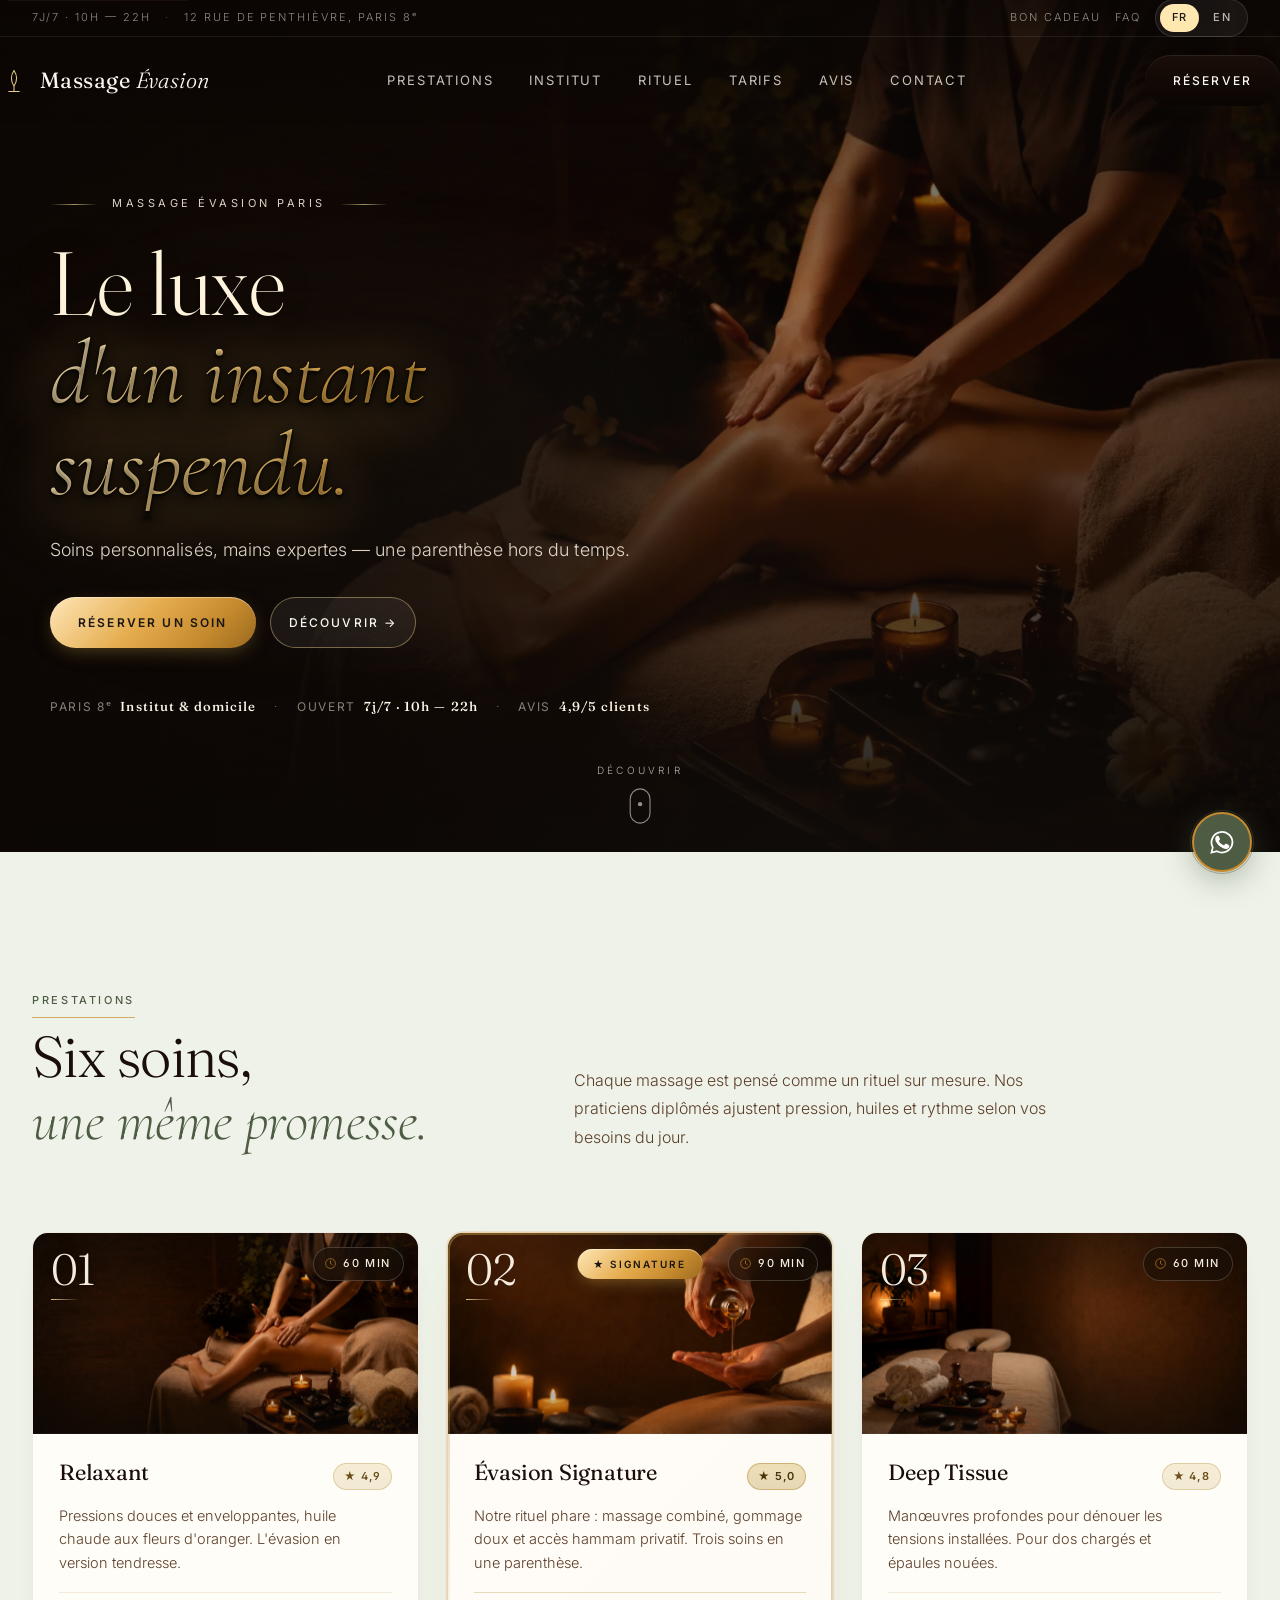
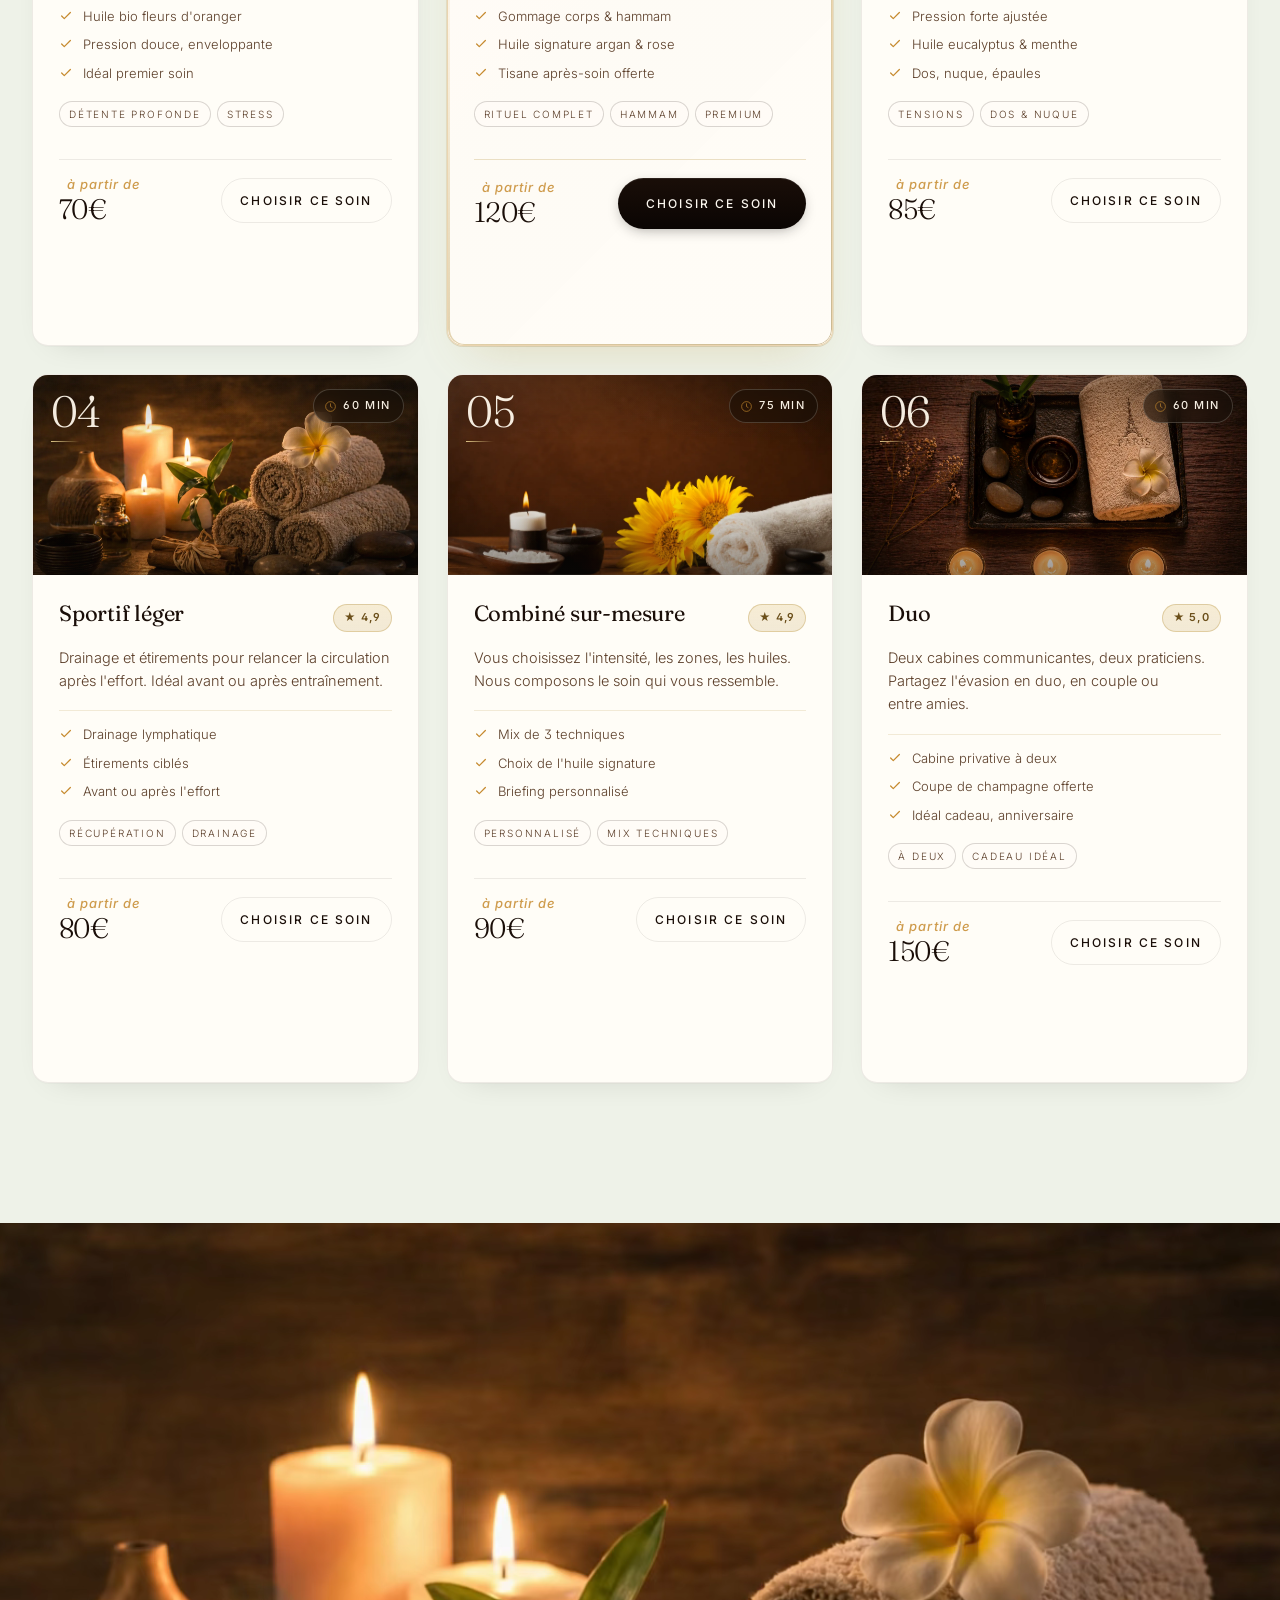
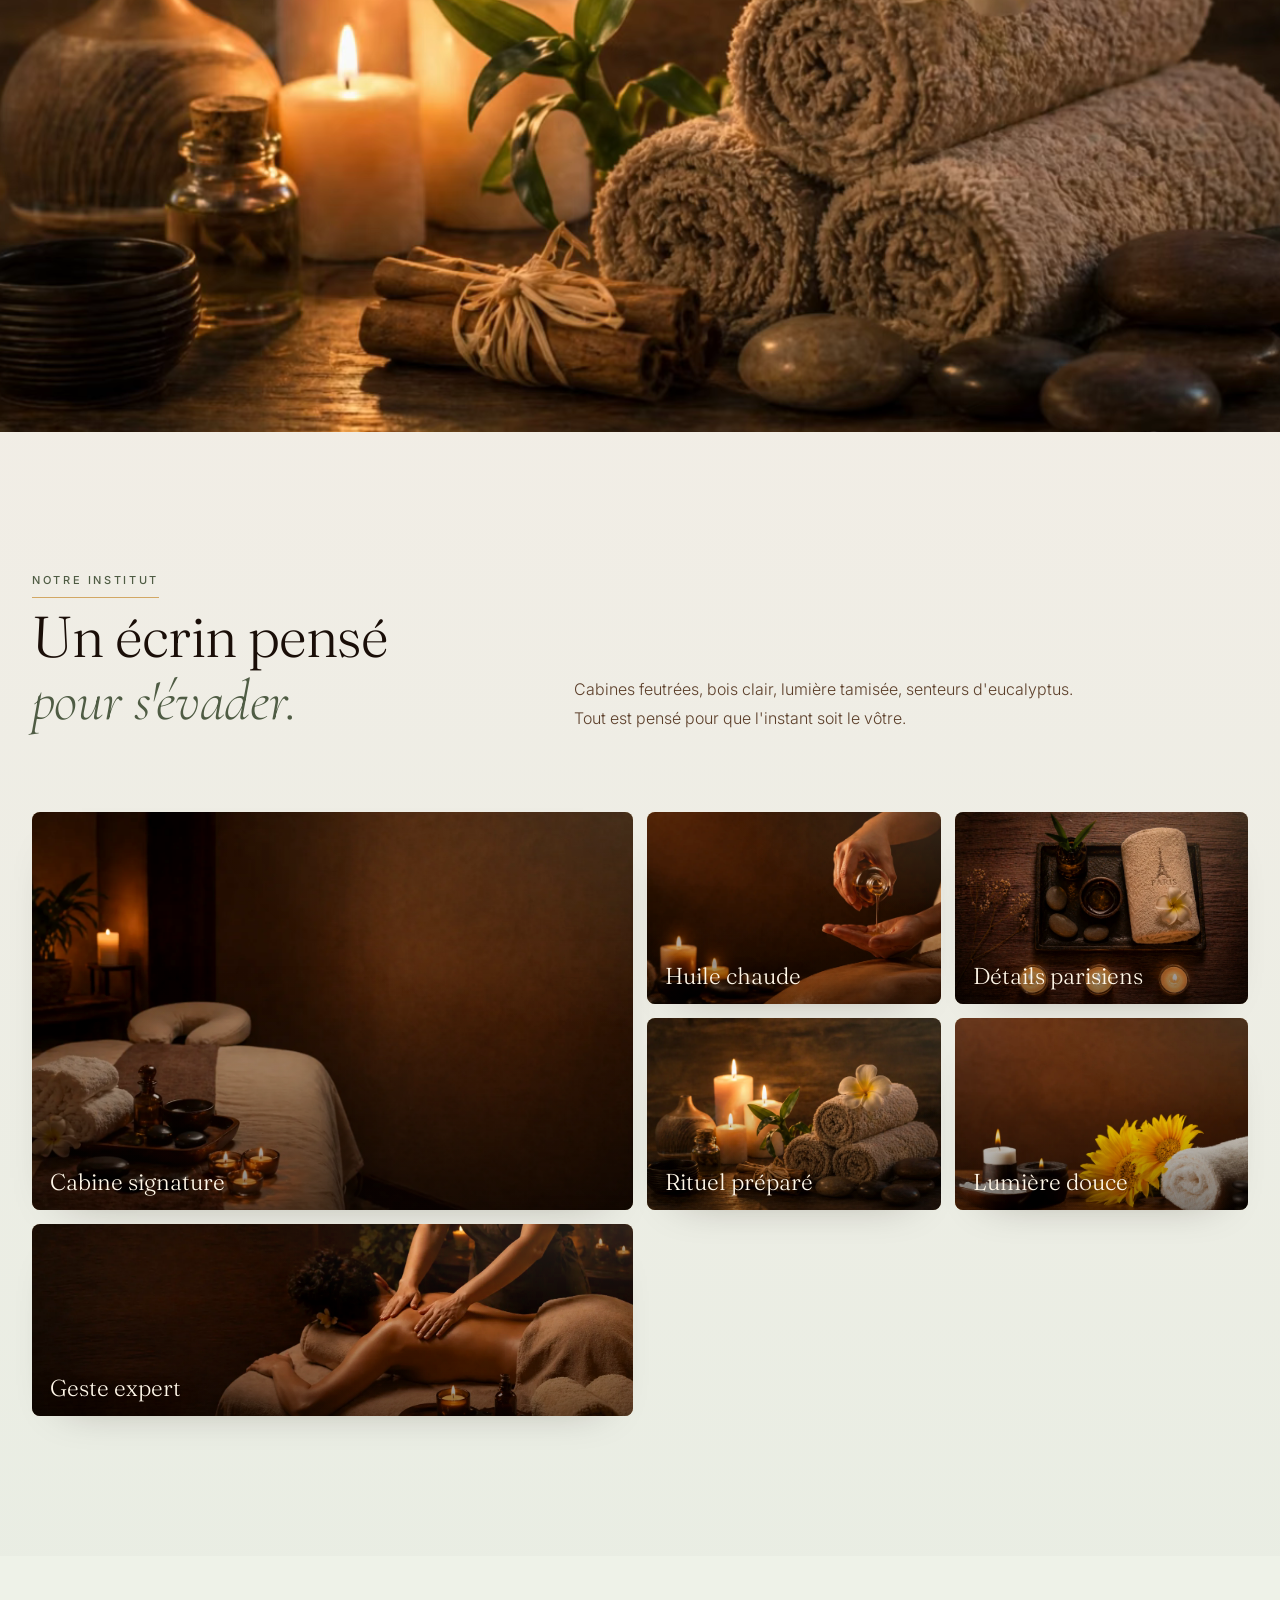
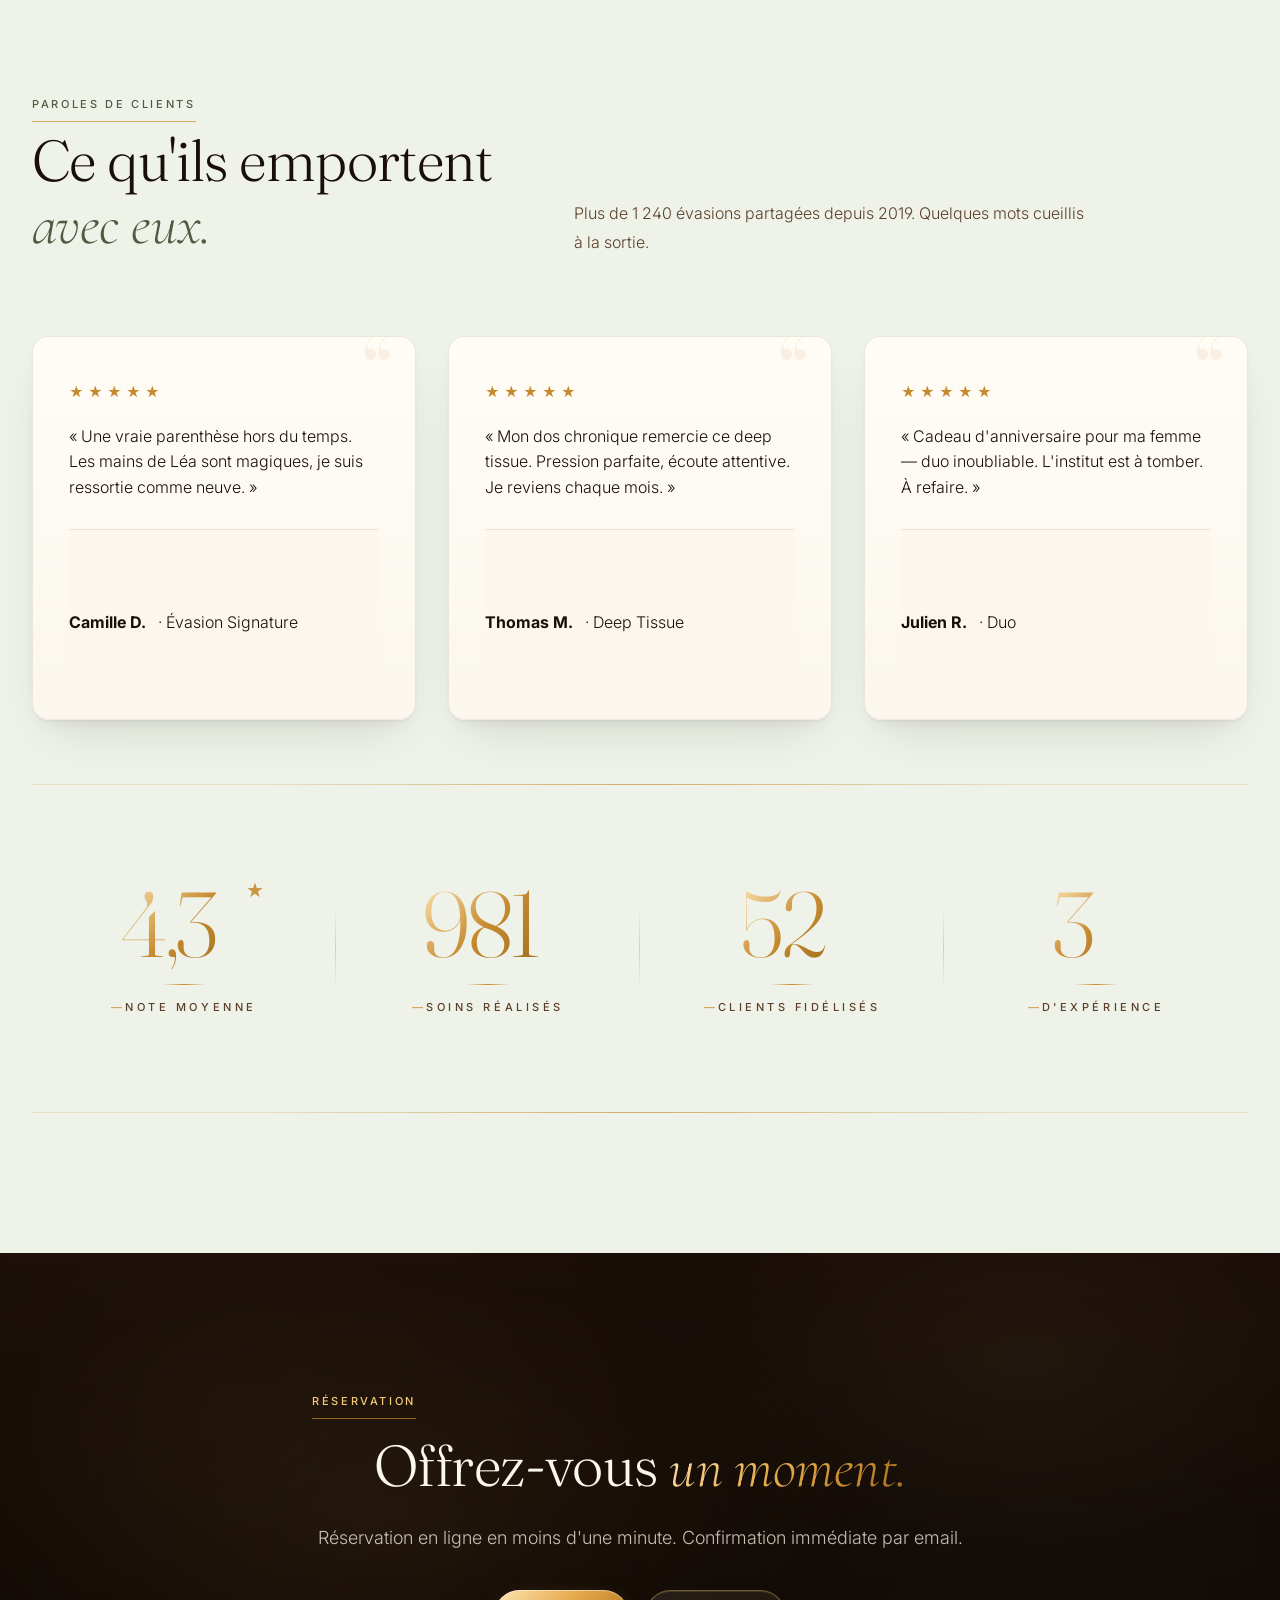
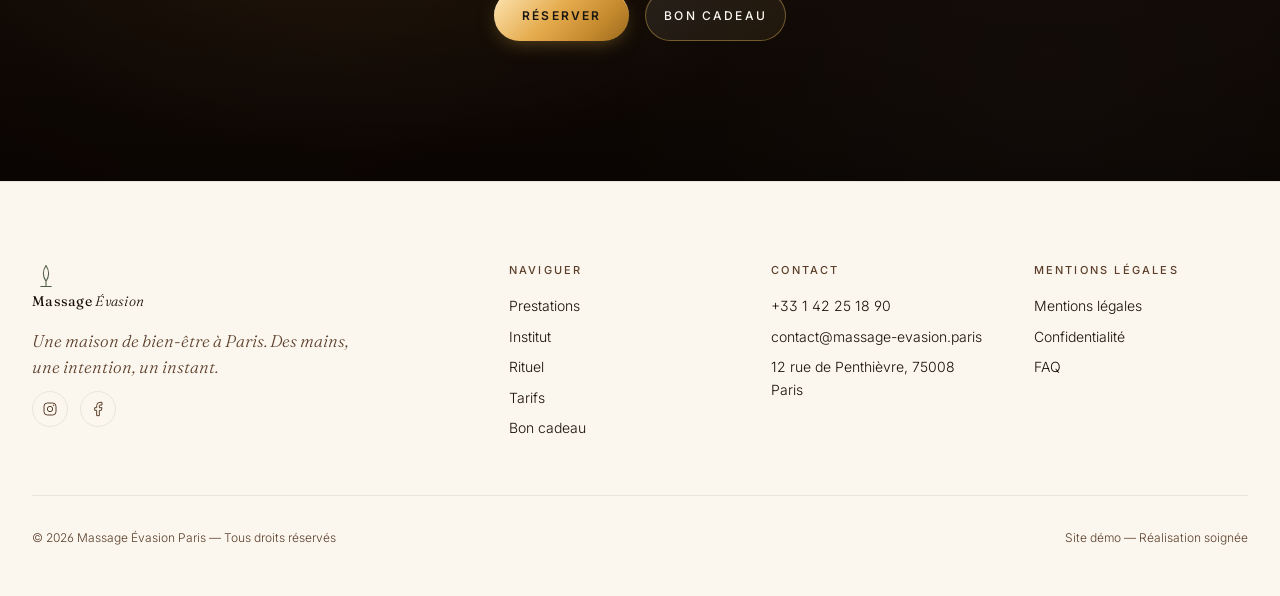
<file: index.html>
<!DOCTYPE html>
<html lang="fr" data-palette="sage" data-typo="editorial" data-btn="pill">
<head>
<meta charset="UTF-8" />
<meta name="viewport" content="width=device-width, initial-scale=1, viewport-fit=cover" />
<meta name="theme-color" content="#FBF8F3" />
<title>Massage Évasion Paris 8e — Institut bien-être & domicile</title>
<meta name="description" content="Institut de massage haut de gamme à Paris 8ᵉ. Soins personnalisés, ambiance feutrée, mains expertes. À domicile ou en cabine, 7j/7 de 10h à 22h." />
<meta name="author" content="Massage Évasion Paris" />
<link rel="canonical" href="https://massage-evasion.paris/" />
<link rel="alternate" hreflang="fr" href="https://massage-evasion.paris/" />
<link rel="alternate" hreflang="en" href="https://massage-evasion.paris/?lang=en" />

<!-- Open Graph -->
<meta property="og:type" content="website" />
<meta property="og:url" content="https://massage-evasion.paris/" />
<meta property="og:title" content="Massage Évasion Paris — Maison de bien-être" />
<meta property="og:description" content="Votre parenthèse de sérénité au cœur de Paris. Soins personnalisés, mains expertes." />
<meta property="og:image" content="https://massage-evasion.paris/assets/images/og-cover.jpg" />
<meta property="og:locale" content="fr_FR" />
<meta property="og:locale:alternate" content="en_US" />

<!-- Twitter -->
<meta name="twitter:card" content="summary_large_image" />
<meta name="twitter:title" content="Massage Évasion Paris" />
<meta name="twitter:description" content="Maison de bien-être à Paris 8ᵉ. Soins personnalisés, mains expertes." />
<meta name="twitter:image" content="https://massage-evasion.paris/assets/images/og-cover.jpg" />

<!-- Manifest & Icons -->
<link rel="manifest" href="manifest.webmanifest" />
<link rel="icon" type="image/svg+xml" href="assets/images/favicon.svg" />

<!-- Fonts (chargement non-bloquant avec print->all swap) -->
<link rel="preconnect" href="https://fonts.googleapis.com" />
<link rel="preconnect" href="https://fonts.gstatic.com" crossorigin />
<link rel="preload" as="style" href="https://fonts.googleapis.com/css2?family=Cormorant+Garamond:ital,wght@0,400;1,400&family=Fraunces:opsz,wght@9..144,400;9..144,500&family=Inter:wght@400;500;600&display=swap" />
<link rel="stylesheet" media="print" onload="this.media='all'" href="https://fonts.googleapis.com/css2?family=Cormorant+Garamond:ital,wght@0,400;1,400&family=Fraunces:opsz,wght@9..144,400;9..144,500&family=Inter:wght@400;500;600&display=swap" />
<noscript><link rel="stylesheet" href="https://fonts.googleapis.com/css2?family=Cormorant+Garamond:ital,wght@0,400;1,400&family=Fraunces:opsz,wght@9..144,400;9..144,500&family=Inter:wght@400;500;600&display=swap" /></noscript>

<!-- Styles -->
<link rel="stylesheet" href="assets/css/bundle.min.css?v=3" />
<!-- Schema.org JSON-LD -->
<script type="application/ld+json">
{
  "@context": "https://schema.org",
  "@type": ["HealthAndBeautyBusiness", "DaySpa", "LocalBusiness"],
  "name": "Massage Évasion Paris",
  "image": "https://massage-evasion.paris/assets/images/og-cover.jpg",
  "url": "https://massage-evasion.paris",
  "telephone": "+33 1 42 25 18 90",
  "priceRange": "€€",
  "address": {
    "@type": "PostalAddress",
    "streetAddress": "12 rue de Penthièvre",
    "addressLocality": "Paris",
    "postalCode": "75008",
    "addressCountry": "FR"
  },
  "geo": { "@type": "GeoCoordinates", "latitude": 48.8736, "longitude": 2.3137 },
  "openingHoursSpecification": [{
    "@type": "OpeningHoursSpecification",
    "dayOfWeek": ["Monday","Tuesday","Wednesday","Thursday","Friday","Saturday","Sunday"],
    "opens": "10:00", "closes": "22:00"
  }],
  "aggregateRating": { "@type": "AggregateRating", "ratingValue": "4.9", "reviewCount": "127" },
  "sameAs": ["https://www.instagram.com/massage.evasion.paris"]
}
</script>
</head>
<body>

<a href="#main" class="skip-link">Aller au contenu</a>

<!-- ============== NAV (2 rangées) ============== -->
<header class="nav" id="nav">

  <!-- Rangée 1 : utilitaire fine -->
  <div class="nav-utility">
    <div class="wrap nav-utility-inner">
      <div class="nav-utility-left">
        <span data-i18n="util.hours">7j/7 · 10h — 22h</span>
        <span class="sep">·</span>
        <span data-i18n="util.address">12 rue de Penthièvre, Paris 8ᵉ</span>
      </div>
      <div class="nav-utility-right">
        <a href="bon-cadeau.html" data-i18n="util.gift">Bon cadeau</a>
        <a href="faq.html" data-i18n="util.faq">FAQ</a>
        <div class="lang" role="group" aria-label="Langue">
          <button data-lang="fr" class="on" aria-pressed="true">FR</button>
          <button data-lang="en" aria-pressed="false">EN</button>
        </div>
      </div>
    </div>
  </div>

  <!-- Rangée 2 : nav principale -->
  <div class="wrap nav-inner">
    <a href="index.html" class="brand" aria-label="Massage Évasion Paris">
      <span class="brand-mark" aria-hidden="true">
        <svg viewBox="0 0 32 32" fill="none" xmlns="http://www.w3.org/2000/svg">
          <path d="M16 4c-4 6-4 12 0 18M16 4c4 6 4 12 0 18M16 22v6M10 28h12" stroke="currentColor" stroke-width="1.2" stroke-linecap="round" />
        </svg>
      </span>
      <span>Massage <em>Évasion</em></span>
    </a>

    <nav class="nav-links" aria-label="Navigation principale">
      <a href="prestations.html" data-i18n="nav.presta">Prestations</a>
      <a href="institut.html" data-i18n="nav.institut">Institut</a>
      <a href="rituel.html" data-i18n="nav.rituel">Rituel</a>
      <a href="tarifs.html" data-i18n="nav.tarifs">Tarifs</a>
      <a href="avis.html" data-i18n="nav.avis">Avis</a>
      <a href="contact.html" data-i18n="nav.contact">Contact</a>
    </nav>

    <div style="display:flex;gap:14px;align-items:center;">
      <a href="reservation.html" class="btn btn-primary btn-sm" data-i18n="nav.book">Réserver</a>
      <button class="burger" aria-label="Menu" aria-expanded="false" aria-controls="nav-mobile">
        <span></span><span></span><span></span>
      </button>
    </div>
  </div>

  <nav class="nav-mobile" id="nav-mobile" aria-label="Menu mobile">
    <a href="index.html" data-i18n="nav.home">Accueil</a>
    <a href="prestations.html" data-i18n="nav.presta">Prestations</a>
    <a href="institut.html" data-i18n="nav.institut">Institut</a>
    <a href="rituel.html" data-i18n="nav.rituel">Rituel</a>
    <a href="tarifs.html" data-i18n="nav.tarifs">Tarifs</a>
    <a href="avis.html" data-i18n="nav.avis">Avis</a>
    <a href="faq.html" data-i18n="nav.faq">FAQ</a>
    <a href="contact.html" data-i18n="nav.contact">Contact</a>
    <a href="reservation.html" class="btn btn-primary nav-mobile-cta" data-i18n="nav.book">Réserver</a>
  </nav>
</header>

<main id="main">

<!-- ============== HERO CINEMATIC ============== -->
<section class="hero-cine" aria-label="Hero cinématique">
  <div class="hero-cine-media" aria-hidden="true">
    <img class="hero-cine-fallback"
         src="assets/images/photos/massage-leg.webp"
         alt=""
         fetchpriority="high"
         decoding="async" />
    <video class="hero-cine-video"
           autoplay muted loop playsinline preload="metadata"
           poster="assets/images/photos/massage-leg.webp">
      <source src="assets/video/hero.webm" type="video/webm" />
      <source src="assets/video/hero.mp4" type="video/mp4" />
    </video>
  </div>
  <div class="hero-cine-veil" aria-hidden="true"></div>
  <div class="hero-cine-grain" aria-hidden="true"></div>

  <div class="hero-cine-inner">
    <div class="hero-cine-eyebrow fade-up">
      <span class="hairline" aria-hidden="true"></span>
      <span data-i18n="hero.eyebrow">Massage Évasion Paris</span>
      <span class="hairline" aria-hidden="true"></span>
    </div>

    <h1 class="hero-cine-title fade-up d1">
      <span class="line" data-i18n="hero.h1a">Le luxe</span>
      <span class="line italic" data-i18n="hero.h1b">d'un instant</span>
      <span class="line italic" data-i18n="hero.h1c">suspendu.</span>
    </h1>

    <p class="hero-cine-lead fade-up d2" data-i18n="hero.lead">
      Soins personnalisés, mains expertes — une parenthèse hors du temps.
    </p>

    <div class="hero-cine-ctas fade-up d3">
      <a href="reservation.html" class="btn btn-gold" data-i18n="hero.cta1">Réserver un soin</a>
      <a href="prestations.html" class="btn btn-ghost" data-i18n="hero.cta2">Découvrir →</a>
    </div>

    <div class="hero-cine-meta fade-up d4" aria-label="Informations clés">
      <div><span data-i18n="hero.meta1">Paris 8ᵉ</span><strong data-i18n="hero.meta1b">Institut & domicile</strong></div>
      <span class="dot" aria-hidden="true">·</span>
      <div><span data-i18n="hero.meta2">Ouvert</span><strong data-i18n="hero.meta2b">7j/7 · 10h — 22h</strong></div>
      <span class="dot" aria-hidden="true">·</span>
      <div><span data-i18n="hero.meta3">Avis</span><strong data-i18n="hero.meta3b">4,9/5 clients</strong></div>
    </div>
  </div>

  <a href="#prestations" class="hero-cine-scroll" aria-label="Découvrir">
    <span data-i18n="hero.scroll">Découvrir</span>
    <svg width="22" height="36" viewBox="0 0 24 40" fill="none" aria-hidden="true" style="width:22px;height:36px;display:block;">
      <rect x="1" y="1" width="22" height="38" rx="11" stroke="currentColor" stroke-width="1.2"/>
      <circle cx="12" cy="10" r="2.4" fill="currentColor">
        <animate attributeName="cy" values="10;26;10" dur="2.4s" repeatCount="indefinite"/>
      </circle>
    </svg>
  </a>
</section>

<!-- ============== PRESTATIONS ============== -->
<section id="prestations" class="section bg-soft">
  <div class="wrap">
    <header class="section-head">
      <div>
        <div class="section-label fade-up"><span class="under" data-i18n="presta.label">Prestations</span></div>
        <h2 class="section-title fade-up d1">
          <span data-i18n="presta.title1">Six soins,</span><br />
          <em data-i18n="presta.title2">une même promesse.</em>
        </h2>
      </div>
      <p class="section-desc fade-up d2" data-i18n="presta.desc">
        Chaque massage est pensé comme un rituel sur mesure. Nos praticiens diplômés ajustent pression, huiles et rythme selon vos besoins du jour.
      </p>
    </header>

    <div class="presta-grid">
      <article class="presta-card fade-up">
        <div class="presta-img">
          <img src="assets/images/photos/massage-leg.webp" alt="Massage relaxant à la lueur des bougies" loading="lazy" />
          <span class="presta-num">01</span>
          <span class="presta-duration"><svg viewBox="0 0 24 24" fill="none" aria-hidden="true"><circle cx="12" cy="12" r="9" stroke="currentColor" stroke-width="1.2"/><path d="M12 7v5l3 2" stroke="currentColor" stroke-width="1.2" stroke-linecap="round"/></svg>60 min</span>
        </div>
        <div class="presta-body">
          <div class="presta-headline">
            <h3 data-i18n="p1.title">Relaxant</h3>
            <span class="presta-rate">★ 4,9</span>
          </div>
          <p data-i18n="p1.desc">Pressions douces et enveloppantes, huile chaude aux fleurs d'oranger.</p>
          <ul class="presta-features">
            <li><svg viewBox="0 0 16 16" aria-hidden="true"><path d="M3 8l3 3 7-7" stroke="currentColor" stroke-width="1.4" fill="none" stroke-linecap="round" stroke-linejoin="round"/></svg>Huile bio fleurs d'oranger</li>
            <li><svg viewBox="0 0 16 16" aria-hidden="true"><path d="M3 8l3 3 7-7" stroke="currentColor" stroke-width="1.4" fill="none" stroke-linecap="round" stroke-linejoin="round"/></svg>Pression douce, enveloppante</li>
            <li><svg viewBox="0 0 16 16" aria-hidden="true"><path d="M3 8l3 3 7-7" stroke="currentColor" stroke-width="1.4" fill="none" stroke-linecap="round" stroke-linejoin="round"/></svg>Idéal premier soin</li>
          </ul>
          <div class="presta-tags"><span data-i18n="p1.t1">Détente profonde</span><span data-i18n="p1.t2">Stress</span></div>
          <div class="presta-foot">
            <div class="presta-price"><small class="presta-from">à partir de</small>70€</div>
            <a href="reservation.html?service=relaxant" class="btn btn-ghost btn-sm" data-i18n="presta.choose">Choisir →</a>
          </div>
        </div>
      </article>

      <article class="presta-card featured fade-up d1">
        <span class="presta-ribbon">★ Signature</span>
        <div class="presta-img">
          <img src="assets/images/photos/oil-pour.webp" alt="Rituel signature avec huile chaude" loading="lazy" />
          <span class="presta-num">02</span>
          <span class="presta-duration"><svg viewBox="0 0 24 24" fill="none" aria-hidden="true"><circle cx="12" cy="12" r="9" stroke="currentColor" stroke-width="1.2"/><path d="M12 7v5l3 2" stroke="currentColor" stroke-width="1.2" stroke-linecap="round"/></svg>90 min</span>
        </div>
        <div class="presta-body">
          <div class="presta-headline">
            <h3 data-i18n="p2.title">Évasion Signature</h3>
            <span class="presta-rate">★ 5,0</span>
          </div>
          <p data-i18n="p2.desc">Rituel phare : massage combiné, gommage doux et accès hammam privatif.</p>
          <ul class="presta-features">
            <li><svg viewBox="0 0 16 16" aria-hidden="true"><path d="M3 8l3 3 7-7" stroke="currentColor" stroke-width="1.4" fill="none" stroke-linecap="round" stroke-linejoin="round"/></svg>Gommage corps & hammam</li>
            <li><svg viewBox="0 0 16 16" aria-hidden="true"><path d="M3 8l3 3 7-7" stroke="currentColor" stroke-width="1.4" fill="none" stroke-linecap="round" stroke-linejoin="round"/></svg>Huile signature argan & rose</li>
            <li><svg viewBox="0 0 16 16" aria-hidden="true"><path d="M3 8l3 3 7-7" stroke="currentColor" stroke-width="1.4" fill="none" stroke-linecap="round" stroke-linejoin="round"/></svg>Tisane après-soin offerte</li>
          </ul>
          <div class="presta-tags"><span data-i18n="p2.t1">Rituel complet</span><span data-i18n="p2.t2">Hammam</span><span data-i18n="p2.t3">Premium</span></div>
          <div class="presta-foot">
            <div class="presta-price"><small class="presta-from">à partir de</small>120€</div>
            <a href="reservation.html?service=signature" class="btn btn-primary btn-sm" data-i18n="presta.choose">Choisir →</a>
          </div>
        </div>
      </article>

      <article class="presta-card fade-up d2">
        <div class="presta-img">
          <img src="assets/images/photos/spa-room.webp" alt="Cabine spa intimiste" loading="lazy" />
          <span class="presta-num">03</span>
          <span class="presta-duration"><svg viewBox="0 0 24 24" fill="none" aria-hidden="true"><circle cx="12" cy="12" r="9" stroke="currentColor" stroke-width="1.2"/><path d="M12 7v5l3 2" stroke="currentColor" stroke-width="1.2" stroke-linecap="round"/></svg>60 min</span>
        </div>
        <div class="presta-body">
          <div class="presta-headline">
            <h3 data-i18n="p3.title">Deep Tissue</h3>
            <span class="presta-rate">★ 4,8</span>
          </div>
          <p data-i18n="p3.desc">Manœuvres profondes pour dénouer les tensions installées.</p>
          <ul class="presta-features">
            <li><svg viewBox="0 0 16 16" aria-hidden="true"><path d="M3 8l3 3 7-7" stroke="currentColor" stroke-width="1.4" fill="none" stroke-linecap="round" stroke-linejoin="round"/></svg>Pression forte ajustée</li>
            <li><svg viewBox="0 0 16 16" aria-hidden="true"><path d="M3 8l3 3 7-7" stroke="currentColor" stroke-width="1.4" fill="none" stroke-linecap="round" stroke-linejoin="round"/></svg>Huile eucalyptus & menthe</li>
            <li><svg viewBox="0 0 16 16" aria-hidden="true"><path d="M3 8l3 3 7-7" stroke="currentColor" stroke-width="1.4" fill="none" stroke-linecap="round" stroke-linejoin="round"/></svg>Dos, nuque, épaules</li>
          </ul>
          <div class="presta-tags"><span data-i18n="p3.t1">Tensions</span><span data-i18n="p3.t2">Dos & nuque</span></div>
          <div class="presta-foot">
            <div class="presta-price"><small class="presta-from">à partir de</small>85€</div>
            <a href="reservation.html?service=deep" class="btn btn-ghost btn-sm" data-i18n="presta.choose">Choisir →</a>
          </div>
        </div>
      </article>

      <article class="presta-card fade-up">
        <div class="presta-img">
          <img src="assets/images/photos/towels-candles.webp" alt="Soin sportif léger" loading="lazy" />
          <span class="presta-num">04</span>
          <span class="presta-duration"><svg viewBox="0 0 24 24" fill="none" aria-hidden="true"><circle cx="12" cy="12" r="9" stroke="currentColor" stroke-width="1.2"/><path d="M12 7v5l3 2" stroke="currentColor" stroke-width="1.2" stroke-linecap="round"/></svg>60 min</span>
        </div>
        <div class="presta-body">
          <div class="presta-headline">
            <h3 data-i18n="p4.title">Sportif léger</h3>
            <span class="presta-rate">★ 4,9</span>
          </div>
          <p data-i18n="p4.desc">Drainage et étirements pour relancer la circulation après l'effort.</p>
          <ul class="presta-features">
            <li><svg viewBox="0 0 16 16" aria-hidden="true"><path d="M3 8l3 3 7-7" stroke="currentColor" stroke-width="1.4" fill="none" stroke-linecap="round" stroke-linejoin="round"/></svg>Drainage lymphatique</li>
            <li><svg viewBox="0 0 16 16" aria-hidden="true"><path d="M3 8l3 3 7-7" stroke="currentColor" stroke-width="1.4" fill="none" stroke-linecap="round" stroke-linejoin="round"/></svg>Étirements ciblés</li>
            <li><svg viewBox="0 0 16 16" aria-hidden="true"><path d="M3 8l3 3 7-7" stroke="currentColor" stroke-width="1.4" fill="none" stroke-linecap="round" stroke-linejoin="round"/></svg>Avant ou après l'effort</li>
          </ul>
          <div class="presta-tags"><span data-i18n="p4.t1">Récupération</span><span data-i18n="p4.t2">Drainage</span></div>
          <div class="presta-foot">
            <div class="presta-price"><small class="presta-from">à partir de</small>80€</div>
            <a href="reservation.html?service=sportif" class="btn btn-ghost btn-sm" data-i18n="presta.choose">Choisir →</a>
          </div>
        </div>
      </article>

      <article class="presta-card fade-up d1">
        <div class="presta-img">
          <img src="assets/images/photos/sunflower-towel.webp" alt="Soin combiné sur-mesure" loading="lazy" />
          <span class="presta-num">05</span>
          <span class="presta-duration"><svg viewBox="0 0 24 24" fill="none" aria-hidden="true"><circle cx="12" cy="12" r="9" stroke="currentColor" stroke-width="1.2"/><path d="M12 7v5l3 2" stroke="currentColor" stroke-width="1.2" stroke-linecap="round"/></svg>75 min</span>
        </div>
        <div class="presta-body">
          <div class="presta-headline">
            <h3 data-i18n="p5.title">Combiné sur-mesure</h3>
            <span class="presta-rate">★ 4,9</span>
          </div>
          <p data-i18n="p5.desc">Vous choisissez l'intensité, les zones, les huiles. Nous composons.</p>
          <ul class="presta-features">
            <li><svg viewBox="0 0 16 16" aria-hidden="true"><path d="M3 8l3 3 7-7" stroke="currentColor" stroke-width="1.4" fill="none" stroke-linecap="round" stroke-linejoin="round"/></svg>Mix de 3 techniques</li>
            <li><svg viewBox="0 0 16 16" aria-hidden="true"><path d="M3 8l3 3 7-7" stroke="currentColor" stroke-width="1.4" fill="none" stroke-linecap="round" stroke-linejoin="round"/></svg>Choix de l'huile signature</li>
            <li><svg viewBox="0 0 16 16" aria-hidden="true"><path d="M3 8l3 3 7-7" stroke="currentColor" stroke-width="1.4" fill="none" stroke-linecap="round" stroke-linejoin="round"/></svg>Briefing personnalisé</li>
          </ul>
          <div class="presta-tags"><span data-i18n="p5.t1">Personnalisé</span><span data-i18n="p5.t2">Mix techniques</span></div>
          <div class="presta-foot">
            <div class="presta-price"><small class="presta-from">à partir de</small>90€</div>
            <a href="reservation.html?service=combine" class="btn btn-ghost btn-sm" data-i18n="presta.choose">Choisir →</a>
          </div>
        </div>
      </article>

      <article class="presta-card fade-up d2">
        <div class="presta-img">
          <img src="assets/images/photos/paris-tray.webp" alt="Soin duo en cabine privative" loading="lazy" />
          <span class="presta-num">06</span>
          <span class="presta-duration"><svg viewBox="0 0 24 24" fill="none" aria-hidden="true"><circle cx="12" cy="12" r="9" stroke="currentColor" stroke-width="1.2"/><path d="M12 7v5l3 2" stroke="currentColor" stroke-width="1.2" stroke-linecap="round"/></svg>60 min</span>
        </div>
        <div class="presta-body">
          <div class="presta-headline">
            <h3 data-i18n="p6.title">Duo</h3>
            <span class="presta-rate">★ 5,0</span>
          </div>
          <p data-i18n="p6.desc">Deux cabines communicantes, deux praticiens. Partagez l'évasion.</p>
          <ul class="presta-features">
            <li><svg viewBox="0 0 16 16" aria-hidden="true"><path d="M3 8l3 3 7-7" stroke="currentColor" stroke-width="1.4" fill="none" stroke-linecap="round" stroke-linejoin="round"/></svg>Cabine privative à deux</li>
            <li><svg viewBox="0 0 16 16" aria-hidden="true"><path d="M3 8l3 3 7-7" stroke="currentColor" stroke-width="1.4" fill="none" stroke-linecap="round" stroke-linejoin="round"/></svg>Coupe de champagne offerte</li>
            <li><svg viewBox="0 0 16 16" aria-hidden="true"><path d="M3 8l3 3 7-7" stroke="currentColor" stroke-width="1.4" fill="none" stroke-linecap="round" stroke-linejoin="round"/></svg>Idéal cadeau, anniversaire</li>
          </ul>
          <div class="presta-tags"><span data-i18n="p6.t1">À deux</span><span data-i18n="p6.t2">Cadeau idéal</span></div>
          <div class="presta-foot">
            <div class="presta-price"><small class="presta-from">à partir de</small>150€</div>
            <a href="reservation.html?service=duo" class="btn btn-ghost btn-sm" data-i18n="presta.choose">Choisir →</a>
          </div>
        </div>
      </article>
    </div>
  </div>
</section>

<!-- ============== BAND CINEMATIC — Le geste juste ============== -->
<section class="cine-band" aria-label="Moment cinématique">
  <div class="cine-band-media">
    <video class="cine-band-video"
           autoplay muted loop playsinline preload="none"
           poster="assets/images/photos/oil-pour.webp">
      <source src="assets/video/ritual-closeup.webm" type="video/webm" />
      <source src="assets/video/ritual-closeup.mp4" type="video/mp4" />
    </video>
    <div class="cine-band-veil" aria-hidden="true"></div>
    <div class="cine-band-grain" aria-hidden="true"></div>
  </div>

  <div class="cine-band-inner wrap">
    <div class="cine-band-eyebrow fade-up">
      <span class="hairline"></span>
      <span data-i18n="cine.eyebrow">Le geste juste</span>
      <span class="hairline"></span>
    </div>
    <blockquote class="cine-band-quote fade-up d1">
      <span data-i18n="cine.q1">Chaque pression,</span>
      <em data-i18n="cine.q2">une intention.</em>
    </blockquote>
    <p class="cine-band-caption fade-up d2" data-i18n="cine.caption">
      Huiles tièdes, pressions calibrées, silences choisis. Le soin commence avant même d'entrer en cabine.
    </p>
    <div class="cine-band-meta fade-up d3">
      <span data-i18n="cine.m1">Huiles bio</span>
      <span class="dot">·</span>
      <span data-i18n="cine.m2">Praticiens diplômés</span>
      <span class="dot">·</span>
      <span data-i18n="cine.m3">Rituel sur mesure</span>
    </div>
  </div>
</section>

<!-- ============== GALERIE PHOTO ============== -->
<section id="galerie" class="section gallery-section" aria-label="Galerie photo">
  <div class="wrap">
    <header class="section-head">
      <div>
        <div class="section-label fade-up"><span class="under" data-i18n="gal.label">Notre institut</span></div>
        <h2 class="section-title fade-up d1">
          <span data-i18n="gal.title1">Un écrin pensé</span><br />
          <em data-i18n="gal.title2">pour s'évader.</em>
        </h2>
      </div>
      <p class="section-desc fade-up d2" data-i18n="gal.desc">
        Cabines feutrées, bois clair, lumière tamisée, senteurs d'eucalyptus. Tout est pensé pour que l'instant soit le vôtre.
      </p>
    </header>

    <div class="gallery-showcase">
      <figure class="gallery-tile gallery-tile-hero fade-up">
        <img src="assets/images/photos/spa-room.webp" alt="Cabine de massage feutrée avec bougies" loading="lazy" />
        <figcaption data-i18n="gal.c1">Cabine signature</figcaption>
      </figure>
      <figure class="gallery-tile fade-up d1">
        <img src="assets/images/photos/oil-pour.webp" alt="Huile chaude versée avant un soin" loading="lazy" />
        <figcaption data-i18n="gal.c2">Huile chaude</figcaption>
      </figure>
      <figure class="gallery-tile fade-up d2">
        <img src="assets/images/photos/paris-tray.webp" alt="Plateau spa avec serviette brodée Paris" loading="lazy" />
        <figcaption data-i18n="gal.c3">Détails parisiens</figcaption>
      </figure>
      <figure class="gallery-tile fade-up">
        <img src="assets/images/photos/towels-candles.webp" alt="Serviettes roulées, bougies et pierres chaudes" loading="lazy" />
        <figcaption data-i18n="gal.c4">Rituel préparé</figcaption>
      </figure>
      <figure class="gallery-tile fade-up d1">
        <img src="assets/images/photos/sunflower-towel.webp" alt="Serviette blanche, tournesols et bougies" loading="lazy" />
        <figcaption data-i18n="gal.c5">Lumière douce</figcaption>
      </figure>
      <figure class="gallery-tile gallery-tile-wide fade-up d2">
        <img src="assets/images/photos/massage-leg.webp" alt="Massage relaxant dans une cabine chaleureuse" loading="lazy" />
        <figcaption data-i18n="gal.c6">Geste expert</figcaption>
      </figure>
    </div>
  </div>
</section>

<!-- ============== AVIS ============== -->
<section class="section bg-soft">
  <div class="wrap">
    <header class="section-head">
      <div>
        <div class="section-label fade-up"><span class="under" data-i18n="rv.label">Paroles de clients</span></div>
        <h2 class="section-title fade-up d1">
          <span data-i18n="rv.title1">Ce qu'ils emportent</span><br />
          <em data-i18n="rv.title2">avec eux.</em>
        </h2>
      </div>
      <p class="section-desc fade-up d2" data-i18n="rv.desc">
        Plus de 1 240 évasions partagées depuis 2019. Quelques mots cueillis à la sortie.
      </p>
    </header>

    <div class="reviews-grid">
      <article class="review fade-up">
        <div class="review-stars">★★★★★</div>
        <blockquote>« Une vraie parenthèse hors du temps. Les mains de Léa sont magiques, je suis ressortie comme neuve. »</blockquote>
        <footer class="review-author"><strong>Camille D.</strong><span>· Évasion Signature</span></footer>
      </article>
      <article class="review fade-up d1">
        <div class="review-stars">★★★★★</div>
        <blockquote>« Mon dos chronique remercie ce deep tissue. Pression parfaite, écoute attentive. Je reviens chaque mois. »</blockquote>
        <footer class="review-author"><strong>Thomas M.</strong><span>· Deep Tissue</span></footer>
      </article>
      <article class="review fade-up d2">
        <div class="review-stars">★★★★★</div>
        <blockquote>« Cadeau d'anniversaire pour ma femme — duo inoubliable. L'institut est à tomber. À refaire. »</blockquote>
        <footer class="review-author"><strong>Julien R.</strong><span>· Duo</span></footer>
      </article>
    </div>

    <div class="reviews-summary stats-counter fade-up d3">
      <div class="rs-item"><div class="rs-num" data-target="4.9" data-decimals="1" data-decimal-sep=","><span class="rs-num-value">0</span><small>/5</small></div><div class="rs-label" data-i18n="rs.l1">Note moyenne</div></div>
      <div class="rs-item"><div class="rs-num" data-target="1240" data-thousand-sep=" "><span class="rs-num-value">0</span><small>+</small></div><div class="rs-label" data-i18n="rs.l2">Soins réalisés</div></div>
      <div class="rs-item"><div class="rs-num" data-target="87"><span class="rs-num-value">0</span><small>%</small></div><div class="rs-label" data-i18n="rs.l3">Clients fidélisés</div></div>
      <div class="rs-item"><div class="rs-num" data-target="7"><span class="rs-num-value">0</span><small>ans</small></div><div class="rs-label" data-i18n="rs.l4">D'expérience</div></div>
    </div>
  </div>
</section>

<!-- ============== CTA RÉSERVATION ============== -->
<section class="section bg-ink booking-photo-cta">
  <div class="wrap" style="text-align:center;max-width:720px;">
    <div class="section-label fade-up"><span class="under" data-i18n="bk.label">Réservation</span></div>
    <h2 class="section-title fade-up d1" style="margin-top:24px;">
      <span data-i18n="bk.title1">Offrez-vous</span> <em data-i18n="bk.title2">un moment.</em>
    </h2>
    <p class="fade-up d2" style="margin:24px 0 36px;font-size:18px;line-height:1.7;" data-i18n="bk.desc">
      Réservation en ligne en moins d'une minute. Confirmation immédiate par email.
    </p>
    <div class="fade-up d3" style="display:flex;gap:16px;justify-content:center;flex-wrap:wrap;">
      <a href="reservation.html" class="btn btn-gold" data-i18n="nav.book">Réserver</a>
      <a href="bon-cadeau.html" class="btn btn-ghost" data-i18n="nav.bon">Bon cadeau</a>
    </div>
  </div>
</section>

</main>

<!-- ============== FOOTER ============== -->
<footer>
  <div class="wrap">
    <div class="footer-top">
      <div class="footer-col">
        <a href="index.html" class="brand"><span class="brand-mark"><svg viewBox="0 0 32 32" fill="none"><path d="M16 4c-4 6-4 12 0 18M16 4c4 6 4 12 0 18M16 22v6M10 28h12" stroke="currentColor" stroke-width="1.2" stroke-linecap="round" /></svg></span><span>Massage <em>Évasion</em></span></a>
        <p class="footer-tag" data-i18n="foot.tag">Une maison de bien-être à Paris. Des mains, une intention, un instant.</p>
        <div class="footer-socials">
          <a href="#" aria-label="Instagram"><svg viewBox="0 0 24 24" fill="none" stroke="currentColor" stroke-width="1.5"><rect x="3" y="3" width="18" height="18" rx="5"/><circle cx="12" cy="12" r="4"/><circle cx="17.5" cy="6.5" r="0.5" fill="currentColor"/></svg></a>
          <a href="#" aria-label="Facebook"><svg viewBox="0 0 24 24" fill="none" stroke="currentColor" stroke-width="1.5"><path d="M18 2h-3a5 5 0 0 0-5 5v3H7v4h3v8h4v-8h3l1-4h-4V7a1 1 0 0 1 1-1h3z"/></svg></a>
        </div>
      </div>
      <div class="footer-col">
        <h5 data-i18n="foot.navigate">Naviguer</h5>
        <a href="prestations.html" data-i18n="nav.presta">Prestations</a>
        <a href="institut.html" data-i18n="nav.institut">Institut</a>
        <a href="rituel.html" data-i18n="nav.rituel">Rituel</a>
        <a href="tarifs.html" data-i18n="nav.tarifs">Tarifs</a>
        <a href="bon-cadeau.html" data-i18n="nav.bon">Bon cadeau</a>
      </div>
      <div class="footer-col">
        <h5 data-i18n="foot.contact">Contact</h5>
        <a href="tel:+33142251890">+33 1 42 25 18 90</a>
        <a href="mailto:contact@massage-evasion.paris">contact@massage-evasion.paris</a>
        <a href="https://maps.google.com/?q=12+rue+Penthièvre+Paris" target="_blank" rel="noopener noreferrer">12 rue de Penthièvre, 75008 Paris</a>
      </div>
      <div class="footer-col">
        <h5 data-i18n="foot.legal">Mentions légales</h5>
        <a href="mentions.html" data-i18n="foot.legal">Mentions légales</a>
        <a href="confidentialite.html" data-i18n="foot.privacy">Confidentialité</a>
        <a href="faq.html" data-i18n="nav.faq">FAQ</a>
      </div>
    </div>
    <div class="footer-bottom">
      <span>© 2026 Massage Évasion Paris — <span data-i18n="foot.rights">Tous droits réservés</span></span>
      <span>Site démo — Réalisation soignée</span>
    </div>
  </div>
</footer>

<!-- ============== WHATSAPP FLOAT ============== -->
<a href="https://wa.me/33142251890" class="wa-float" target="_blank" rel="noopener noreferrer" aria-label="WhatsApp" data-i18n="wa.tt" data-i18n-attr="title">
  <svg viewBox="0 0 24 24" fill="currentColor" aria-hidden="true"><path d="M17.5 14.4c-.3-.1-1.7-.8-1.9-.9-.3-.1-.5-.1-.7.1-.2.3-.8.9-.9 1.1-.2.2-.3.2-.6.1-1.7-.9-2.9-1.5-4-3.5-.3-.5.3-.5.8-1.5.1-.2.1-.4 0-.5 0-.1-.7-1.6-.9-2.2-.2-.6-.5-.5-.7-.5h-.6c-.2 0-.5.1-.8.4-.3.3-1 1-1 2.5s1.1 2.9 1.2 3.1c.1.2 2.1 3.2 5.2 4.5 1.9.8 2.7.9 3.6.8.6-.1 1.7-.7 1.9-1.4.2-.7.2-1.2.2-1.4-.1-.1-.3-.2-.6-.3z"/><path d="M21 12a9 9 0 0 1-9 9c-1.6 0-3-.4-4.3-1.1L3 21l1.1-4.3A9 9 0 1 1 21 12z" fill="none" stroke="currentColor" stroke-width="1.5"/></svg>
</a>

<!-- ============== BACK TO TOP ============== -->
<button class="back-top" aria-label="Retour en haut" data-i18n="back.top" data-i18n-attr="aria-label">↑</button>

<!-- ============== STICKY MOBILE CTA (visible mobile uniquement, après hero) ============== -->
<div class="sticky-mobile-cta" aria-hidden="true">
  <a href="tel:+33142251890" class="sticky-call" aria-label="Appeler">
    <svg viewBox="0 0 24 24" fill="none" stroke="currentColor" stroke-width="1.6" stroke-linecap="round" stroke-linejoin="round" aria-hidden="true"><path d="M22 16.92v3a2 2 0 0 1-2.18 2 19.79 19.79 0 0 1-8.63-3.07 19.5 19.5 0 0 1-6-6 19.79 19.79 0 0 1-3.07-8.67A2 2 0 0 1 4.11 2h3a2 2 0 0 1 2 1.72c.13.96.37 1.9.72 2.81a2 2 0 0 1-.45 2.11L8.09 9.91a16 16 0 0 0 6 6l1.27-1.27a2 2 0 0 1 2.11-.45c.91.35 1.85.59 2.81.72A2 2 0 0 1 22 16.92z"/></svg>
  </a>
  <a href="reservation.html" class="btn btn-primary" data-i18n="cta.book">Réserver un soin</a>
</div>

<!-- Scripts -->
<script src="assets/js/i18n.js" defer></script>
<script src="assets/js/modal.js" defer></script>
<script src="assets/js/main.js" defer></script>

</body>
</html>
</file>
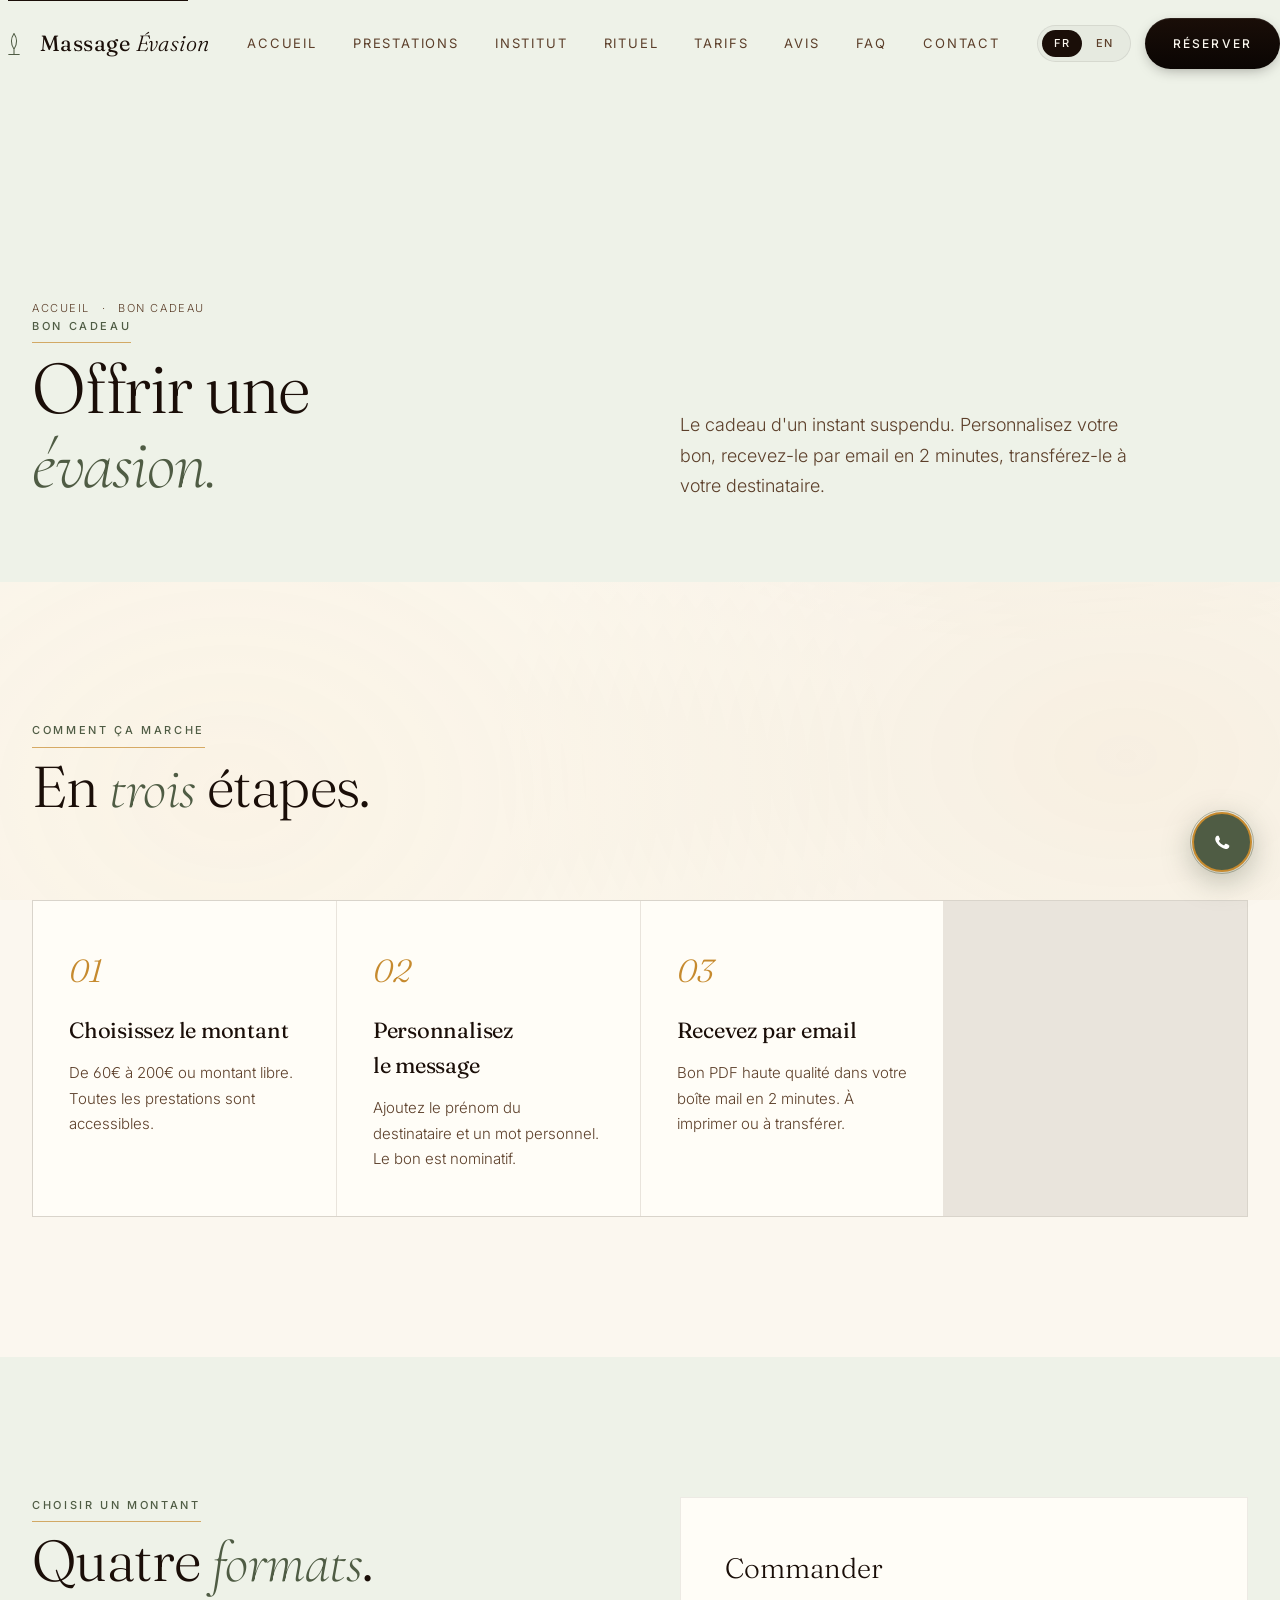
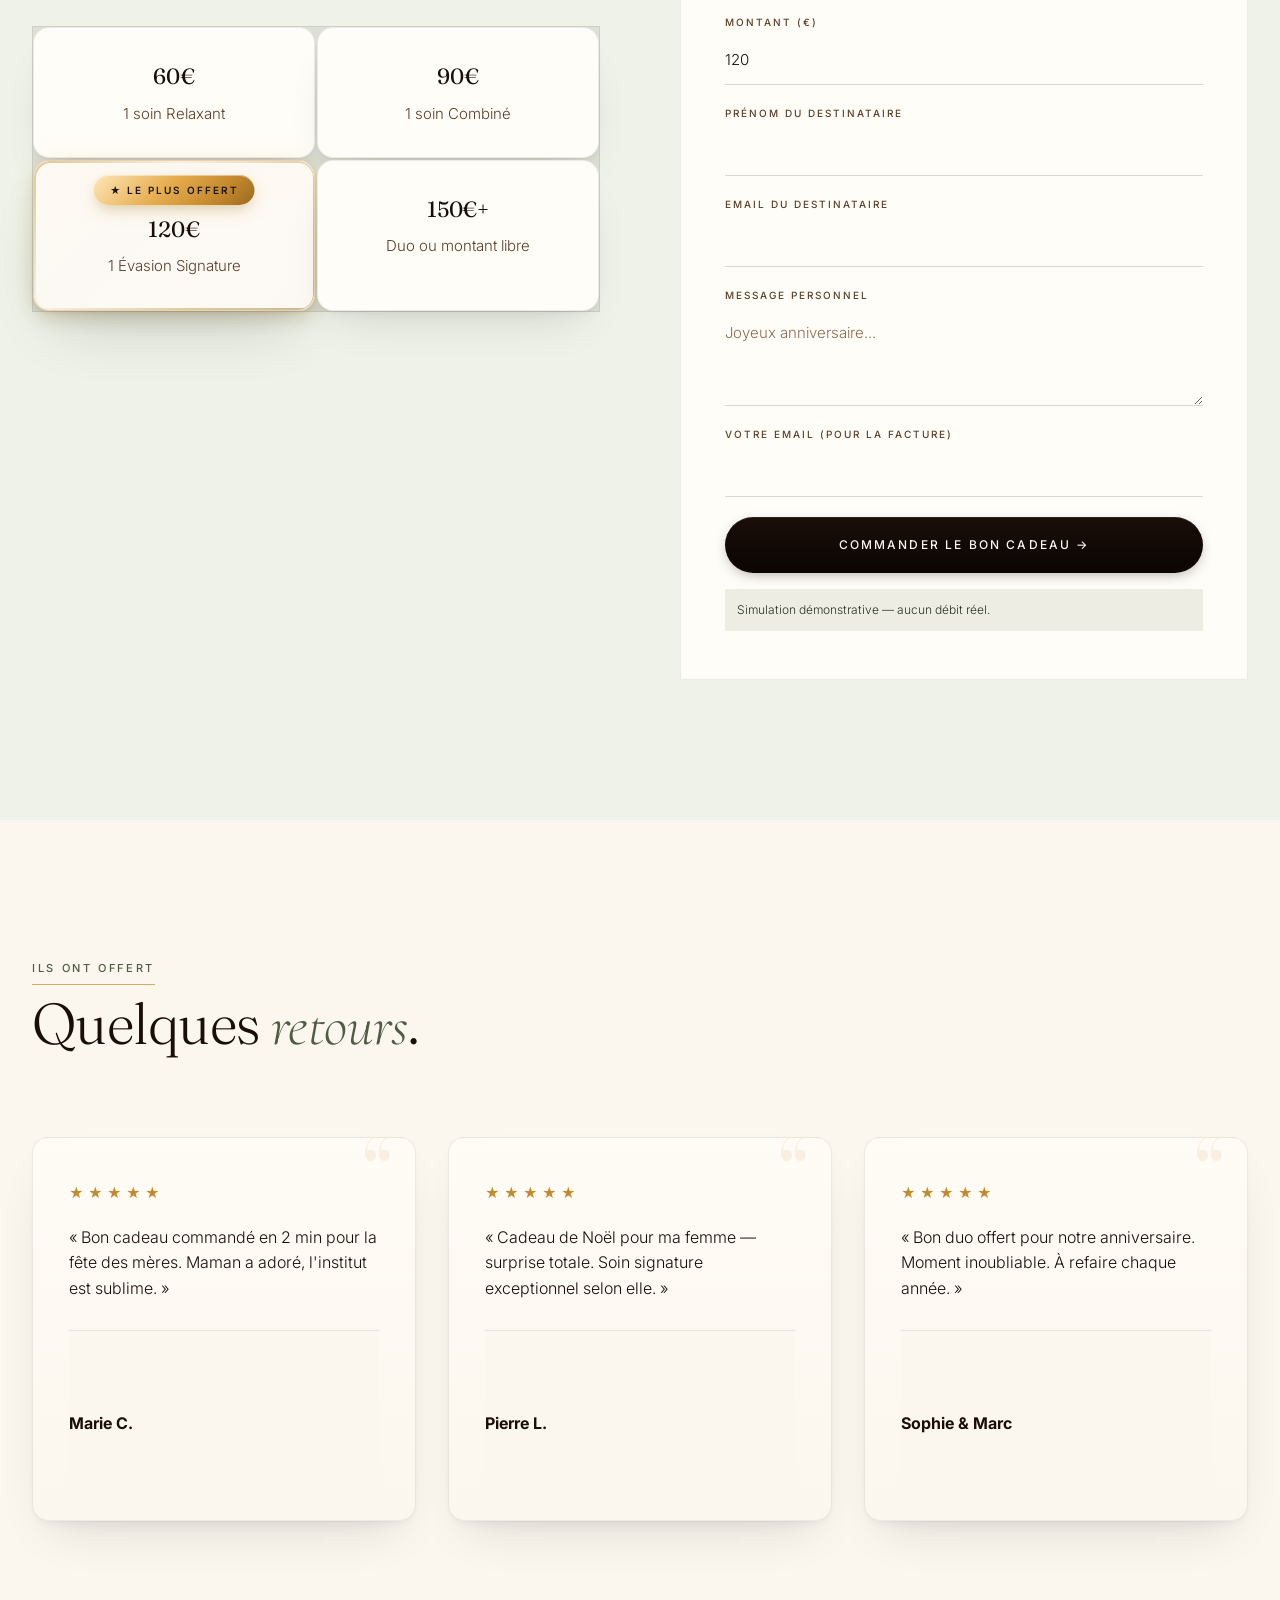
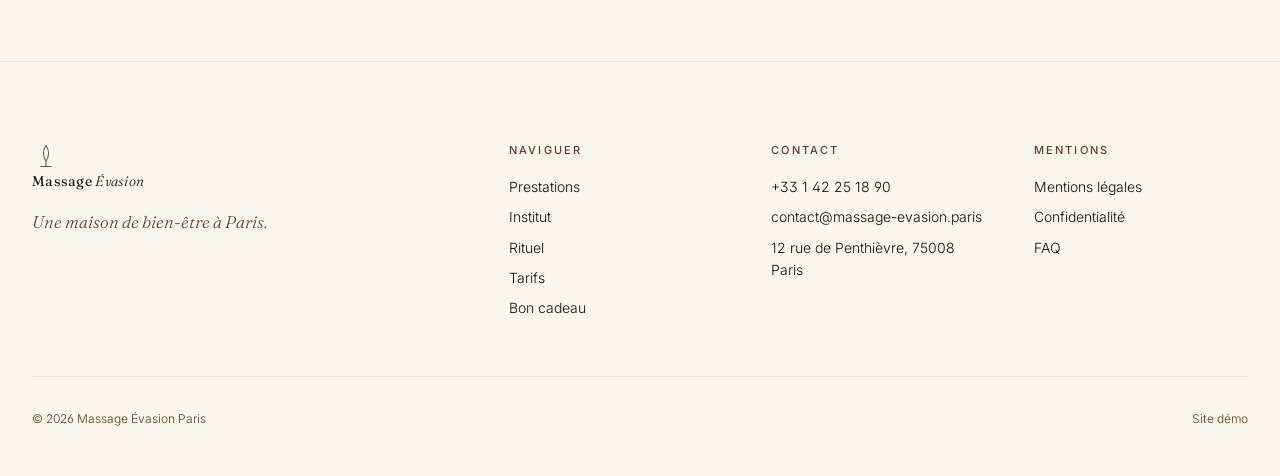
<file: bon-cadeau.html>
<!DOCTYPE html>
<html lang="fr" data-palette="sage" data-typo="editorial" data-btn="pill">
<head>
<meta charset="UTF-8" /><meta name="viewport" content="width=device-width, initial-scale=1" /><meta name="theme-color" content="#FBF8F3" />
<title>Bon cadeau — Massage Évasion Paris</title>
<meta name="description" content="Offrez un instant de bien-être. Bon cadeau personnalisé livré par email en 2 minutes. Valable 12 mois." />
<link rel="canonical" href="https://massage-evasion.paris/bon-cadeau.html" />
<link rel="preconnect" href="https://fonts.googleapis.com" /><link rel="preconnect" href="https://fonts.gstatic.com" crossorigin />
<link rel="stylesheet" href="https://fonts.googleapis.com/css2?family=Cormorant+Garamond:ital,wght@0,300;0,400;1,300;1,400&family=Fraunces:opsz,wght@9..144,300;9..144,400;9..144,500&family=Inter:wght@300;400;500;600&display=swap" />
<link rel="stylesheet" href="assets/css/bundle.min.css?v=3" />
</head>
<body>
<a href="#main" class="skip-link">Aller au contenu</a>

<header class="nav" id="nav">
  <div class="wrap nav-inner">
    <a href="index.html" class="brand"><span class="brand-mark"><svg viewBox="0 0 32 32" fill="none"><path d="M16 4c-4 6-4 12 0 18M16 4c4 6 4 12 0 18M16 22v6M10 28h12" stroke="currentColor" stroke-width="1.2" stroke-linecap="round" /></svg></span><span>Massage <em>Évasion</em></span></a>
    <nav class="nav-links" aria-label="Navigation principale">
      <a href="index.html">Accueil</a><a href="prestations.html">Prestations</a><a href="institut.html">Institut</a><a href="rituel.html">Rituel</a><a href="tarifs.html">Tarifs</a><a href="avis.html">Avis</a><a href="faq.html">FAQ</a><a href="contact.html">Contact</a>
    </nav>
    <div style="display:flex;gap:14px;align-items:center;">
      <div class="lang"><button data-lang="fr" class="on" aria-pressed="true">FR</button><button data-lang="en" aria-pressed="false">EN</button></div>
      <a href="reservation.html" class="btn btn-primary btn-sm">Réserver</a>
      <button class="burger" aria-label="Menu" aria-expanded="false" aria-controls="nav-mobile"><span></span><span></span><span></span></button>
    </div>
  </div>
  <nav class="nav-mobile" id="nav-mobile">
    <a href="index.html">Accueil</a><a href="prestations.html">Prestations</a><a href="institut.html">Institut</a><a href="rituel.html">Rituel</a><a href="tarifs.html">Tarifs</a><a href="avis.html">Avis</a><a href="faq.html">FAQ</a><a href="contact.html">Contact</a>
    <a href="reservation.html" class="btn btn-primary nav-mobile-cta">Réserver</a>
  </nav>
</header>

<main id="main">

<section class="page-hero">
  <div class="wrap">
    <nav class="breadcrumb"><a href="index.html">Accueil</a> · <span>Bon cadeau</span></nav>
    <div class="page-hero-content">
      <div>
        <div class="section-label fade-up"><span class="under">Bon cadeau</span></div>
        <h1 class="fade-up d1">Offrir une<br /><em>évasion.</em></h1>
      </div>
      <p class="page-hero-lead fade-up d2">Le cadeau d'un instant suspendu. Personnalisez votre bon, recevez-le par email en 2 minutes, transférez-le à votre destinataire.</p>
    </div>
  </div>
</section>

<section class="section">
  <div class="wrap">
    <header class="section-head">
      <div>
        <div class="section-label fade-up"><span class="under">Comment ça marche</span></div>
        <h2 class="section-title fade-up d1">En <em>trois</em> étapes.</h2>
      </div>
    </header>
    <div class="pillars">
      <article class="pillar fade-up"><div class="pillar-icon"><span style="font-family:var(--font-display);font-size:32px;font-style:italic;color:var(--gold);">01</span></div><h3>Choisissez le montant</h3><p>De 60€ à 200€ ou montant libre. Toutes les prestations sont accessibles.</p></article>
      <article class="pillar fade-up d1"><div class="pillar-icon"><span style="font-family:var(--font-display);font-size:32px;font-style:italic;color:var(--gold);">02</span></div><h3>Personnalisez le message</h3><p>Ajoutez le prénom du destinataire et un mot personnel. Le bon est nominatif.</p></article>
      <article class="pillar fade-up d2"><div class="pillar-icon"><span style="font-family:var(--font-display);font-size:32px;font-style:italic;color:var(--gold);">03</span></div><h3>Recevez par email</h3><p>Bon PDF haute qualité dans votre boîte mail en 2 minutes. À imprimer ou à transférer.</p></article>
    </div>
  </div>
</section>

<section class="section bg-soft">
  <div class="wrap">
    <div style="display:grid;grid-template-columns:1fr 1fr;gap:80px;align-items:start;">
      <div>
        <div class="section-label fade-up"><span class="under">Choisir un montant</span></div>
        <h2 class="section-title fade-up d1" style="margin-top:16px;">Quatre <em>formats</em>.</h2>
        <div class="presta-grid fade-up d2" style="grid-template-columns:1fr 1fr;margin-top:32px;">
          <article class="presta-card"><div class="presta-body" style="text-align:center;"><h3>60€</h3><p>1 soin Relaxant</p></div></article>
          <article class="presta-card"><div class="presta-body" style="text-align:center;"><h3>90€</h3><p>1 soin Combiné</p></div></article>
          <article class="presta-card featured"><span class="presta-ribbon">★ Le plus offert</span><div class="presta-body" style="text-align:center;"><h3>120€</h3><p>1 Évasion Signature</p></div></article>
          <article class="presta-card"><div class="presta-body" style="text-align:center;"><h3>150€+</h3><p>Duo ou montant libre</p></div></article>
        </div>
      </div>

      <div>
        <form class="booking-form fade-up d1" onsubmit="event.preventDefault();alert('Bon cadeau commandé — démo');">
          <h3 style="font-family:var(--font-display);font-size:28px;font-weight:300;margin:0 0 24px;">Commander</h3>
          <div class="field"><label for="g-amount">Montant (€)</label><input type="number" id="g-amount" min="50" max="500" value="120" required /></div>
          <div class="field"><label for="g-to">Prénom du destinataire</label><input type="text" id="g-to" required /></div>
          <div class="field"><label for="g-email">Email du destinataire</label><input type="email" id="g-email" required /></div>
          <div class="field"><label for="g-msg">Message personnel</label><textarea id="g-msg" rows="3" placeholder="Joyeux anniversaire..."></textarea></div>
          <div class="field"><label for="g-payer">Votre email (pour la facture)</label><input type="email" id="g-payer" required /></div>
          <button type="submit" class="btn btn-primary btn-block">Commander le bon cadeau →</button>
          <p class="disclaimer">Simulation démonstrative — aucun débit réel.</p>
        </form>
      </div>
    </div>
  </div>
</section>

<section class="section">
  <div class="wrap">
    <header class="section-head">
      <div>
        <div class="section-label fade-up"><span class="under">Ils ont offert</span></div>
        <h2 class="section-title fade-up d1">Quelques <em>retours</em>.</h2>
      </div>
    </header>
    <div class="reviews-grid">
      <article class="review fade-up"><div class="review-stars">★★★★★</div><blockquote>« Bon cadeau commandé en 2 min pour la fête des mères. Maman a adoré, l'institut est sublime. »</blockquote><footer class="review-author"><strong>Marie C.</strong></footer></article>
      <article class="review fade-up d1"><div class="review-stars">★★★★★</div><blockquote>« Cadeau de Noël pour ma femme — surprise totale. Soin signature exceptionnel selon elle. »</blockquote><footer class="review-author"><strong>Pierre L.</strong></footer></article>
      <article class="review fade-up d2"><div class="review-stars">★★★★★</div><blockquote>« Bon duo offert pour notre anniversaire. Moment inoubliable. À refaire chaque année. »</blockquote><footer class="review-author"><strong>Sophie & Marc</strong></footer></article>
    </div>
  </div>
</section>

</main>

<footer>
  <div class="wrap">
    <div class="footer-top">
      <div class="footer-col"><a href="index.html" class="brand"><span class="brand-mark"><svg viewBox="0 0 32 32" fill="none"><path d="M16 4c-4 6-4 12 0 18M16 4c4 6 4 12 0 18M16 22v6M10 28h12" stroke="currentColor" stroke-width="1.2" stroke-linecap="round" /></svg></span><span>Massage <em>Évasion</em></span></a><p class="footer-tag">Une maison de bien-être à Paris.</p></div>
      <div class="footer-col"><h5>Naviguer</h5><a href="prestations.html">Prestations</a><a href="institut.html">Institut</a><a href="rituel.html">Rituel</a><a href="tarifs.html">Tarifs</a><a href="bon-cadeau.html">Bon cadeau</a></div>
      <div class="footer-col"><h5>Contact</h5><a href="tel:+33142251890">+33 1 42 25 18 90</a><a href="mailto:contact@massage-evasion.paris">contact@massage-evasion.paris</a><a href="contact.html">12 rue de Penthièvre, 75008 Paris</a></div>
      <div class="footer-col"><h5>Mentions</h5><a href="mentions.html">Mentions légales</a><a href="confidentialite.html">Confidentialité</a><a href="faq.html">FAQ</a></div>
    </div>
    <div class="footer-bottom"><span>© 2026 Massage Évasion Paris</span><span>Site démo</span></div>
  </div>
</footer>

<a href="https://wa.me/33142251890" class="wa-float" target="_blank" rel="noopener noreferrer" aria-label="WhatsApp"><svg viewBox="0 0 24 24" fill="currentColor"><path d="M17.5 14.4c-.3-.1-1.7-.8-1.9-.9-.3-.1-.5-.1-.7.1-.2.3-.8.9-.9 1.1-.2.2-.3.2-.6.1-1.7-.9-2.9-1.5-4-3.5-.3-.5.3-.5.8-1.5.1-.2.1-.4 0-.5 0-.1-.7-1.6-.9-2.2-.2-.6-.5-.5-.7-.5h-.6c-.2 0-.5.1-.8.4-.3.3-1 1-1 2.5s1.1 2.9 1.2 3.1c.1.2 2.1 3.2 5.2 4.5 1.9.8 2.7.9 3.6.8.6-.1 1.7-.7 1.9-1.4.2-.7.2-1.2.2-1.4-.1-.1-.3-.2-.6-.3z"/></svg></a>
<button class="back-top" aria-label="Retour en haut">↑</button>
<script src="assets/js/i18n.js" defer></script><script src="assets/js/modal.js" defer></script><script src="assets/js/main.js" defer></script>
</body>
</html>
</file>
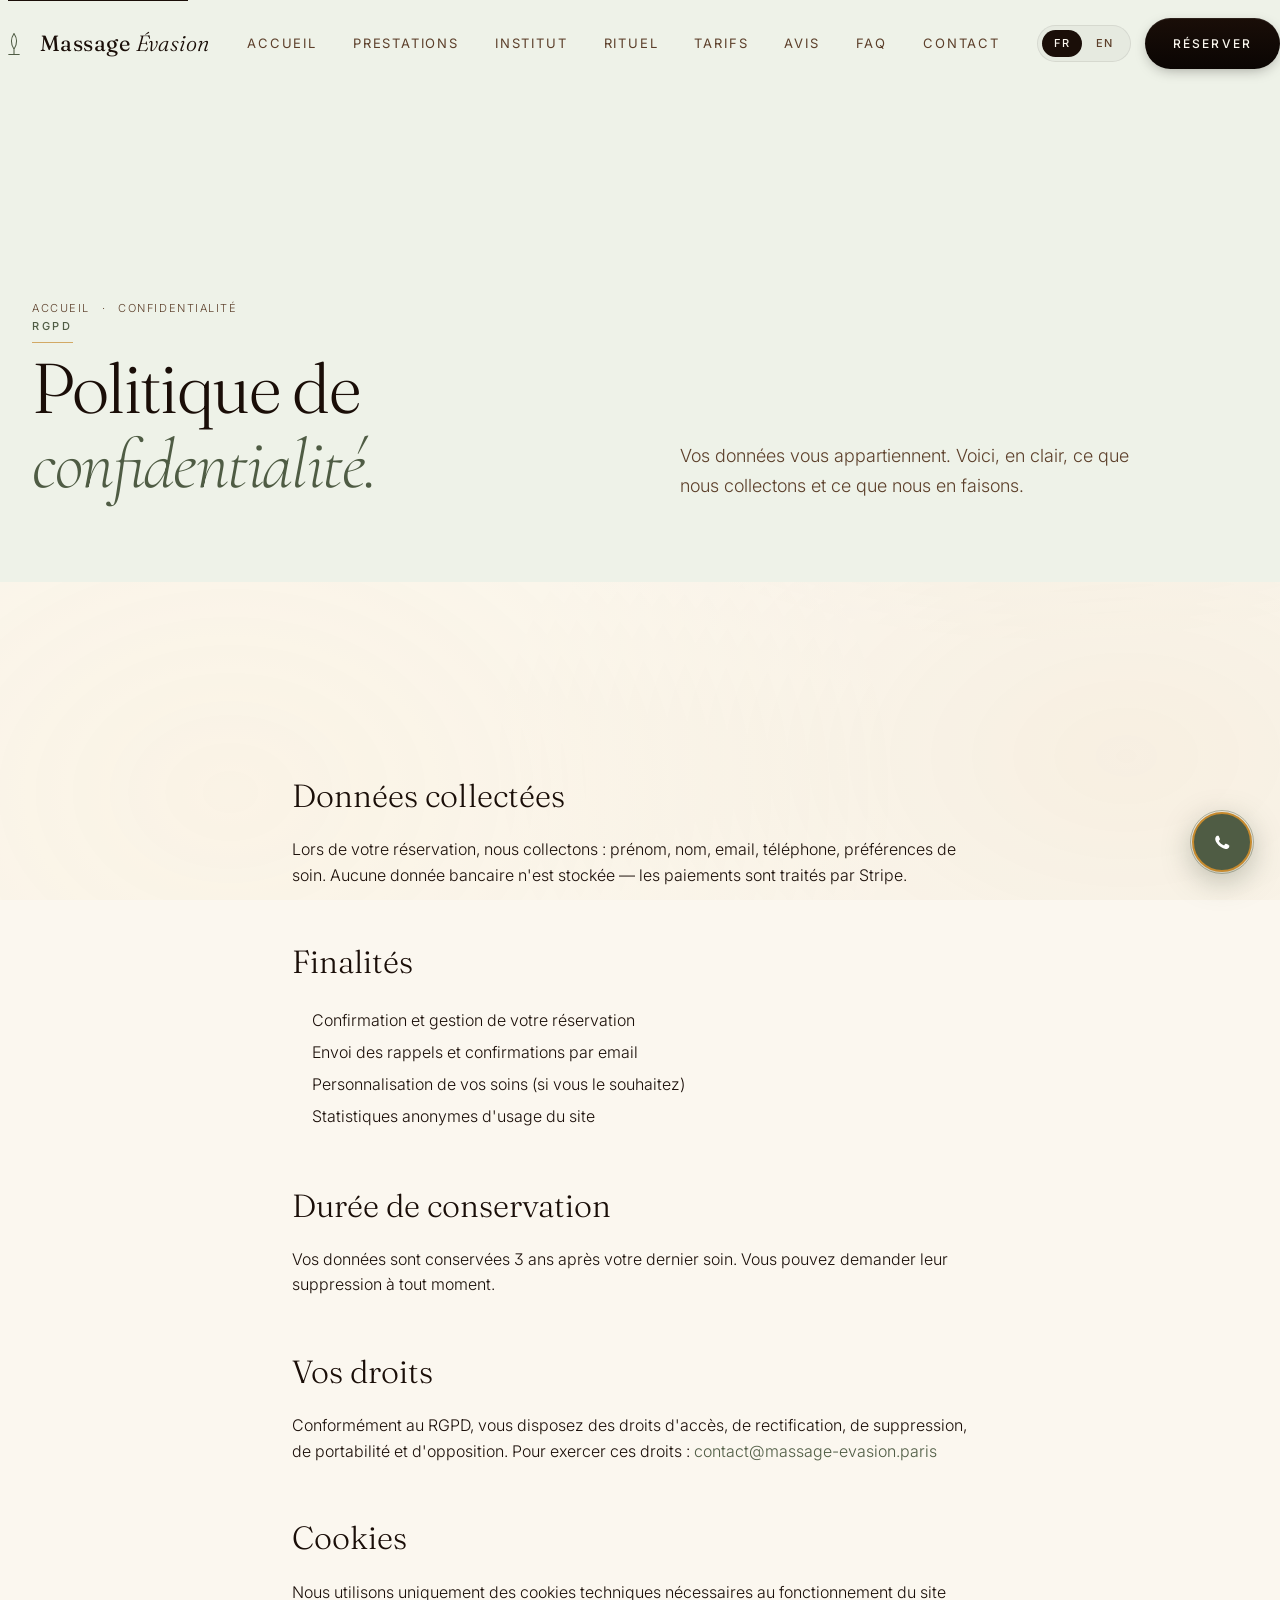
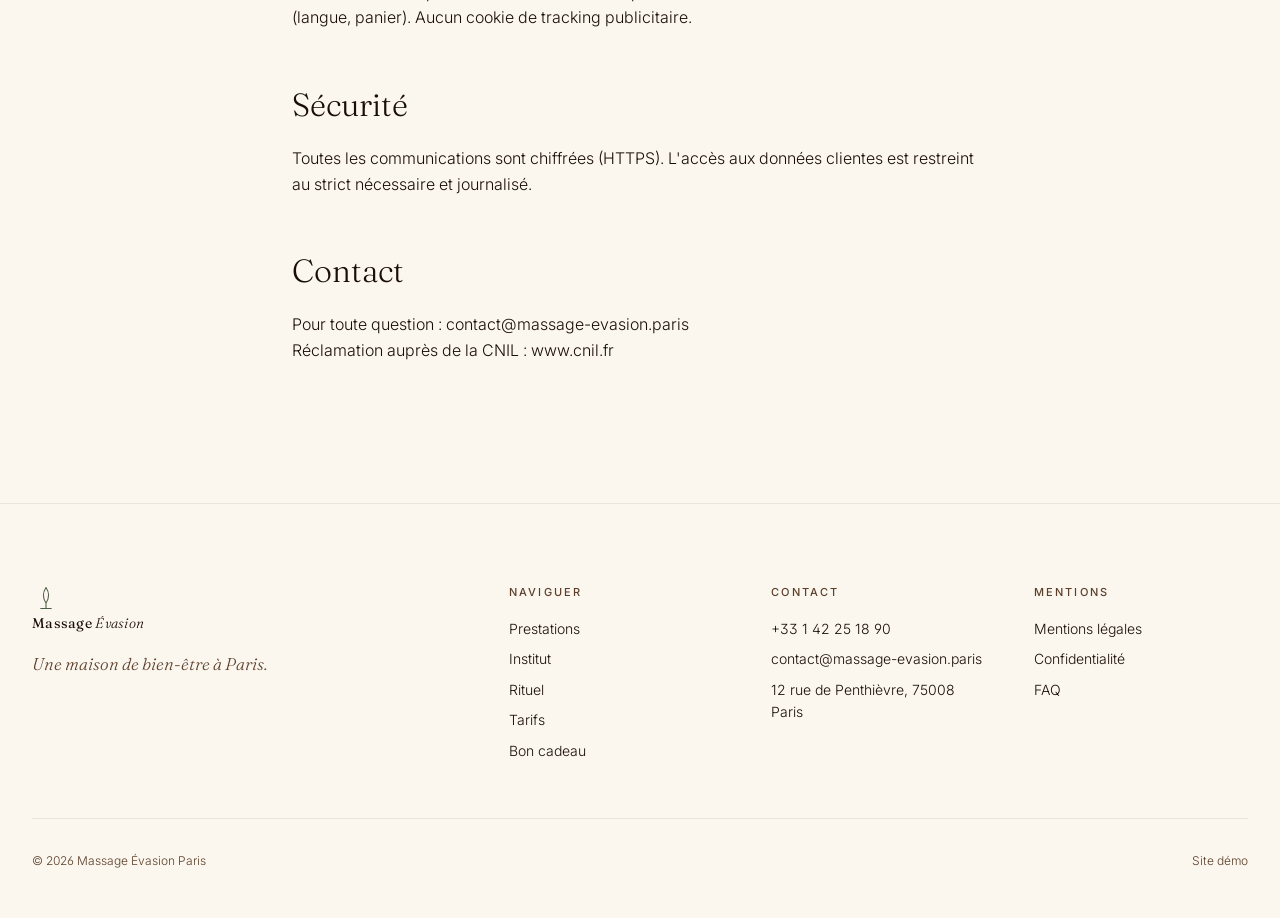
<file: confidentialite.html>
<!DOCTYPE html>
<html lang="fr" data-palette="sage" data-typo="editorial" data-btn="pill">
<head>
<meta charset="UTF-8" /><meta name="viewport" content="width=device-width, initial-scale=1" /><meta name="theme-color" content="#FBF8F3" />
<title>Politique de confidentialité — Massage Évasion Paris</title>
<meta name="description" content="Politique de confidentialité et traitement des données personnelles, conformément au RGPD." />
<link rel="canonical" href="https://massage-evasion.paris/confidentialite.html" />
<meta name="robots" content="noindex,follow" />
<link rel="preconnect" href="https://fonts.googleapis.com" /><link rel="preconnect" href="https://fonts.gstatic.com" crossorigin />
<link rel="stylesheet" href="https://fonts.googleapis.com/css2?family=Cormorant+Garamond:ital,wght@0,300;0,400;1,300;1,400&family=Fraunces:opsz,wght@9..144,300;9..144,400;9..144,500&family=Inter:wght@300;400;500;600&display=swap" />
<link rel="stylesheet" href="assets/css/bundle.min.css?v=3" />
</head>
<body>
<a href="#main" class="skip-link">Aller au contenu</a>

<header class="nav" id="nav">
  <div class="wrap nav-inner">
    <a href="index.html" class="brand"><span class="brand-mark"><svg viewBox="0 0 32 32" fill="none"><path d="M16 4c-4 6-4 12 0 18M16 4c4 6 4 12 0 18M16 22v6M10 28h12" stroke="currentColor" stroke-width="1.2" stroke-linecap="round" /></svg></span><span>Massage <em>Évasion</em></span></a>
    <nav class="nav-links" aria-label="Navigation principale">
      <a href="index.html">Accueil</a><a href="prestations.html">Prestations</a><a href="institut.html">Institut</a><a href="rituel.html">Rituel</a><a href="tarifs.html">Tarifs</a><a href="avis.html">Avis</a><a href="faq.html">FAQ</a><a href="contact.html">Contact</a>
    </nav>
    <div style="display:flex;gap:14px;align-items:center;">
      <div class="lang"><button data-lang="fr" class="on" aria-pressed="true">FR</button><button data-lang="en" aria-pressed="false">EN</button></div>
      <a href="reservation.html" class="btn btn-primary btn-sm">Réserver</a>
      <button class="burger" aria-label="Menu" aria-expanded="false" aria-controls="nav-mobile"><span></span><span></span><span></span></button>
    </div>
  </div>
  <nav class="nav-mobile" id="nav-mobile">
    <a href="index.html">Accueil</a><a href="prestations.html">Prestations</a><a href="institut.html">Institut</a><a href="rituel.html">Rituel</a><a href="tarifs.html">Tarifs</a><a href="avis.html">Avis</a><a href="faq.html">FAQ</a><a href="contact.html">Contact</a>
    <a href="reservation.html" class="btn btn-primary nav-mobile-cta">Réserver</a>
  </nav>
</header>

<main id="main">

<section class="page-hero">
  <div class="wrap">
    <nav class="breadcrumb"><a href="index.html">Accueil</a> · <span>Confidentialité</span></nav>
    <div class="page-hero-content">
      <div>
        <div class="section-label fade-up"><span class="under">RGPD</span></div>
        <h1 class="fade-up d1">Politique de<br /><em>confidentialité.</em></h1>
      </div>
      <p class="page-hero-lead fade-up d2">Vos données vous appartiennent. Voici, en clair, ce que nous collectons et ce que nous en faisons.</p>
    </div>
  </div>
</section>

<section class="section">
  <div class="wrap" style="max-width:760px;">
    <article class="prose fade-up">
      <h2 style="font-family:var(--font-display);font-weight:300;font-size:32px;margin:48px 0 16px;">Données collectées</h2>
      <p>Lors de votre réservation, nous collectons : prénom, nom, email, téléphone, préférences de soin. Aucune donnée bancaire n'est stockée — les paiements sont traités par Stripe.</p>

      <h2 style="font-family:var(--font-display);font-weight:300;font-size:32px;margin:48px 0 16px;">Finalités</h2>
      <ul style="padding-left:20px;line-height:2;">
        <li>Confirmation et gestion de votre réservation</li>
        <li>Envoi des rappels et confirmations par email</li>
        <li>Personnalisation de vos soins (si vous le souhaitez)</li>
        <li>Statistiques anonymes d'usage du site</li>
      </ul>

      <h2 style="font-family:var(--font-display);font-weight:300;font-size:32px;margin:48px 0 16px;">Durée de conservation</h2>
      <p>Vos données sont conservées 3 ans après votre dernier soin. Vous pouvez demander leur suppression à tout moment.</p>

      <h2 style="font-family:var(--font-display);font-weight:300;font-size:32px;margin:48px 0 16px;">Vos droits</h2>
      <p>Conformément au RGPD, vous disposez des droits d'accès, de rectification, de suppression, de portabilité et d'opposition. Pour exercer ces droits : <a href="mailto:contact@massage-evasion.paris" style="color:var(--accent);">contact@massage-evasion.paris</a></p>

      <h2 style="font-family:var(--font-display);font-weight:300;font-size:32px;margin:48px 0 16px;">Cookies</h2>
      <p>Nous utilisons uniquement des cookies techniques nécessaires au fonctionnement du site (langue, panier). Aucun cookie de tracking publicitaire.</p>

      <h2 style="font-family:var(--font-display);font-weight:300;font-size:32px;margin:48px 0 16px;">Sécurité</h2>
      <p>Toutes les communications sont chiffrées (HTTPS). L'accès aux données clientes est restreint au strict nécessaire et journalisé.</p>

      <h2 style="font-family:var(--font-display);font-weight:300;font-size:32px;margin:48px 0 16px;">Contact</h2>
      <p>Pour toute question : contact@massage-evasion.paris<br />Réclamation auprès de la CNIL : www.cnil.fr</p>
    </article>
  </div>
</section>

</main>

<footer>
  <div class="wrap">
    <div class="footer-top">
      <div class="footer-col"><a href="index.html" class="brand"><span class="brand-mark"><svg viewBox="0 0 32 32" fill="none"><path d="M16 4c-4 6-4 12 0 18M16 4c4 6 4 12 0 18M16 22v6M10 28h12" stroke="currentColor" stroke-width="1.2" stroke-linecap="round" /></svg></span><span>Massage <em>Évasion</em></span></a><p class="footer-tag">Une maison de bien-être à Paris.</p></div>
      <div class="footer-col"><h5>Naviguer</h5><a href="prestations.html">Prestations</a><a href="institut.html">Institut</a><a href="rituel.html">Rituel</a><a href="tarifs.html">Tarifs</a><a href="bon-cadeau.html">Bon cadeau</a></div>
      <div class="footer-col"><h5>Contact</h5><a href="tel:+33142251890">+33 1 42 25 18 90</a><a href="mailto:contact@massage-evasion.paris">contact@massage-evasion.paris</a><a href="contact.html">12 rue de Penthièvre, 75008 Paris</a></div>
      <div class="footer-col"><h5>Mentions</h5><a href="mentions.html">Mentions légales</a><a href="confidentialite.html">Confidentialité</a><a href="faq.html">FAQ</a></div>
    </div>
    <div class="footer-bottom"><span>© 2026 Massage Évasion Paris</span><span>Site démo</span></div>
  </div>
</footer>

<a href="https://wa.me/33142251890" class="wa-float" target="_blank" rel="noopener noreferrer" aria-label="WhatsApp"><svg viewBox="0 0 24 24" fill="currentColor"><path d="M17.5 14.4c-.3-.1-1.7-.8-1.9-.9-.3-.1-.5-.1-.7.1-.2.3-.8.9-.9 1.1-.2.2-.3.2-.6.1-1.7-.9-2.9-1.5-4-3.5-.3-.5.3-.5.8-1.5.1-.2.1-.4 0-.5 0-.1-.7-1.6-.9-2.2-.2-.6-.5-.5-.7-.5h-.6c-.2 0-.5.1-.8.4-.3.3-1 1-1 2.5s1.1 2.9 1.2 3.1c.1.2 2.1 3.2 5.2 4.5 1.9.8 2.7.9 3.6.8.6-.1 1.7-.7 1.9-1.4.2-.7.2-1.2.2-1.4-.1-.1-.3-.2-.6-.3z"/></svg></a>
<button class="back-top" aria-label="Retour en haut">↑</button>
<script src="assets/js/i18n.js" defer></script><script src="assets/js/modal.js" defer></script><script src="assets/js/main.js" defer></script>
</body>
</html>
</file>
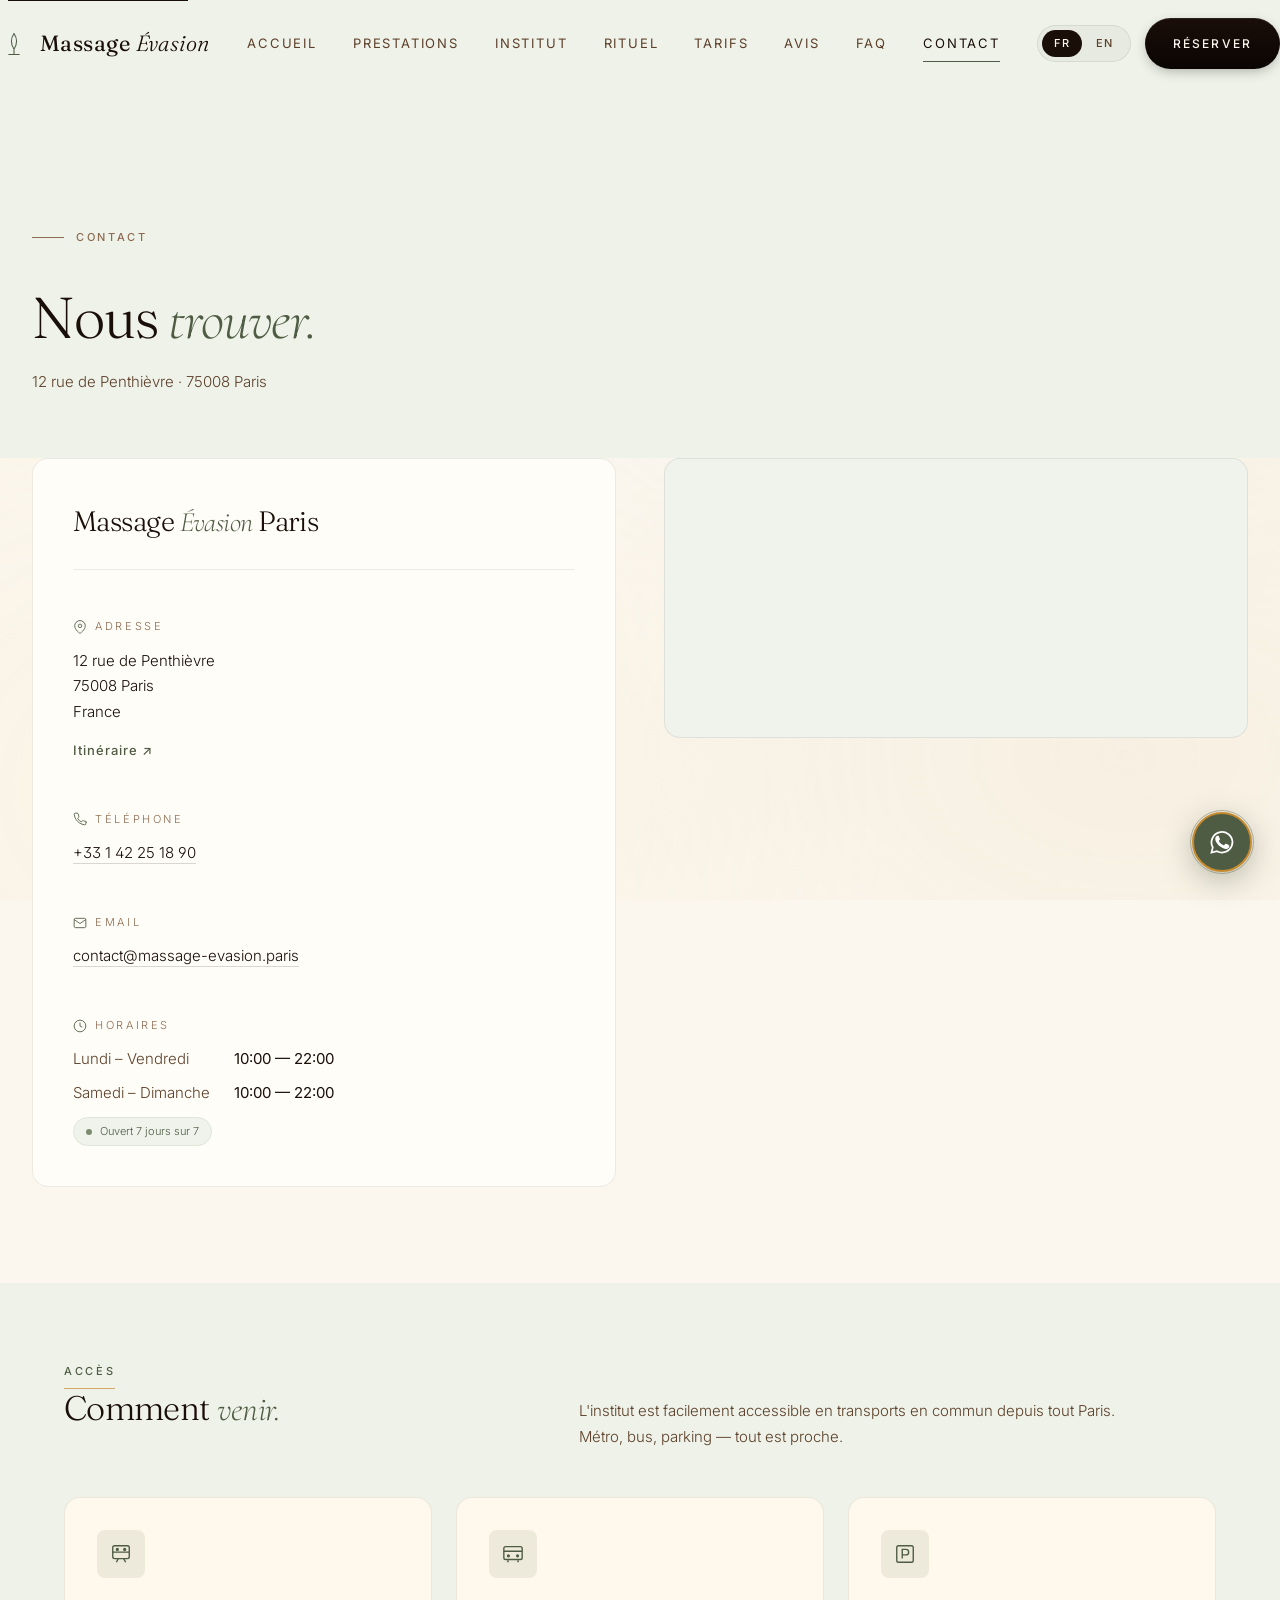
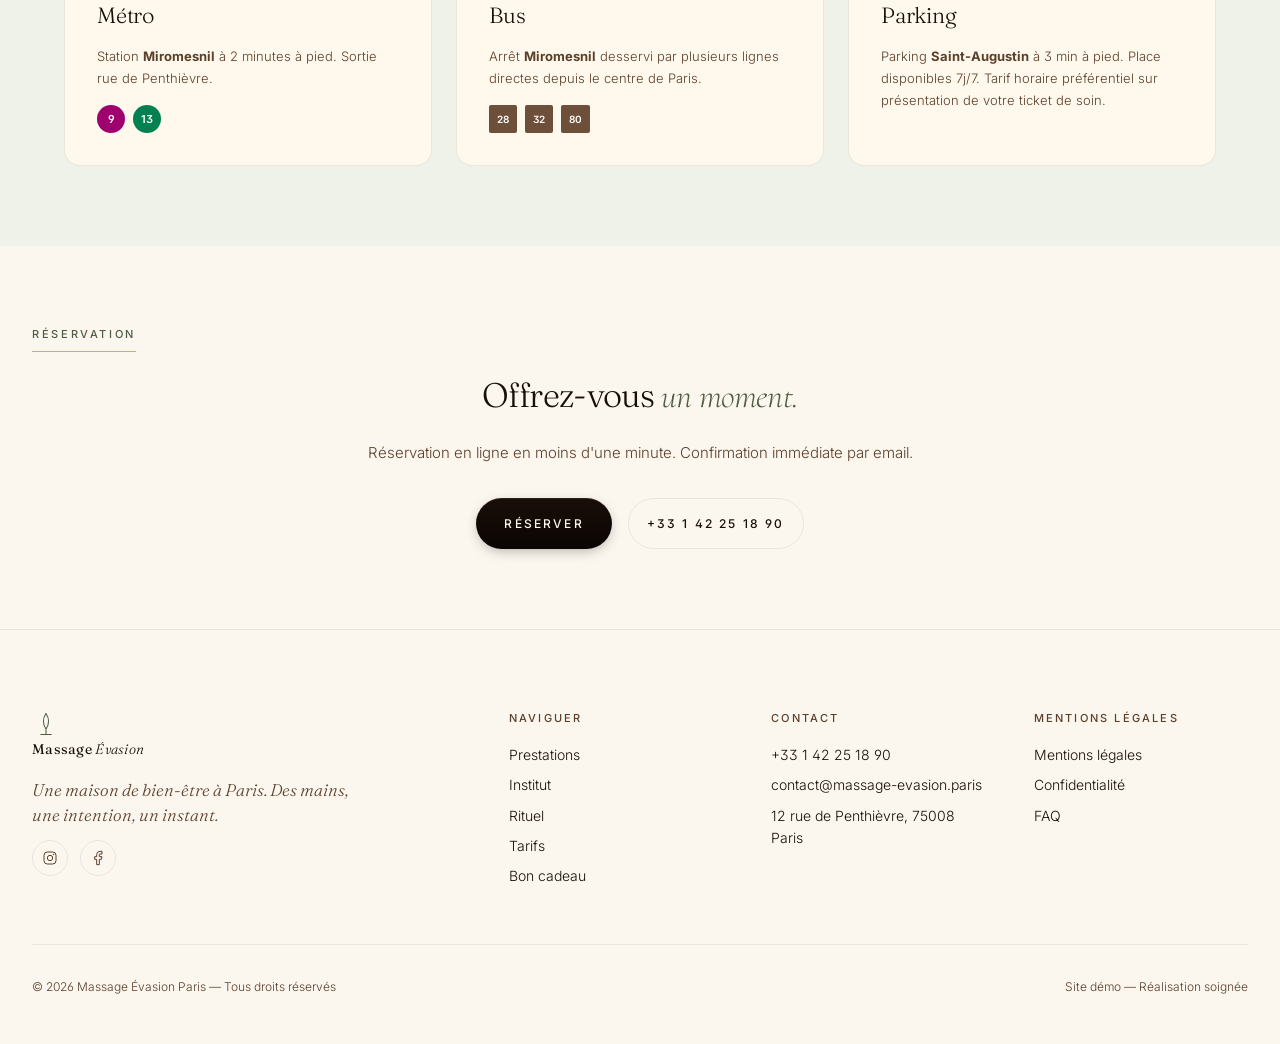
<file: contact.html>
<!DOCTYPE html>
<html lang="fr" data-palette="sage" data-typo="editorial" data-btn="pill">
<head>
<meta charset="UTF-8" />
<meta name="viewport" content="width=device-width, initial-scale=1, viewport-fit=cover" />
<meta name="theme-color" content="#FBF8F3" />
<title>Contact — Massage Évasion Paris · 12 rue de Penthièvre, 75008</title>
<meta name="description" content="Trouvez Massage Évasion Paris au 12 rue de Penthièvre, 75008. Téléphone, email, horaires 7j/7 de 10h à 22h. Métro Miromesnil (lignes 9 & 13)." />
<meta name="keywords" content="contact massage Paris 8, adresse massage Paris, Miromesnil bien-être, horaires massage Paris" />
<meta name="author" content="Massage Évasion Paris" />
<link rel="canonical" href="https://massage-evasion.paris/contact" />
<link rel="alternate" hreflang="fr" href="https://massage-evasion.paris/contact" />
<link rel="alternate" hreflang="en" href="https://massage-evasion.paris/contact?lang=en" />

<!-- Open Graph -->
<meta property="og:type" content="website" />
<meta property="og:url" content="https://massage-evasion.paris/contact" />
<meta property="og:title" content="Contact — Massage Évasion Paris" />
<meta property="og:description" content="12 rue de Penthièvre · 75008 Paris. Ouvert 7j/7 de 10h à 22h." />
<meta property="og:image" content="https://massage-evasion.paris/assets/images/og-cover.jpg" />
<meta property="og:locale" content="fr_FR" />
<meta property="og:locale:alternate" content="en_US" />

<!-- Twitter -->
<meta name="twitter:card" content="summary_large_image" />
<meta name="twitter:title" content="Contact — Massage Évasion Paris" />
<meta name="twitter:description" content="12 rue de Penthièvre · 75008 Paris. Ouvert 7j/7 de 10h à 22h." />
<meta name="twitter:image" content="https://massage-evasion.paris/assets/images/og-cover.jpg" />

<!-- Manifest & Icons -->
<link rel="manifest" href="manifest.webmanifest" />
<link rel="icon" type="image/svg+xml" href="assets/images/favicon.svg" />

<!-- Fonts -->
<link rel="preconnect" href="https://fonts.googleapis.com" />
<link rel="preconnect" href="https://fonts.gstatic.com" crossorigin />
<link rel="preload" as="style" href="https://fonts.googleapis.com/css2?family=Cormorant+Garamond:ital,wght@0,300;0,400;1,300;1,400&family=Fraunces:opsz,wght@9..144,300;9..144,400;9..144,500&family=Inter:wght@300;400;500;600&display=swap" />
<link rel="stylesheet" href="https://fonts.googleapis.com/css2?family=Cormorant+Garamond:ital,wght@0,300;0,400;1,300;1,400&family=Fraunces:opsz,wght@9..144,300;9..144,400;9..144,500&family=Inter:wght@300;400;500;600&display=swap" />

<!-- Styles -->
<link rel="stylesheet" href="assets/css/bundle.min.css?v=3" />
<style>
/* ============================================================
   PAGE HERO
   ============================================================ */
.page-hero {
  padding: calc(var(--space-32) + 80px) var(--container-pad) var(--space-16);
  max-width: var(--container-max);
  margin: 0 auto;
}

.page-hero .eyebrow {
  font-family: var(--font-body);
  font-size: var(--fs-xs);
  letter-spacing: var(--tracking-widest);
  text-transform: uppercase;
  color: var(--ink-muted);
  margin-bottom: var(--space-6);
}

.page-hero h1 {
  font-family: var(--font-display);
  font-size: var(--fs-4xl);
  font-weight: 300;
  line-height: 1.1;
  letter-spacing: var(--tracking-tight);
  color: var(--ink);
  margin-bottom: var(--space-4);
}

.page-hero h1 em {
  font-family: var(--font-italic);
  font-style: italic;
  color: var(--accent);
}

.page-hero .lead {
  font-family: var(--font-body);
  font-size: var(--fs-base);
  color: var(--ink-soft);
  line-height: 1.7;
  font-weight: 300;
}

/* ============================================================
   CONTACT SECTION PRINCIPALE
   ============================================================ */
.contact-section {
  padding: 0 var(--container-pad) var(--space-24);
  max-width: var(--container-max);
  margin: 0 auto;
}

.contact-grid {
  display: grid;
  grid-template-columns: 1fr 1fr;
  gap: var(--space-12);
  align-items: start;
}

/* ============================================================
   CONTACT CARD
   ============================================================ */
.contact-card {
  background: var(--bg-card);
  border: 1px solid var(--line);
  border-radius: var(--radius-lg);
  padding: var(--space-10);
}

.contact-card h2 {
  font-family: var(--font-display);
  font-size: var(--fs-2xl);
  font-weight: 300;
  letter-spacing: var(--tracking-tight);
  color: var(--ink);
  margin-bottom: var(--space-8);
  padding-bottom: var(--space-6);
  border-bottom: 1px solid var(--line);
}

.contact-block {
  margin-bottom: var(--space-8);
}

.contact-block:last-child {
  margin-bottom: 0;
}

.contact-label {
  font-family: var(--font-body);
  font-size: var(--fs-xs);
  letter-spacing: var(--tracking-widest);
  text-transform: uppercase;
  color: var(--ink-muted);
  margin-bottom: var(--space-3);
  display: flex;
  align-items: center;
  gap: var(--space-2);
}

.contact-label svg {
  width: 14px;
  height: 14px;
  color: var(--accent);
  flex-shrink: 0;
}

.contact-value {
  font-family: var(--font-body);
  font-size: var(--fs-base);
  color: var(--ink);
  line-height: 1.7;
}

.contact-value a {
  color: var(--ink);
  text-decoration: none;
  border-bottom: 1px solid var(--line-strong);
  transition: color var(--duration-fast), border-color var(--duration-fast);
  padding-bottom: 1px;
}

.contact-value a:hover,
.contact-value a:focus-visible {
  color: var(--accent);
  border-color: var(--accent);
  outline: none;
}

/* Grille horaires */
.hours-table {
  display: grid;
  grid-template-columns: auto 1fr;
  gap: var(--space-2) var(--space-6);
  font-size: var(--fs-base);
}

.hours-table .day {
  color: var(--ink-soft);
  white-space: nowrap;
}

.hours-table .time {
  color: var(--ink);
  font-weight: 400;
}

.hours-badge {
  display: inline-flex;
  align-items: center;
  gap: var(--space-2);
  margin-top: var(--space-3);
  font-size: var(--fs-xs);
  color: var(--sage-700);
  background: var(--sage-50);
  border: 1px solid var(--sage-100);
  border-radius: var(--radius-pill);
  padding: 4px 12px;
}

.hours-badge::before {
  content: "";
  width: 6px;
  height: 6px;
  background: var(--sage-500);
  border-radius: 50%;
  display: inline-block;
}

/* Bouton itinéraire */
.btn-map {
  display: inline-flex;
  align-items: center;
  gap: var(--space-2);
  margin-top: var(--space-4);
  font-family: var(--font-body);
  font-size: var(--fs-sm);
  color: var(--accent);
  text-decoration: none;
  letter-spacing: var(--tracking-wide);
  font-weight: 500;
  transition: gap var(--duration-fast);
}

.btn-map:hover,
.btn-map:focus-visible {
  gap: var(--space-3);
  outline: none;
  text-decoration: underline;
  text-underline-offset: 4px;
}

/* ============================================================
   CARTE — MAP FRAME
   ============================================================ */
.map-frame {
  border-radius: var(--radius-lg);
  overflow: hidden;
  border: 1px solid var(--line);
  background: var(--sage-50);
}

.map-frame iframe {
  display: block;
  width: 100%;
  height: 460px;
  border: none;
  filter: contrast(1.02) saturate(0.85);
}

/* Placeholder carte SVG si iframe non disponible */
.map-placeholder {
  width: 100%;
  height: 460px;
  background: var(--sage-50);
  display: flex;
  flex-direction: column;
  align-items: center;
  justify-content: center;
  gap: var(--space-4);
  color: var(--ink-soft);
  padding: var(--space-8);
  text-align: center;
}

.map-placeholder svg {
  width: 48px;
  height: 48px;
  color: var(--accent);
  opacity: 0.6;
}

.map-placeholder strong {
  font-family: var(--font-display);
  font-size: var(--fs-xl);
  font-weight: 300;
  color: var(--ink);
}

.map-placeholder p {
  font-size: var(--fs-sm);
  color: var(--ink-soft);
  line-height: 1.6;
  max-width: 280px;
}

.map-caption {
  padding: var(--space-4) var(--space-6);
  border-top: 1px solid var(--line);
  display: flex;
  align-items: center;
  justify-content: space-between;
  background: var(--bg-elevated);
}

.map-caption span {
  font-size: var(--fs-sm);
  color: var(--ink-soft);
}

/* ============================================================
   SECTION COMMENT VENIR
   ============================================================ */
.transport-section {
  padding: var(--space-20) var(--container-pad);
  background: var(--bg-soft);
}

.transport-section .wrap {
  max-width: var(--container-max);
  margin: 0 auto;
}

.transport-section .section-head {
  margin-bottom: var(--space-12);
}

.transport-title {
  font-family: var(--font-display);
  font-size: var(--fs-3xl);
  font-weight: 300;
  letter-spacing: var(--tracking-tight);
  color: var(--ink);
  margin-bottom: var(--space-3);
}

.transport-title em {
  font-family: var(--font-italic);
  font-style: italic;
  color: var(--accent);
}

.transport-lead {
  font-size: var(--fs-base);
  color: var(--ink-soft);
  line-height: 1.7;
  font-weight: 300;
  max-width: 560px;
}

.transport-grid {
  display: grid;
  grid-template-columns: repeat(3, 1fr);
  gap: var(--space-6);
}

.transport-card {
  background: var(--bg-elevated);
  border: 1px solid var(--line);
  border-radius: var(--radius-lg);
  padding: var(--space-8);
  transition: box-shadow var(--duration-base) var(--ease-out),
              transform var(--duration-base) var(--ease-out);
}

.transport-card:hover {
  box-shadow: var(--shadow-lift);
  transform: translateY(-2px);
}

.transport-icon {
  width: 48px;
  height: 48px;
  background: var(--accent-soft);
  border-radius: var(--radius-md);
  display: flex;
  align-items: center;
  justify-content: center;
  margin-bottom: var(--space-5);
  color: var(--accent);
}

.transport-icon svg {
  width: 22px;
  height: 22px;
}

.transport-card h3 {
  font-family: var(--font-display);
  font-size: var(--fs-xl);
  font-weight: 300;
  letter-spacing: var(--tracking-snug);
  color: var(--ink);
  margin-bottom: var(--space-3);
}

.transport-card p {
  font-family: var(--font-body);
  font-size: var(--fs-sm);
  color: var(--ink-soft);
  line-height: 1.7;
}

.transport-lines {
  display: flex;
  gap: var(--space-2);
  flex-wrap: wrap;
  margin-top: var(--space-4);
}

.line-badge {
  display: inline-flex;
  align-items: center;
  justify-content: center;
  width: 28px;
  height: 28px;
  border-radius: 50%;
  font-family: var(--font-body);
  font-size: var(--fs-xs);
  font-weight: 600;
  color: #fff;
}

.line-badge.l9  { background: #A0006E; }
.line-badge.l13 { background: #00814F; }
.line-badge.bus { background: var(--ink-500); border-radius: var(--radius-sm); width: auto; padding: 0 8px; font-size: 10px; }

/* ============================================================
   SECTION CTA RESERVATION
   ============================================================ */
.contact-cta {
  padding: var(--space-20) var(--container-pad);
  text-align: center;
  background: var(--bg);
}

.contact-cta .section-label {
  margin-bottom: var(--space-6);
}

.contact-cta h2 {
  font-family: var(--font-display);
  font-size: var(--fs-3xl);
  font-weight: 300;
  letter-spacing: var(--tracking-tight);
  margin-bottom: var(--space-4);
}

.contact-cta h2 em {
  font-family: var(--font-italic);
  font-style: italic;
  color: var(--accent);
}

.contact-cta p {
  font-size: var(--fs-base);
  color: var(--ink-soft);
  margin-bottom: var(--space-8);
  line-height: 1.7;
}

/* ============================================================
   RESPONSIVE
   ============================================================ */
@media (max-width: 960px) {
  .contact-grid {
    grid-template-columns: 1fr;
    gap: var(--space-8);
  }

  .map-frame iframe {
    height: 360px;
  }

  .transport-grid {
    grid-template-columns: 1fr;
    gap: var(--space-4);
  }

  .transport-card {
    display: grid;
    grid-template-columns: 48px 1fr;
    gap: var(--space-5);
    align-items: start;
    padding: var(--space-6);
  }

  .transport-icon {
    margin-bottom: 0;
  }

  .transport-card h3 {
    margin-bottom: var(--space-2);
  }
}

@media (max-width: 600px) {
  .page-hero {
    padding: calc(var(--space-20) + 80px) var(--space-6) var(--space-10);
  }

  .contact-section {
    padding: 0 var(--space-6) var(--space-16);
  }

  .contact-card {
    padding: var(--space-6);
  }

  .transport-section {
    padding: var(--space-16) var(--space-6);
  }

  .contact-cta {
    padding: var(--space-16) var(--space-6);
  }

  .map-frame iframe {
    height: 280px;
  }
}
</style>

<!-- Schema.org JSON-LD — LocalBusiness -->
<script type="application/ld+json">
{
  "@context": "https://schema.org",
  "@type": "HealthAndBeautyBusiness",
  "name": "Massage Évasion Paris",
  "image": "https://massage-evasion.paris/assets/images/og-cover.jpg",
  "url": "https://massage-evasion.paris",
  "telephone": "+33 1 42 25 18 90",
  "email": "contact@massage-evasion.paris",
  "priceRange": "€€",
  "address": {
    "@type": "PostalAddress",
    "streetAddress": "12 rue de Penthièvre",
    "addressLocality": "Paris",
    "postalCode": "75008",
    "addressCountry": "FR"
  },
  "geo": {
    "@type": "GeoCoordinates",
    "latitude": 48.8736,
    "longitude": 2.3137
  },
  "hasMap": "https://maps.google.com/?q=12+rue+Penthièvre+Paris",
  "openingHoursSpecification": [{
    "@type": "OpeningHoursSpecification",
    "dayOfWeek": ["Monday","Tuesday","Wednesday","Thursday","Friday","Saturday","Sunday"],
    "opens": "10:00",
    "closes": "22:00"
  }],
  "aggregateRating": {
    "@type": "AggregateRating",
    "ratingValue": "4.9",
    "reviewCount": "127"
  },
  "sameAs": [
    "https://www.instagram.com/massage.evasion.paris"
  ],
  "publicAccess": true,
  "currenciesAccepted": "EUR",
  "paymentAccepted": "Cash, Credit Card"
}
</script>
</head>
<body>

<a href="#main" class="skip-link">Aller au contenu</a>

<!-- ============================================================ NAV ============== -->
<header class="nav" id="nav">
  <div class="wrap nav-inner">
    <a href="index.html" class="brand" aria-label="Massage Évasion Paris — Retour à l'accueil">
      <span class="brand-mark" aria-hidden="true">
        <svg viewBox="0 0 32 32" fill="none" xmlns="http://www.w3.org/2000/svg">
          <path d="M16 4c-4 6-4 12 0 18M16 4c4 6 4 12 0 18M16 22v6M10 28h12" stroke="currentColor" stroke-width="1.2" stroke-linecap="round" />
        </svg>
      </span>
      <span>Massage <em>Évasion</em></span>
    </a>

    <nav class="nav-links" aria-label="Navigation principale">
      <a href="index.html" data-i18n="nav.home">Accueil</a>
      <a href="prestations.html" data-i18n="nav.presta">Prestations</a>
      <a href="institut.html" data-i18n="nav.institut">Institut</a>
      <a href="rituel.html" data-i18n="nav.rituel">Rituel</a>
      <a href="tarifs.html" data-i18n="nav.tarifs">Tarifs</a>
      <a href="avis.html" data-i18n="nav.avis">Avis</a>
      <a href="faq.html" data-i18n="nav.faq">FAQ</a>
      <a href="contact.html" data-i18n="nav.contact" aria-current="page">Contact</a>
    </nav>

    <div style="display:flex;gap:14px;align-items:center;">
      <div class="lang" role="group" aria-label="Langue">
        <button data-lang="fr" class="on" aria-pressed="true">FR</button>
        <button data-lang="en" aria-pressed="false">EN</button>
      </div>
      <a href="reservation.html" class="btn btn-primary btn-sm" data-i18n="nav.book">Réserver</a>
      <button class="burger" aria-label="Menu" aria-expanded="false" aria-controls="nav-mobile">
        <span></span><span></span><span></span>
      </button>
    </div>
  </div>

  <nav class="nav-mobile" id="nav-mobile" aria-label="Menu mobile">
    <a href="index.html" data-i18n="nav.home">Accueil</a>
    <a href="prestations.html" data-i18n="nav.presta">Prestations</a>
    <a href="institut.html" data-i18n="nav.institut">Institut</a>
    <a href="rituel.html" data-i18n="nav.rituel">Rituel</a>
    <a href="tarifs.html" data-i18n="nav.tarifs">Tarifs</a>
    <a href="avis.html" data-i18n="nav.avis">Avis</a>
    <a href="faq.html" data-i18n="nav.faq">FAQ</a>
    <a href="contact.html" data-i18n="nav.contact" aria-current="page">Contact</a>
    <a href="reservation.html" class="btn btn-primary nav-mobile-cta" data-i18n="nav.book">Réserver</a>
  </nav>
</header>

<main id="main">

<!-- ============================================================ PAGE HERO ============================================================ -->
<section class="page-hero" aria-labelledby="page-title">
  <div class="eyebrow fade-up" data-i18n="nav.contact">Contact</div>
  <h1 id="page-title" class="fade-up d1">
    Nous <em>trouver.</em>
  </h1>
  <p class="lead fade-up d2">
    12 rue de Penthièvre · 75008 Paris
  </p>
</section>

<!-- ============================================================ CONTACT PRINCIPAL ============================================================ -->
<section class="contact-section" aria-label="Informations de contact et carte">
  <div class="contact-grid">

    <!-- CONTACT CARD -->
    <div class="contact-card fade-up" aria-label="Coordonnées de l'institut">
      <h2>Massage <em style="font-family:var(--font-italic);font-style:italic;color:var(--accent);">Évasion</em> Paris</h2>

      <!-- Adresse -->
      <div class="contact-block">
        <div class="contact-label">
          <svg viewBox="0 0 24 24" fill="none" stroke="currentColor" stroke-width="1.5" aria-hidden="true">
            <path d="M21 10c0 7-9 13-9 13s-9-6-9-13a9 9 0 0 1 18 0z"/><circle cx="12" cy="10" r="3"/>
          </svg>
          Adresse
        </div>
        <div class="contact-value">
          12 rue de Penthièvre<br />
          75008 Paris<br />
          France
        </div>
        <a
          href="https://maps.google.com/?q=12+rue+de+Penthièvre+75008+Paris"
          class="btn-map"
          target="_blank"
          rel="noopener noreferrer"
          aria-label="Obtenir l'itinéraire vers Massage Évasion Paris"
          data-i18n="c.mapcta"
        >
          Itinéraire ↗
        </a>
      </div>

      <!-- Téléphone -->
      <div class="contact-block">
        <div class="contact-label">
          <svg viewBox="0 0 24 24" fill="none" stroke="currentColor" stroke-width="1.5" aria-hidden="true">
            <path d="M22 16.9v3a2 2 0 0 1-2.2 2 19.8 19.8 0 0 1-8.6-3.1 19.5 19.5 0 0 1-6-6A19.8 19.8 0 0 1 2.1 4.2 2 2 0 0 1 4.1 2h3a2 2 0 0 1 2 1.7c.1 1.2.4 2.4.9 3.5a2 2 0 0 1-.5 2.1L8.1 10.9a16 16 0 0 0 6 6l1.6-1.4a2 2 0 0 1 2.1-.5c1.1.4 2.3.7 3.5.9A2 2 0 0 1 23 18z"/>
          </svg>
          Téléphone
        </div>
        <div class="contact-value">
          <a href="tel:+33142251890">+33 1 42 25 18 90</a>
        </div>
      </div>

      <!-- Email -->
      <div class="contact-block">
        <div class="contact-label">
          <svg viewBox="0 0 24 24" fill="none" stroke="currentColor" stroke-width="1.5" aria-hidden="true">
            <path d="M4 4h16c1.1 0 2 .9 2 2v12c0 1.1-.9 2-2 2H4c-1.1 0-2-.9-2-2V6c0-1.1.9-2 2-2z"/>
            <polyline points="22,6 12,13 2,6"/>
          </svg>
          Email
        </div>
        <div class="contact-value">
          <a href="mailto:contact@massage-evasion.paris">contact@massage-evasion.paris</a>
        </div>
      </div>

      <!-- Horaires -->
      <div class="contact-block">
        <div class="contact-label">
          <svg viewBox="0 0 24 24" fill="none" stroke="currentColor" stroke-width="1.5" aria-hidden="true">
            <circle cx="12" cy="12" r="10"/><polyline points="12 6 12 12 16 14"/>
          </svg>
          Horaires
        </div>
        <div class="contact-value">
          <div class="hours-table" aria-label="Horaires d'ouverture">
            <span class="day">Lundi – Vendredi</span>
            <span class="time">10:00 — 22:00</span>
            <span class="day">Samedi – Dimanche</span>
            <span class="time">10:00 — 22:00</span>
          </div>
          <div class="hours-badge" aria-label="Statut : ouvert tous les jours">
            Ouvert 7 jours sur 7
          </div>
        </div>
      </div>
    </div>

    <!-- CARTE -->
    <div class="map-frame fade-up d1" aria-label="Carte de localisation de l'institut">
      <iframe
        src="https://www.google.com/maps/embed?pb=!1m18!1m12!1m3!1d2624.428060697268!2d2.311399576731764!3d48.87358697132454!2m3!1f0!2f0!3f0!3m2!1i1024!2i768!4f13.1!3m3!1m2!1s0x47e66fc71bc9c235%3A0x4a7d37f84dc2df17!2s12%20Rue%20de%20Penthièvre%2C%2075008%20Paris!5e0!3m2!1sfr!2sfr!4v1700000000000!5m2!1sfr!2sfr"
        title="Localisation de Massage Évasion Paris — 12 rue de Penthièvre, 75008"
        loading="lazy"
        allowfullscreen
        referrerpolicy="no-referrer-when-downgrade"
        aria-label="Google Maps — 12 rue de Penthièvre, Paris 8ᵉ"
      ></iframe>
      <div class="map-caption">
        <span>12 rue de Penthièvre, 75008 Paris</span>
        <a
          href="https://maps.google.com/?q=12+rue+de+Penthièvre+75008+Paris"
          target="_blank"
          rel="noopener noreferrer"
          class="btn-map"
          style="margin-top:0;"
          aria-label="Ouvrir dans Google Maps"
        >
          Ouvrir dans Maps ↗
        </a>
      </div>
    </div>

  </div>
</section>

<!-- ============================================================ COMMENT VENIR ============================================================ -->
<section class="transport-section" aria-labelledby="transport-title">
  <div class="wrap">
    <header class="section-head" style="margin-bottom:var(--space-12);">
      <div>
        <div class="section-label fade-up"><span class="under">Accès</span></div>
        <h2 class="transport-title fade-up d1" id="transport-title">
          Comment <em>venir.</em>
        </h2>
      </div>
      <p class="transport-lead fade-up d2">
        L'institut est facilement accessible en transports en commun depuis tout Paris. Métro, bus, parking — tout est proche.
      </p>
    </header>

    <div class="transport-grid">

      <!-- Métro -->
      <article class="transport-card fade-up" aria-labelledby="transport-metro">
        <div class="transport-icon" aria-hidden="true">
          <svg viewBox="0 0 24 24" fill="none" stroke="currentColor" stroke-width="1.5">
            <rect x="3" y="3" width="18" height="14" rx="2"/>
            <path d="M7 21l2-4M17 21l-2-4M3 10h18"/>
            <circle cx="8" cy="7" r="1" fill="currentColor"/>
            <circle cx="16" cy="7" r="1" fill="currentColor"/>
          </svg>
        </div>
        <div>
          <h3 id="transport-metro">Métro</h3>
          <p>Station <strong>Miromesnil</strong> à 2 minutes à pied. Sortie rue de Penthièvre.</p>
          <div class="transport-lines" aria-label="Lignes desservant la station Miromesnil">
            <span class="line-badge l9" aria-label="Ligne 9">9</span>
            <span class="line-badge l13" aria-label="Ligne 13">13</span>
          </div>
        </div>
      </article>

      <!-- Bus -->
      <article class="transport-card fade-up d1" aria-labelledby="transport-bus">
        <div class="transport-icon" aria-hidden="true">
          <svg viewBox="0 0 24 24" fill="none" stroke="currentColor" stroke-width="1.5">
            <rect x="2" y="4" width="20" height="14" rx="2"/>
            <path d="M2 9h20M7 19l-1 2M17 19l1 2"/>
            <circle cx="7" cy="14" r="1" fill="currentColor"/>
            <circle cx="17" cy="14" r="1" fill="currentColor"/>
          </svg>
        </div>
        <div>
          <h3 id="transport-bus">Bus</h3>
          <p>Arrêt <strong>Miromesnil</strong> desservi par plusieurs lignes directes depuis le centre de Paris.</p>
          <div class="transport-lines" aria-label="Lignes de bus">
            <span class="line-badge bus" aria-label="Bus ligne 28">28</span>
            <span class="line-badge bus" aria-label="Bus ligne 32">32</span>
            <span class="line-badge bus" aria-label="Bus ligne 80">80</span>
          </div>
        </div>
      </article>

      <!-- Parking -->
      <article class="transport-card fade-up d2" aria-labelledby="transport-parking">
        <div class="transport-icon" aria-hidden="true">
          <svg viewBox="0 0 24 24" fill="none" stroke="currentColor" stroke-width="1.5">
            <rect x="3" y="3" width="18" height="18" rx="2"/>
            <path d="M9 17V7h4a3 3 0 0 1 0 6H9"/>
          </svg>
        </div>
        <div>
          <h3 id="transport-parking">Parking</h3>
          <p>Parking <strong>Saint-Augustin</strong> à 3 min à pied. Place disponibles 7j/7. Tarif horaire préférentiel sur présentation de votre ticket de soin.</p>
        </div>
      </article>

    </div>
  </div>
</section>

<!-- ============================================================ CTA RESERVATION ============================================================ -->
<section class="contact-cta" aria-labelledby="cta-contact-title">
  <div class="section-label fade-up"><span class="under" data-i18n="bk.label">Réservation</span></div>
  <h2 id="cta-contact-title" class="fade-up d1" style="margin-top:24px;">
    <span data-i18n="bk.title1">Offrez-vous</span> <em data-i18n="bk.title2">un moment.</em>
  </h2>
  <p class="fade-up d2" data-i18n="bk.desc">
    Réservation en ligne en moins d'une minute. Confirmation immédiate par email.
  </p>
  <div class="fade-up d3" style="display:flex;gap:16px;justify-content:center;flex-wrap:wrap;">
    <a href="reservation.html" class="btn btn-primary" data-i18n="nav.book">Réserver</a>
    <a href="tel:+33142251890" class="btn btn-ghost">+33 1 42 25 18 90</a>
  </div>
</section>

</main>

<!-- ============================================================ FOOTER ============================================================ -->
<footer>
  <div class="wrap">
    <div class="footer-top">
      <div class="footer-col">
        <a href="index.html" class="brand"><span class="brand-mark"><svg viewBox="0 0 32 32" fill="none"><path d="M16 4c-4 6-4 12 0 18M16 4c4 6 4 12 0 18M16 22v6M10 28h12" stroke="currentColor" stroke-width="1.2" stroke-linecap="round" /></svg></span><span>Massage <em>Évasion</em></span></a>
        <p class="footer-tag" data-i18n="foot.tag">Une maison de bien-être à Paris. Des mains, une intention, un instant.</p>
        <div class="footer-socials">
          <a href="#" aria-label="Instagram"><svg viewBox="0 0 24 24" fill="none" stroke="currentColor" stroke-width="1.5"><rect x="3" y="3" width="18" height="18" rx="5"/><circle cx="12" cy="12" r="4"/><circle cx="17.5" cy="6.5" r="0.5" fill="currentColor"/></svg></a>
          <a href="#" aria-label="Facebook"><svg viewBox="0 0 24 24" fill="none" stroke="currentColor" stroke-width="1.5"><path d="M18 2h-3a5 5 0 0 0-5 5v3H7v4h3v8h4v-8h3l1-4h-4V7a1 1 0 0 1 1-1h3z"/></svg></a>
        </div>
      </div>
      <div class="footer-col">
        <h5 data-i18n="foot.navigate">Naviguer</h5>
        <a href="prestations.html" data-i18n="nav.presta">Prestations</a>
        <a href="institut.html" data-i18n="nav.institut">Institut</a>
        <a href="rituel.html" data-i18n="nav.rituel">Rituel</a>
        <a href="tarifs.html" data-i18n="nav.tarifs">Tarifs</a>
        <a href="bon-cadeau.html" data-i18n="nav.bon">Bon cadeau</a>
      </div>
      <div class="footer-col">
        <h5 data-i18n="foot.contact">Contact</h5>
        <a href="tel:+33142251890">+33 1 42 25 18 90</a>
        <a href="mailto:contact@massage-evasion.paris">contact@massage-evasion.paris</a>
        <a href="https://maps.google.com/?q=12+rue+Penthièvre+Paris" target="_blank" rel="noopener noreferrer">12 rue de Penthièvre, 75008 Paris</a>
      </div>
      <div class="footer-col">
        <h5 data-i18n="foot.legal">Mentions légales</h5>
        <a href="mentions.html" data-i18n="foot.legal">Mentions légales</a>
        <a href="confidentialite.html" data-i18n="foot.privacy">Confidentialité</a>
        <a href="faq.html" data-i18n="nav.faq">FAQ</a>
      </div>
    </div>
    <div class="footer-bottom">
      <span>© 2026 Massage Évasion Paris — <span data-i18n="foot.rights">Tous droits réservés</span></span>
      <span>Site démo — Réalisation soignée</span>
    </div>
  </div>
</footer>

<!-- ============================================================ WHATSAPP FLOAT ============================================================ -->
<a href="https://wa.me/33142251890" class="wa-float" target="_blank" rel="noopener noreferrer" aria-label="Prendre RDV via WhatsApp" data-i18n="wa.tt" data-i18n-attr="title">
  <svg viewBox="0 0 24 24" fill="currentColor" aria-hidden="true"><path d="M17.5 14.4c-.3-.1-1.7-.8-1.9-.9-.3-.1-.5-.1-.7.1-.2.3-.8.9-.9 1.1-.2.2-.3.2-.6.1-1.7-.9-2.9-1.5-4-3.5-.3-.5.3-.5.8-1.5.1-.2.1-.4 0-.5 0-.1-.7-1.6-.9-2.2-.2-.6-.5-.5-.7-.5h-.6c-.2 0-.5.1-.8.4-.3.3-1 1-1 2.5s1.1 2.9 1.2 3.1c.1.2 2.1 3.2 5.2 4.5 1.9.8 2.7.9 3.6.8.6-.1 1.7-.7 1.9-1.4.2-.7.2-1.2.2-1.4-.1-.1-.3-.2-.6-.3z"/><path d="M21 12a9 9 0 0 1-9 9c-1.6 0-3-.4-4.3-1.1L3 21l1.1-4.3A9 9 0 1 1 21 12z" fill="none" stroke="currentColor" stroke-width="1.5"/></svg>
</a>

<!-- ============================================================ BACK TO TOP ============================================================ -->
<button class="back-top" aria-label="Retour en haut" data-i18n="back.top" data-i18n-attr="aria-label">↑</button>

<!-- Scripts -->
<script src="assets/js/i18n.js" defer></script>
<script src="assets/js/modal.js" defer></script>
<script src="assets/js/main.js" defer></script>

</body>
</html>
</file>
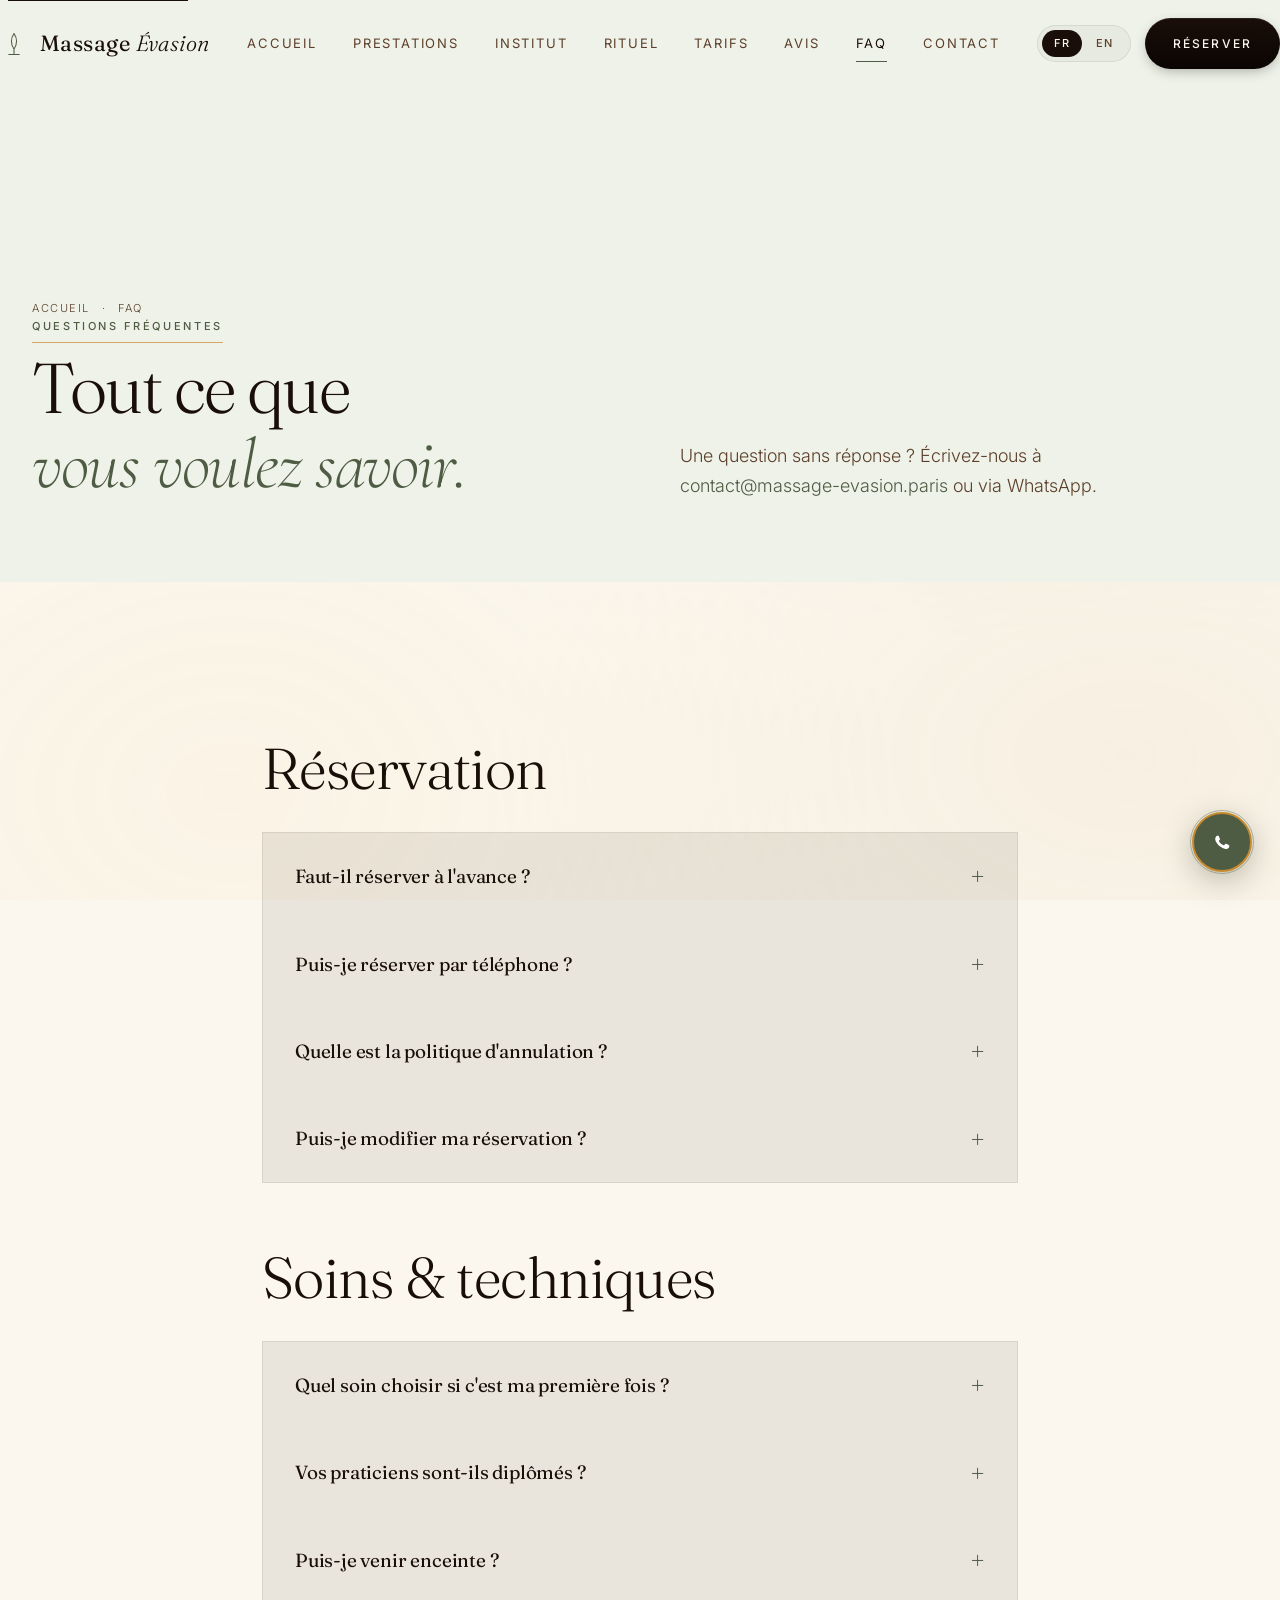
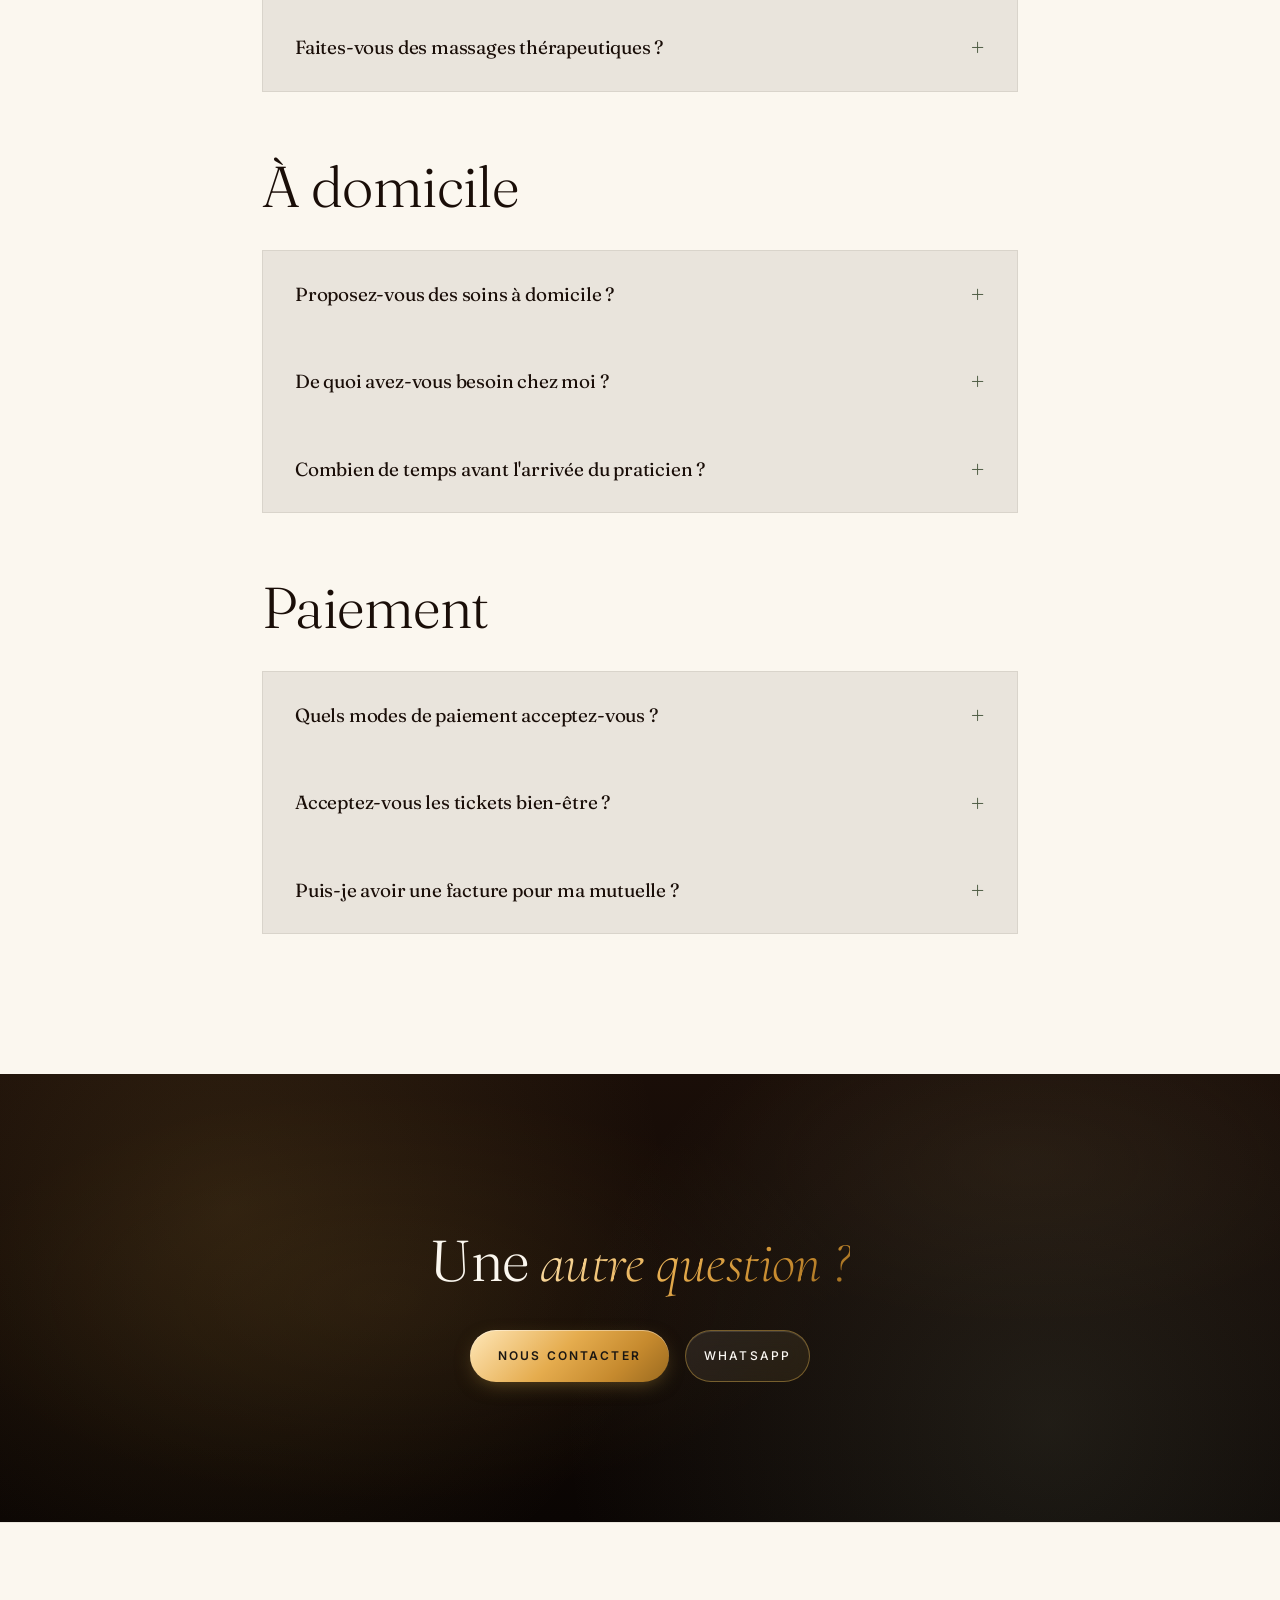
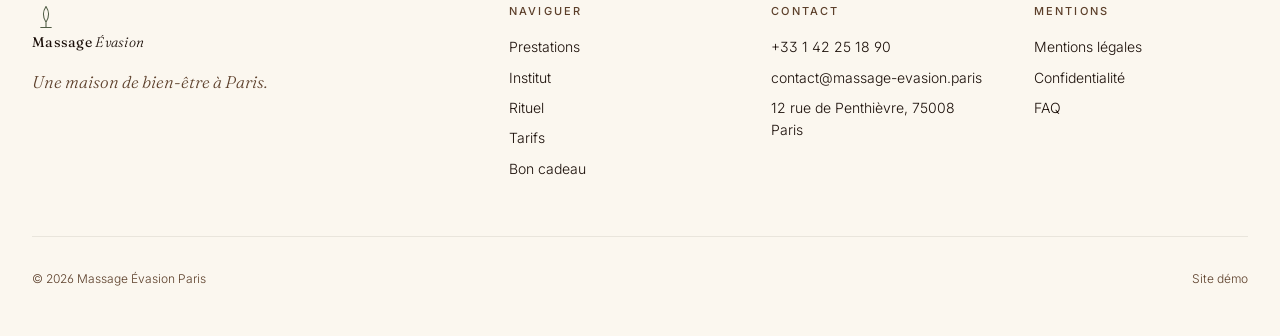
<file: faq.html>
<!DOCTYPE html>
<html lang="fr" data-palette="sage" data-typo="editorial" data-btn="pill">
<head>
<meta charset="UTF-8" /><meta name="viewport" content="width=device-width, initial-scale=1" /><meta name="theme-color" content="#FBF8F3" />
<title>FAQ — Massage Évasion Paris</title>
<meta name="description" content="Toutes vos questions sur nos soins, l'institut, les réservations et les modalités pratiques." />
<link rel="canonical" href="https://massage-evasion.paris/faq.html" />
<link rel="preconnect" href="https://fonts.googleapis.com" /><link rel="preconnect" href="https://fonts.gstatic.com" crossorigin />
<link rel="stylesheet" href="https://fonts.googleapis.com/css2?family=Cormorant+Garamond:ital,wght@0,300;0,400;1,300;1,400&family=Fraunces:opsz,wght@9..144,300;9..144,400;9..144,500&family=Inter:wght@300;400;500;600&display=swap" />
<link rel="stylesheet" href="assets/css/bundle.min.css?v=3" />
<script type="application/ld+json">
{"@context":"https://schema.org","@type":"FAQPage","mainEntity":[
{"@type":"Question","name":"Faut-il réserver à l'avance ?","acceptedAnswer":{"@type":"Answer","text":"Nous recommandons de réserver 3 à 5 jours à l'avance, surtout en soirée et le week-end."}},
{"@type":"Question","name":"Proposez-vous des soins à domicile ?","acceptedAnswer":{"@type":"Answer","text":"Oui, à Paris intra-muros et certaines communes limitrophes. Supplément de 25€."}},
{"@type":"Question","name":"Acceptez-vous les tickets bien-être ?","acceptedAnswer":{"@type":"Answer","text":"Oui, nous acceptons Wedoogift, Glady et Swile bien-être."}}
]}
</script>
</head>
<body>
<a href="#main" class="skip-link">Aller au contenu</a>

<header class="nav" id="nav">
  <div class="wrap nav-inner">
    <a href="index.html" class="brand"><span class="brand-mark"><svg viewBox="0 0 32 32" fill="none"><path d="M16 4c-4 6-4 12 0 18M16 4c4 6 4 12 0 18M16 22v6M10 28h12" stroke="currentColor" stroke-width="1.2" stroke-linecap="round" /></svg></span><span>Massage <em>Évasion</em></span></a>
    <nav class="nav-links" aria-label="Navigation principale">
      <a href="index.html">Accueil</a><a href="prestations.html">Prestations</a><a href="institut.html">Institut</a><a href="rituel.html">Rituel</a><a href="tarifs.html">Tarifs</a><a href="avis.html">Avis</a><a href="faq.html" aria-current="page">FAQ</a><a href="contact.html">Contact</a>
    </nav>
    <div style="display:flex;gap:14px;align-items:center;">
      <div class="lang"><button data-lang="fr" class="on" aria-pressed="true">FR</button><button data-lang="en" aria-pressed="false">EN</button></div>
      <a href="reservation.html" class="btn btn-primary btn-sm">Réserver</a>
      <button class="burger" aria-label="Menu" aria-expanded="false" aria-controls="nav-mobile"><span></span><span></span><span></span></button>
    </div>
  </div>
  <nav class="nav-mobile" id="nav-mobile">
    <a href="index.html">Accueil</a><a href="prestations.html">Prestations</a><a href="institut.html">Institut</a><a href="rituel.html">Rituel</a><a href="tarifs.html">Tarifs</a><a href="avis.html">Avis</a><a href="faq.html" aria-current="page">FAQ</a><a href="contact.html">Contact</a>
    <a href="reservation.html" class="btn btn-primary nav-mobile-cta">Réserver</a>
  </nav>
</header>

<main id="main">

<section class="page-hero">
  <div class="wrap">
    <nav class="breadcrumb"><a href="index.html">Accueil</a> · <span>FAQ</span></nav>
    <div class="page-hero-content">
      <div>
        <div class="section-label fade-up"><span class="under">Questions fréquentes</span></div>
        <h1 class="fade-up d1">Tout ce que<br /><em>vous voulez savoir.</em></h1>
      </div>
      <p class="page-hero-lead fade-up d2">Une question sans réponse ? Écrivez-nous à <a href="mailto:contact@massage-evasion.paris" style="color:var(--accent);">contact@massage-evasion.paris</a> ou via WhatsApp.</p>
    </div>
  </div>
</section>

<section class="section">
  <div class="wrap" style="max-width:820px;">
    <h2 class="section-title fade-up" style="margin-bottom:32px;">Réservation</h2>
    <div class="accordion fade-up">
      <details><summary>Faut-il réserver à l'avance ?</summary><p>Nous recommandons de réserver 3 à 5 jours à l'avance, surtout en soirée et le week-end. Pour les forfaits ou les duos, comptez plutôt 1 semaine.</p></details>
      <details><summary>Puis-je réserver par téléphone ?</summary><p>Oui, au +33 1 42 25 18 90 du lundi au samedi de 10h à 20h. La réservation en ligne reste plus rapide et confirme immédiatement.</p></details>
      <details><summary>Quelle est la politique d'annulation ?</summary><p>Annulation gratuite jusqu'à 24h avant. Au-delà, le soin est dû à 50%. En cas de force majeure, aucune charge.</p></details>
      <details><summary>Puis-je modifier ma réservation ?</summary><p>Oui, gratuitement jusqu'à 24h avant le rendez-vous. Contactez-nous par téléphone ou email.</p></details>
    </div>

    <h2 class="section-title fade-up" style="margin:64px 0 32px;">Soins & techniques</h2>
    <div class="accordion fade-up">
      <details><summary>Quel soin choisir si c'est ma première fois ?</summary><p>Le Relaxant est idéal pour découvrir, ou la Signature pour vivre l'expérience complète. Notre équipe vous oriente avec plaisir si vous appelez.</p></details>
      <details><summary>Vos praticiens sont-ils diplômés ?</summary><p>Oui, tous certifiés (CAP esthétique + formations spécialisées en techniques de massage). Vous pouvez demander un praticien spécifique.</p></details>
      <details><summary>Puis-je venir enceinte ?</summary><p>Oui, à partir du second trimestre, avec un soin spécifiquement adapté. Précisez-le lors de la réservation.</p></details>
      <details><summary>Faites-vous des massages thérapeutiques ?</summary><p>Nos soins ont une visée bien-être, pas médicale. Pour des troubles spécifiques (sciatique, hernie...), demandez l'avis d'un kinésithérapeute.</p></details>
    </div>

    <h2 class="section-title fade-up" style="margin:64px 0 32px;">À domicile</h2>
    <div class="accordion fade-up">
      <details><summary>Proposez-vous des soins à domicile ?</summary><p>Oui, à Paris intra-muros et certaines communes limitrophes (Neuilly, Levallois, Boulogne, Vincennes). Supplément de 25€ par soin.</p></details>
      <details><summary>De quoi avez-vous besoin chez moi ?</summary><p>Un espace calme d'environ 6 m², une prise électrique. Notre praticien apporte la table, le linge, les huiles et la musique.</p></details>
      <details><summary>Combien de temps avant l'arrivée du praticien ?</summary><p>15 minutes d'installation. Prévoyez d'être disponible 1h30 au total pour un soin de 60 minutes.</p></details>
    </div>

    <h2 class="section-title fade-up" style="margin:64px 0 32px;">Paiement</h2>
    <div class="accordion fade-up">
      <details><summary>Quels modes de paiement acceptez-vous ?</summary><p>Carte bancaire, Apple Pay, Google Pay, espèces, chèques.</p></details>
      <details><summary>Acceptez-vous les tickets bien-être ?</summary><p>Oui : Wedoogift, Glady et Swile bien-être. Présentez le code à l'arrivée.</p></details>
      <details><summary>Puis-je avoir une facture pour ma mutuelle ?</summary><p>Nos soins ne sont pas remboursés par la sécurité sociale. Certaines mutuelles couvrent partiellement le bien-être — vérifiez auprès de la vôtre, nous vous fournissons une facture détaillée.</p></details>
    </div>
  </div>
</section>

<section class="section bg-ink">
  <div class="wrap" style="text-align:center;max-width:680px;">
    <h2 class="section-title fade-up">Une <em>autre question ?</em></h2>
    <div class="fade-up d1" style="margin-top:36px;display:flex;gap:16px;justify-content:center;flex-wrap:wrap;">
      <a href="contact.html" class="btn btn-gold">Nous contacter</a>
      <a href="https://wa.me/33142251890" class="btn btn-ghost" target="_blank" rel="noopener noreferrer">WhatsApp</a>
    </div>
  </div>
</section>

</main>

<footer>
  <div class="wrap">
    <div class="footer-top">
      <div class="footer-col"><a href="index.html" class="brand"><span class="brand-mark"><svg viewBox="0 0 32 32" fill="none"><path d="M16 4c-4 6-4 12 0 18M16 4c4 6 4 12 0 18M16 22v6M10 28h12" stroke="currentColor" stroke-width="1.2" stroke-linecap="round" /></svg></span><span>Massage <em>Évasion</em></span></a><p class="footer-tag">Une maison de bien-être à Paris.</p></div>
      <div class="footer-col"><h5>Naviguer</h5><a href="prestations.html">Prestations</a><a href="institut.html">Institut</a><a href="rituel.html">Rituel</a><a href="tarifs.html">Tarifs</a><a href="bon-cadeau.html">Bon cadeau</a></div>
      <div class="footer-col"><h5>Contact</h5><a href="tel:+33142251890">+33 1 42 25 18 90</a><a href="mailto:contact@massage-evasion.paris">contact@massage-evasion.paris</a><a href="contact.html">12 rue de Penthièvre, 75008 Paris</a></div>
      <div class="footer-col"><h5>Mentions</h5><a href="mentions.html">Mentions légales</a><a href="confidentialite.html">Confidentialité</a><a href="faq.html">FAQ</a></div>
    </div>
    <div class="footer-bottom"><span>© 2026 Massage Évasion Paris</span><span>Site démo</span></div>
  </div>
</footer>

<a href="https://wa.me/33142251890" class="wa-float" target="_blank" rel="noopener noreferrer" aria-label="WhatsApp"><svg viewBox="0 0 24 24" fill="currentColor"><path d="M17.5 14.4c-.3-.1-1.7-.8-1.9-.9-.3-.1-.5-.1-.7.1-.2.3-.8.9-.9 1.1-.2.2-.3.2-.6.1-1.7-.9-2.9-1.5-4-3.5-.3-.5.3-.5.8-1.5.1-.2.1-.4 0-.5 0-.1-.7-1.6-.9-2.2-.2-.6-.5-.5-.7-.5h-.6c-.2 0-.5.1-.8.4-.3.3-1 1-1 2.5s1.1 2.9 1.2 3.1c.1.2 2.1 3.2 5.2 4.5 1.9.8 2.7.9 3.6.8.6-.1 1.7-.7 1.9-1.4.2-.7.2-1.2.2-1.4-.1-.1-.3-.2-.6-.3z"/></svg></a>
<button class="back-top" aria-label="Retour en haut">↑</button>
<script src="assets/js/i18n.js" defer></script><script src="assets/js/modal.js" defer></script><script src="assets/js/main.js" defer></script>
</body>
</html>
</file>
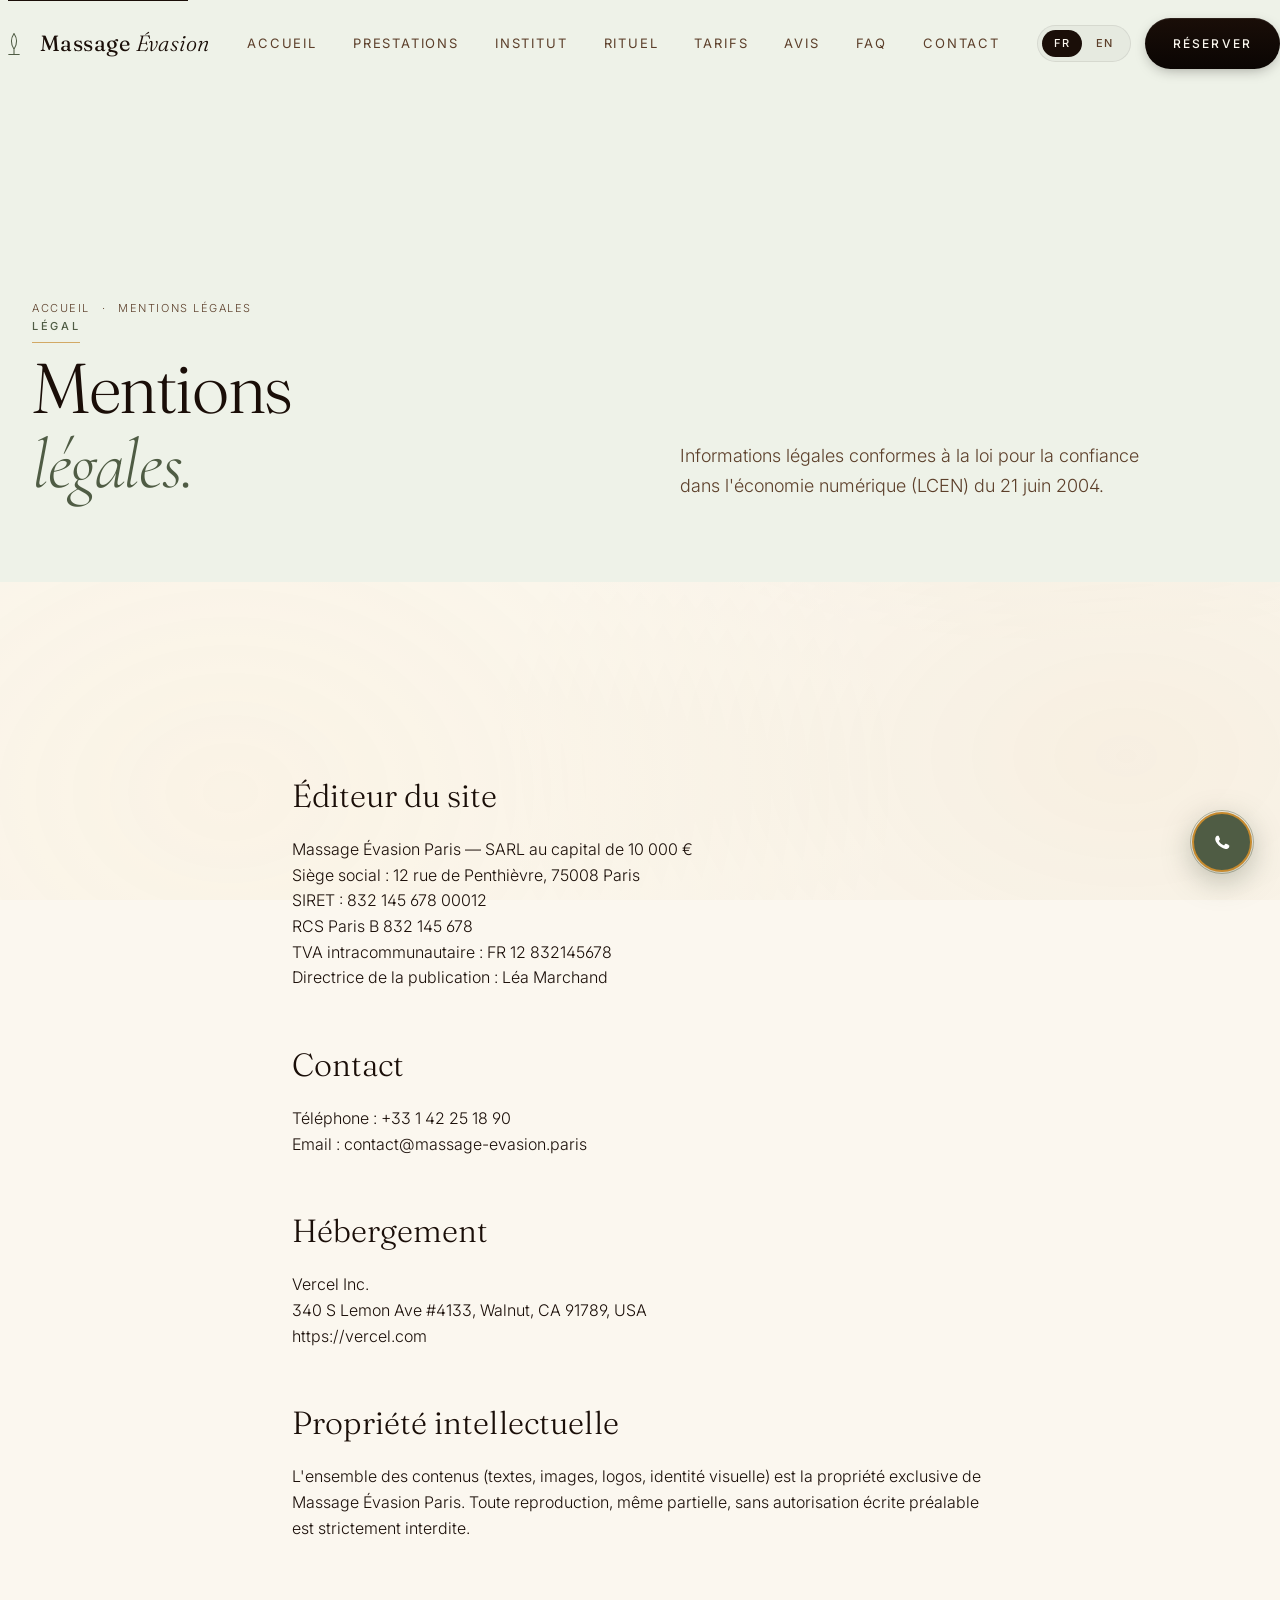
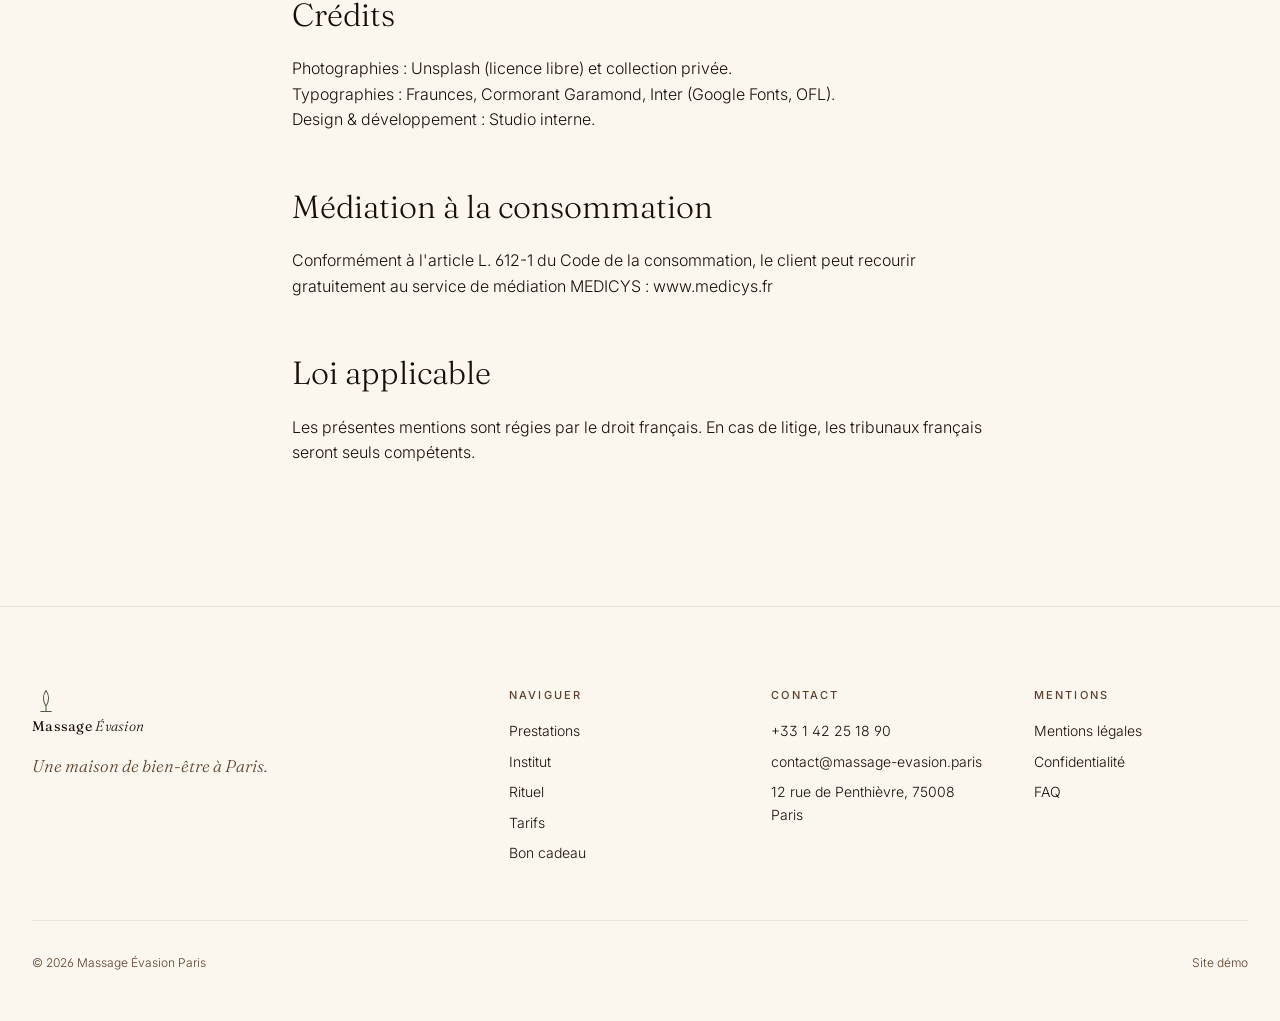
<file: mentions.html>
<!DOCTYPE html>
<html lang="fr" data-palette="sage" data-typo="editorial" data-btn="pill">
<head>
<meta charset="UTF-8" /><meta name="viewport" content="width=device-width, initial-scale=1" /><meta name="theme-color" content="#FBF8F3" />
<title>Mentions légales — Massage Évasion Paris</title>
<meta name="description" content="Mentions légales de Massage Évasion Paris. Éditeur, hébergeur, propriété intellectuelle." />
<link rel="canonical" href="https://massage-evasion.paris/mentions.html" />
<meta name="robots" content="noindex,follow" />
<link rel="preconnect" href="https://fonts.googleapis.com" /><link rel="preconnect" href="https://fonts.gstatic.com" crossorigin />
<link rel="stylesheet" href="https://fonts.googleapis.com/css2?family=Cormorant+Garamond:ital,wght@0,300;0,400;1,300;1,400&family=Fraunces:opsz,wght@9..144,300;9..144,400;9..144,500&family=Inter:wght@300;400;500;600&display=swap" />
<link rel="stylesheet" href="assets/css/bundle.min.css?v=3" />
</head>
<body>
<a href="#main" class="skip-link">Aller au contenu</a>

<header class="nav" id="nav">
  <div class="wrap nav-inner">
    <a href="index.html" class="brand"><span class="brand-mark"><svg viewBox="0 0 32 32" fill="none"><path d="M16 4c-4 6-4 12 0 18M16 4c4 6 4 12 0 18M16 22v6M10 28h12" stroke="currentColor" stroke-width="1.2" stroke-linecap="round" /></svg></span><span>Massage <em>Évasion</em></span></a>
    <nav class="nav-links" aria-label="Navigation principale">
      <a href="index.html">Accueil</a><a href="prestations.html">Prestations</a><a href="institut.html">Institut</a><a href="rituel.html">Rituel</a><a href="tarifs.html">Tarifs</a><a href="avis.html">Avis</a><a href="faq.html">FAQ</a><a href="contact.html">Contact</a>
    </nav>
    <div style="display:flex;gap:14px;align-items:center;">
      <div class="lang"><button data-lang="fr" class="on" aria-pressed="true">FR</button><button data-lang="en" aria-pressed="false">EN</button></div>
      <a href="reservation.html" class="btn btn-primary btn-sm">Réserver</a>
      <button class="burger" aria-label="Menu" aria-expanded="false" aria-controls="nav-mobile"><span></span><span></span><span></span></button>
    </div>
  </div>
  <nav class="nav-mobile" id="nav-mobile">
    <a href="index.html">Accueil</a><a href="prestations.html">Prestations</a><a href="institut.html">Institut</a><a href="rituel.html">Rituel</a><a href="tarifs.html">Tarifs</a><a href="avis.html">Avis</a><a href="faq.html">FAQ</a><a href="contact.html">Contact</a>
    <a href="reservation.html" class="btn btn-primary nav-mobile-cta">Réserver</a>
  </nav>
</header>

<main id="main">

<section class="page-hero">
  <div class="wrap">
    <nav class="breadcrumb"><a href="index.html">Accueil</a> · <span>Mentions légales</span></nav>
    <div class="page-hero-content">
      <div>
        <div class="section-label fade-up"><span class="under">Légal</span></div>
        <h1 class="fade-up d1">Mentions<br /><em>légales.</em></h1>
      </div>
      <p class="page-hero-lead fade-up d2">Informations légales conformes à la loi pour la confiance dans l'économie numérique (LCEN) du 21 juin 2004.</p>
    </div>
  </div>
</section>

<section class="section">
  <div class="wrap" style="max-width:760px;">
    <article class="prose fade-up">
      <h2 style="font-family:var(--font-display);font-weight:300;font-size:32px;margin:48px 0 16px;">Éditeur du site</h2>
      <p>Massage Évasion Paris — SARL au capital de 10 000 €<br />Siège social : 12 rue de Penthièvre, 75008 Paris<br />SIRET : 832 145 678 00012<br />RCS Paris B 832 145 678<br />TVA intracommunautaire : FR 12 832145678<br />Directrice de la publication : Léa Marchand</p>

      <h2 style="font-family:var(--font-display);font-weight:300;font-size:32px;margin:48px 0 16px;">Contact</h2>
      <p>Téléphone : +33 1 42 25 18 90<br />Email : contact@massage-evasion.paris</p>

      <h2 style="font-family:var(--font-display);font-weight:300;font-size:32px;margin:48px 0 16px;">Hébergement</h2>
      <p>Vercel Inc.<br />340 S Lemon Ave #4133, Walnut, CA 91789, USA<br />https://vercel.com</p>

      <h2 style="font-family:var(--font-display);font-weight:300;font-size:32px;margin:48px 0 16px;">Propriété intellectuelle</h2>
      <p>L'ensemble des contenus (textes, images, logos, identité visuelle) est la propriété exclusive de Massage Évasion Paris. Toute reproduction, même partielle, sans autorisation écrite préalable est strictement interdite.</p>

      <h2 style="font-family:var(--font-display);font-weight:300;font-size:32px;margin:48px 0 16px;">Crédits</h2>
      <p>Photographies : Unsplash (licence libre) et collection privée.<br />Typographies : Fraunces, Cormorant Garamond, Inter (Google Fonts, OFL).<br />Design & développement : Studio interne.</p>

      <h2 style="font-family:var(--font-display);font-weight:300;font-size:32px;margin:48px 0 16px;">Médiation à la consommation</h2>
      <p>Conformément à l'article L. 612-1 du Code de la consommation, le client peut recourir gratuitement au service de médiation MEDICYS : www.medicys.fr</p>

      <h2 style="font-family:var(--font-display);font-weight:300;font-size:32px;margin:48px 0 16px;">Loi applicable</h2>
      <p>Les présentes mentions sont régies par le droit français. En cas de litige, les tribunaux français seront seuls compétents.</p>
    </article>
  </div>
</section>

</main>

<footer>
  <div class="wrap">
    <div class="footer-top">
      <div class="footer-col"><a href="index.html" class="brand"><span class="brand-mark"><svg viewBox="0 0 32 32" fill="none"><path d="M16 4c-4 6-4 12 0 18M16 4c4 6 4 12 0 18M16 22v6M10 28h12" stroke="currentColor" stroke-width="1.2" stroke-linecap="round" /></svg></span><span>Massage <em>Évasion</em></span></a><p class="footer-tag">Une maison de bien-être à Paris.</p></div>
      <div class="footer-col"><h5>Naviguer</h5><a href="prestations.html">Prestations</a><a href="institut.html">Institut</a><a href="rituel.html">Rituel</a><a href="tarifs.html">Tarifs</a><a href="bon-cadeau.html">Bon cadeau</a></div>
      <div class="footer-col"><h5>Contact</h5><a href="tel:+33142251890">+33 1 42 25 18 90</a><a href="mailto:contact@massage-evasion.paris">contact@massage-evasion.paris</a><a href="contact.html">12 rue de Penthièvre, 75008 Paris</a></div>
      <div class="footer-col"><h5>Mentions</h5><a href="mentions.html">Mentions légales</a><a href="confidentialite.html">Confidentialité</a><a href="faq.html">FAQ</a></div>
    </div>
    <div class="footer-bottom"><span>© 2026 Massage Évasion Paris</span><span>Site démo</span></div>
  </div>
</footer>

<a href="https://wa.me/33142251890" class="wa-float" target="_blank" rel="noopener noreferrer" aria-label="WhatsApp"><svg viewBox="0 0 24 24" fill="currentColor"><path d="M17.5 14.4c-.3-.1-1.7-.8-1.9-.9-.3-.1-.5-.1-.7.1-.2.3-.8.9-.9 1.1-.2.2-.3.2-.6.1-1.7-.9-2.9-1.5-4-3.5-.3-.5.3-.5.8-1.5.1-.2.1-.4 0-.5 0-.1-.7-1.6-.9-2.2-.2-.6-.5-.5-.7-.5h-.6c-.2 0-.5.1-.8.4-.3.3-1 1-1 2.5s1.1 2.9 1.2 3.1c.1.2 2.1 3.2 5.2 4.5 1.9.8 2.7.9 3.6.8.6-.1 1.7-.7 1.9-1.4.2-.7.2-1.2.2-1.4-.1-.1-.3-.2-.6-.3z"/></svg></a>
<button class="back-top" aria-label="Retour en haut">↑</button>
<script src="assets/js/i18n.js" defer></script><script src="assets/js/modal.js" defer></script><script src="assets/js/main.js" defer></script>
</body>
</html>
</file>
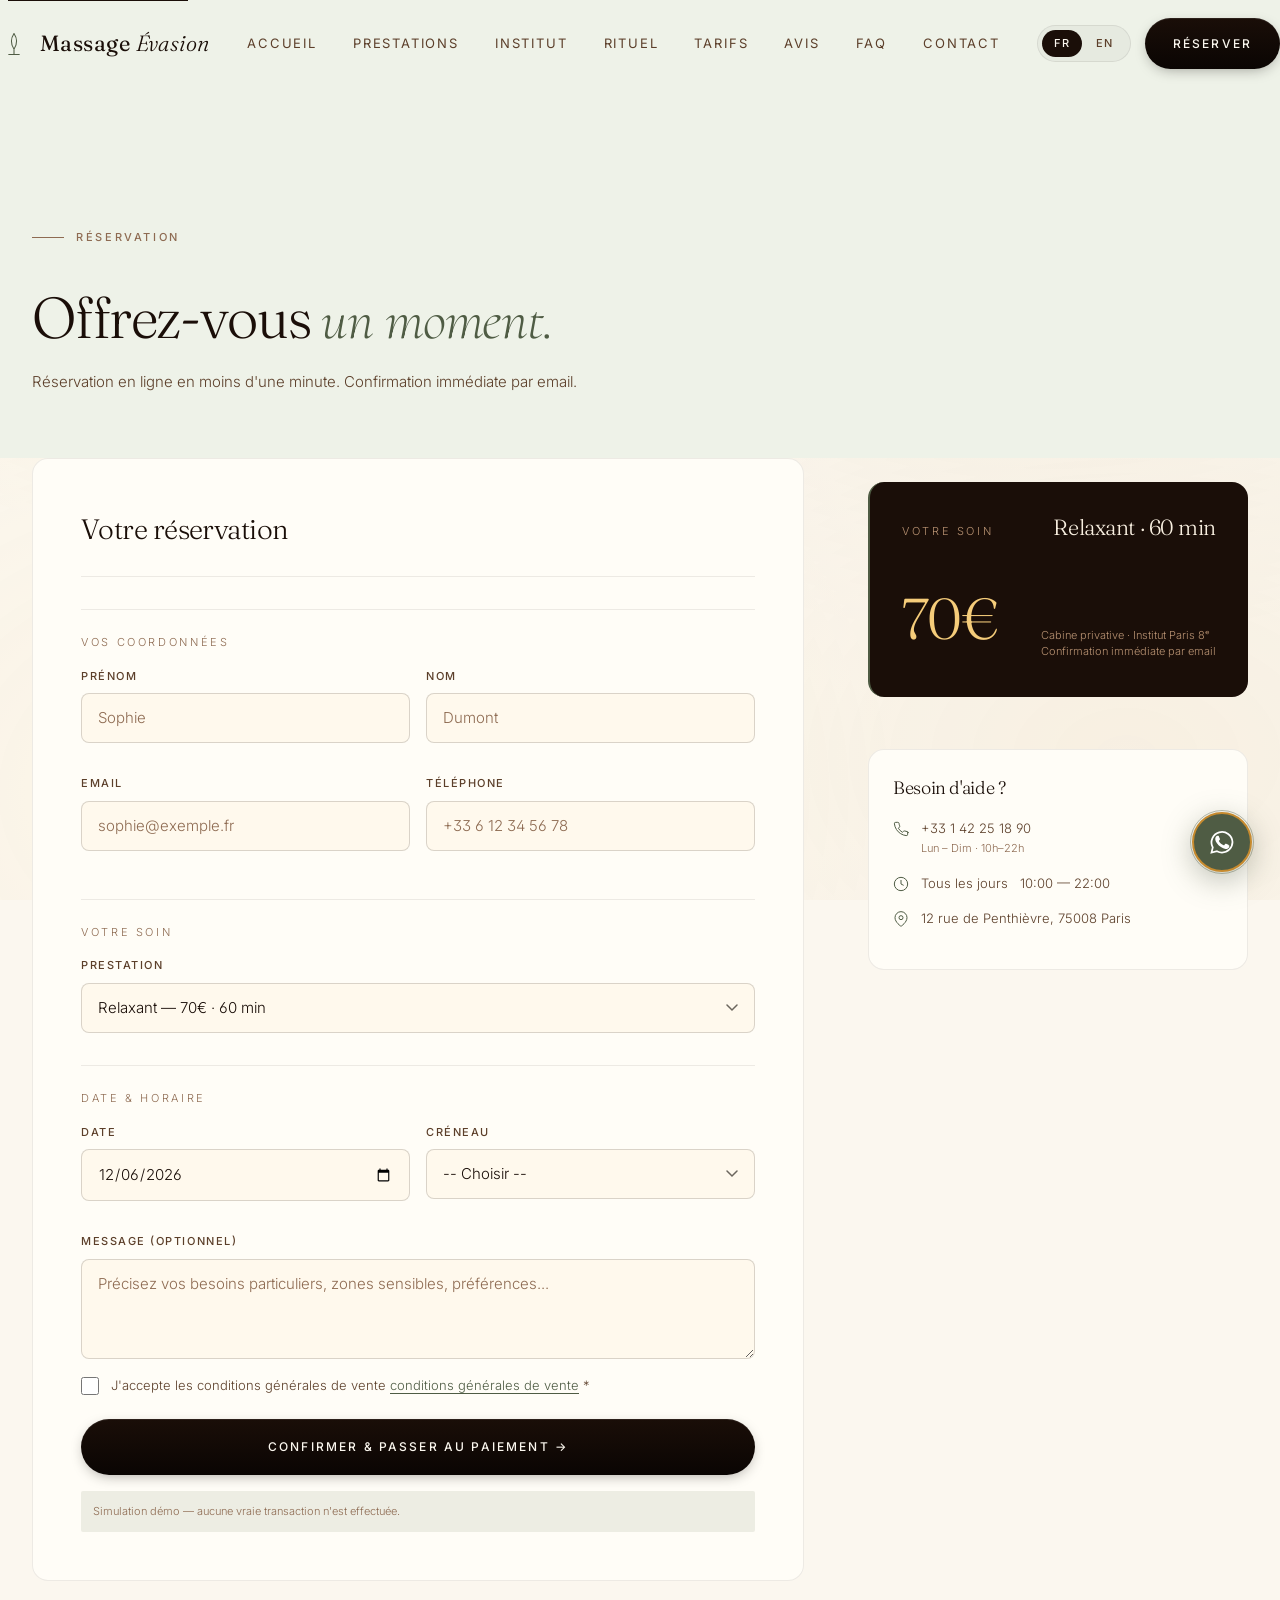
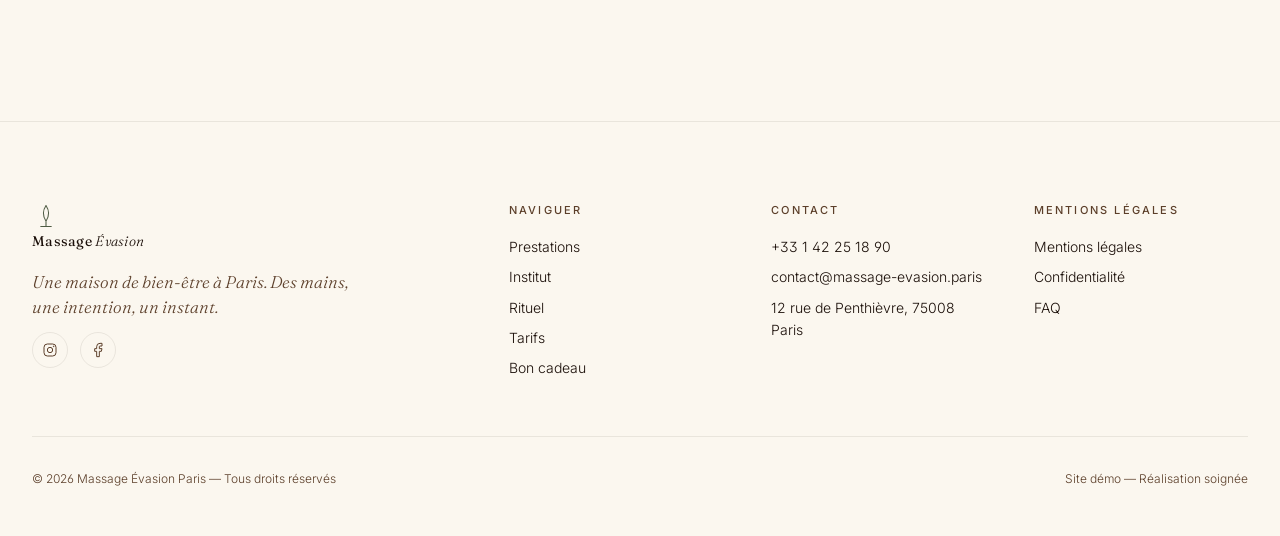
<file: reservation.html>
<!DOCTYPE html>
<html lang="fr" data-palette="sage" data-typo="editorial" data-btn="pill">
<head>
<meta charset="UTF-8" />
<meta name="viewport" content="width=device-width, initial-scale=1, viewport-fit=cover" />
<meta name="theme-color" content="#FBF8F3" />
<title>Réservation — Massage Évasion Paris · Réservez votre soin en ligne</title>
<meta name="description" content="Réservez votre soin en ligne en moins d'une minute. Confirmez votre massage bien-être à Paris 8ᵉ. Relaxant, signature, deep tissue, duo... Confirmation immédiate." />
<meta name="keywords" content="réserver massage Paris, réservation soin bien-être, massage en ligne Paris 8, institut massage rendez-vous" />
<meta name="author" content="Massage Évasion Paris" />
<link rel="canonical" href="https://massage-evasion.paris/reservation" />
<link rel="alternate" hreflang="fr" href="https://massage-evasion.paris/reservation" />
<link rel="alternate" hreflang="en" href="https://massage-evasion.paris/reservation?lang=en" />

<!-- Open Graph -->
<meta property="og:type" content="website" />
<meta property="og:url" content="https://massage-evasion.paris/reservation" />
<meta property="og:title" content="Réservation — Massage Évasion Paris" />
<meta property="og:description" content="Réservez votre moment d'évasion en quelques secondes." />
<meta property="og:image" content="https://massage-evasion.paris/assets/images/og-cover.jpg" />
<meta property="og:locale" content="fr_FR" />
<meta property="og:locale:alternate" content="en_US" />

<!-- Twitter -->
<meta name="twitter:card" content="summary_large_image" />
<meta name="twitter:title" content="Réservation — Massage Évasion Paris" />
<meta name="twitter:description" content="Réservez votre soin bien-être à Paris 8ᵉ en ligne." />
<meta name="twitter:image" content="https://massage-evasion.paris/assets/images/og-cover.jpg" />

<!-- Manifest & Icons -->
<link rel="manifest" href="manifest.webmanifest" />
<link rel="icon" type="image/svg+xml" href="assets/images/favicon.svg" />

<!-- Fonts -->
<link rel="preconnect" href="https://fonts.googleapis.com" />
<link rel="preconnect" href="https://fonts.gstatic.com" crossorigin />
<link rel="preload" as="style" href="https://fonts.googleapis.com/css2?family=Cormorant+Garamond:ital,wght@0,300;0,400;1,300;1,400&family=Fraunces:opsz,wght@9..144,300;9..144,400;9..144,500&family=Inter:wght@300;400;500;600&display=swap" />
<link rel="stylesheet" href="https://fonts.googleapis.com/css2?family=Cormorant+Garamond:ital,wght@0,300;0,400;1,300;1,400&family=Fraunces:opsz,wght@9..144,300;9..144,400;9..144,500&family=Inter:wght@300;400;500;600&display=swap" />

<!-- Styles -->
<link rel="stylesheet" href="assets/css/bundle.min.css?v=3" />
<style>
/* ============================================================
   PAGE HERO
   ============================================================ */
.page-hero {
  padding: calc(var(--space-32) + 80px) var(--container-pad) var(--space-16);
  max-width: var(--container-max);
  margin: 0 auto;
}

.page-hero .eyebrow {
  font-family: var(--font-body);
  font-size: var(--fs-xs);
  letter-spacing: var(--tracking-widest);
  text-transform: uppercase;
  color: var(--ink-muted);
  margin-bottom: var(--space-6);
}

.page-hero h1 {
  font-family: var(--font-display);
  font-size: var(--fs-4xl);
  font-weight: 300;
  line-height: 1.1;
  letter-spacing: var(--tracking-tight);
  color: var(--ink);
  margin-bottom: var(--space-4);
}

.page-hero h1 em {
  font-family: var(--font-italic);
  font-style: italic;
  color: var(--accent);
}

.page-hero .lead {
  font-family: var(--font-body);
  font-size: var(--fs-base);
  color: var(--ink-soft);
  line-height: 1.7;
  font-weight: 300;
}

/* ============================================================
   BOOKING LAYOUT
   ============================================================ */
.booking-section {
  padding: 0 var(--container-pad) var(--space-32);
  max-width: var(--container-max);
  margin: 0 auto;
}

.booking {
  display: grid;
  grid-template-columns: 1fr 380px;
  gap: var(--space-16);
  align-items: start;
}

/* ============================================================
   BOOKING FORM
   ============================================================ */
.booking-form {
  background: var(--bg-card);
  border: 1px solid var(--line);
  border-radius: var(--radius-lg);
  padding: var(--space-12);
}

.booking-form h2 {
  font-family: var(--font-display);
  font-size: var(--fs-2xl);
  font-weight: 300;
  letter-spacing: var(--tracking-tight);
  color: var(--ink);
  margin-bottom: var(--space-8);
  padding-bottom: var(--space-6);
  border-bottom: 1px solid var(--line);
}

/* Groupes de champs côte à côte */
.form-row {
  display: grid;
  grid-template-columns: 1fr 1fr;
  gap: var(--space-4);
  margin-bottom: var(--space-4);
}

/* Champ individuel */
.field {
  display: flex;
  flex-direction: column;
  gap: var(--space-2);
  margin-bottom: var(--space-4);
}

.field label {
  font-family: var(--font-body);
  font-size: var(--fs-xs);
  letter-spacing: var(--tracking-wider);
  text-transform: uppercase;
  color: var(--ink-soft);
  font-weight: 500;
}

.field label .req {
  color: var(--accent);
  margin-left: 2px;
}

.field input,
.field select,
.field textarea {
  font-family: var(--font-body);
  font-size: var(--fs-base);
  color: var(--ink);
  background: var(--bg-elevated);
  border: 1px solid var(--line-strong);
  border-radius: var(--radius-md);
  padding: 12px 16px;
  width: 100%;
  transition: border-color var(--duration-fast) var(--ease-out),
              box-shadow var(--duration-fast) var(--ease-out);
  -webkit-appearance: none;
  appearance: none;
}

.field select {
  background-image: url("data:image/svg+xml,%3Csvg xmlns='http://www.w3.org/2000/svg' width='12' height='8' viewBox='0 0 12 8' fill='none'%3E%3Cpath d='M1 1l5 5 5-5' stroke='%236B665D' stroke-width='1.5' stroke-linecap='round'/%3E%3C/svg%3E");
  background-repeat: no-repeat;
  background-position: right 16px center;
  padding-right: 40px;
  cursor: pointer;
}

.field input:focus,
.field select:focus,
.field textarea:focus {
  outline: none;
  border-color: var(--accent);
  box-shadow: 0 0 0 3px rgba(90, 101, 80, .12);
}

.field input::placeholder,
.field textarea::placeholder {
  color: var(--ink-muted);
}

.field textarea {
  resize: vertical;
  min-height: 100px;
  line-height: 1.6;
}

/* Erreur */
.field.error input,
.field.error select,
.field.error textarea {
  border-color: var(--error);
  box-shadow: 0 0 0 3px rgba(184, 84, 80, .1);
}

.field-error {
  font-size: var(--fs-xs);
  color: var(--error);
  font-weight: 500;
  min-height: 1em;
}

/* Checkbox CGU */
.field-check {
  display: flex;
  align-items: flex-start;
  gap: var(--space-3);
  margin-bottom: var(--space-6);
}

.field-check input[type="checkbox"] {
  width: 18px;
  height: 18px;
  min-width: 18px;
  border: 1px solid var(--line-strong);
  border-radius: var(--radius-sm);
  background: var(--bg-elevated);
  cursor: pointer;
  margin-top: 2px;
  accent-color: var(--accent);
}

.field-check label {
  font-family: var(--font-body);
  font-size: var(--fs-sm);
  color: var(--ink-soft);
  line-height: 1.6;
  cursor: pointer;
}

.field-check label a {
  color: var(--accent);
  text-decoration: underline;
  text-underline-offset: 3px;
}

/* Bouton plein largeur */
.btn-block {
  width: 100%;
  justify-content: center;
  text-align: center;
}

/* Disclaimer */
.disclaimer {
  margin-top: var(--space-4);
  font-family: var(--font-body);
  font-size: var(--fs-xs);
  color: var(--ink-muted);
  text-align: center;
  line-height: 1.6;
}

/* Séparateur de section formulaire */
.form-section-title {
  font-family: var(--font-body);
  font-size: var(--fs-xs);
  letter-spacing: var(--tracking-widest);
  text-transform: uppercase;
  color: var(--ink-muted);
  margin: var(--space-8) 0 var(--space-4);
  padding-top: var(--space-6);
  border-top: 1px solid var(--line);
}

/* ============================================================
   CONTACT SIDE
   ============================================================ */
.contact-side {
  display: flex;
  flex-direction: column;
  gap: var(--space-6);
  position: sticky;
  top: calc(80px + var(--space-6));
}

/* Recap soin */
.recap {
  background: var(--ink);
  color: var(--sand-50);
  border-radius: var(--radius-lg);
  padding: var(--space-8);
}

.recap-eyebrow {
  font-family: var(--font-body);
  font-size: var(--fs-xs);
  letter-spacing: var(--tracking-widest);
  text-transform: uppercase;
  color: var(--ink-300);
  margin-bottom: var(--space-4);
}

.recap-service {
  font-family: var(--font-display);
  font-size: var(--fs-xl);
  font-weight: 300;
  letter-spacing: var(--tracking-tight);
  margin-bottom: var(--space-2);
  line-height: 1.2;
}

.recap-price {
  font-family: var(--font-display);
  font-size: var(--fs-4xl);
  font-weight: 300;
  color: var(--gold-300);
  letter-spacing: var(--tracking-tight);
}

.recap-note {
  font-size: var(--fs-xs);
  color: var(--ink-300);
  margin-top: var(--space-3);
  line-height: 1.5;
}

/* Mini contact card */
.contact-card-mini {
  background: var(--bg-card);
  border: 1px solid var(--line);
  border-radius: var(--radius-lg);
  padding: var(--space-6);
}

.contact-card-mini h3 {
  font-family: var(--font-display);
  font-size: var(--fs-lg);
  font-weight: 300;
  letter-spacing: var(--tracking-tight);
  margin-bottom: var(--space-4);
  color: var(--ink);
}

.contact-item {
  display: flex;
  gap: var(--space-3);
  align-items: flex-start;
  margin-bottom: var(--space-4);
  font-size: var(--fs-sm);
  color: var(--ink-soft);
  line-height: 1.5;
}

.contact-item svg {
  width: 16px;
  height: 16px;
  flex-shrink: 0;
  margin-top: 2px;
  color: var(--accent);
}

.contact-item a {
  color: var(--ink-soft);
  text-decoration: none;
  transition: color var(--duration-fast);
}

.contact-item a:hover {
  color: var(--accent);
}

.hours-grid {
  display: grid;
  grid-template-columns: auto 1fr;
  gap: var(--space-1) var(--space-3);
  font-size: var(--fs-sm);
  color: var(--ink-soft);
}

/* ============================================================
   MODALES
   ============================================================ */
.modal-backdrop {
  display: none;
  position: fixed;
  inset: 0;
  background: rgba(31, 29, 26, .6);
  backdrop-filter: blur(4px);
  z-index: var(--z-modal);
  align-items: center;
  justify-content: center;
  padding: var(--space-6);
}

.modal-backdrop.on {
  display: flex;
}

.modal {
  background: var(--bg-elevated);
  border-radius: var(--radius-lg);
  padding: var(--space-10);
  max-width: 480px;
  width: 100%;
  position: relative;
  box-shadow: var(--shadow-deep);
  animation: modal-in .3s var(--ease-spring) both;
}

@keyframes modal-in {
  from { opacity: 0; transform: translateY(24px) scale(.97); }
  to   { opacity: 1; transform: translateY(0) scale(1); }
}

.modal-close {
  position: absolute;
  top: var(--space-5);
  right: var(--space-5);
  width: 36px;
  height: 36px;
  display: flex;
  align-items: center;
  justify-content: center;
  border: none;
  background: transparent;
  cursor: pointer;
  color: var(--ink-soft);
  border-radius: 50%;
  font-size: 20px;
  transition: background var(--duration-fast), color var(--duration-fast);
}

.modal-close:hover,
.modal-close:focus-visible {
  background: var(--bg-soft);
  color: var(--ink);
  outline: none;
}

.modal-eyebrow {
  font-family: var(--font-body);
  font-size: var(--fs-xs);
  letter-spacing: var(--tracking-widest);
  text-transform: uppercase;
  color: var(--ink-muted);
  margin-bottom: var(--space-3);
}

.modal h2 {
  font-family: var(--font-display);
  font-size: var(--fs-2xl);
  font-weight: 300;
  letter-spacing: var(--tracking-tight);
  color: var(--ink);
  margin-bottom: var(--space-8);
}

.modal-rows {
  display: flex;
  flex-direction: column;
  gap: var(--space-4);
  padding: var(--space-6) 0;
  border-top: 1px solid var(--line);
  border-bottom: 1px solid var(--line);
  margin-bottom: var(--space-6);
}

.modal-row {
  display: flex;
  justify-content: space-between;
  align-items: baseline;
  font-size: var(--fs-sm);
}

.modal-row dt {
  color: var(--ink-muted);
  font-weight: 400;
}

.modal-row dd {
  color: var(--ink);
  font-weight: 500;
  text-align: right;
}

.modal-total {
  display: flex;
  justify-content: space-between;
  align-items: baseline;
  font-family: var(--font-display);
  margin-bottom: var(--space-6);
}

.modal-total dt {
  font-size: var(--fs-base);
  color: var(--ink);
  font-weight: 400;
}

.modal-total dd {
  font-size: var(--fs-2xl);
  color: var(--ink);
  font-weight: 300;
  letter-spacing: var(--tracking-tight);
}

.modal-disclaimer {
  font-size: var(--fs-xs);
  color: var(--ink-muted);
  text-align: center;
  margin-top: var(--space-4);
  line-height: 1.6;
}

/* Modale succès */
.success-icon {
  width: 64px;
  height: 64px;
  background: var(--sage-100);
  border-radius: 50%;
  display: flex;
  align-items: center;
  justify-content: center;
  margin: 0 auto var(--space-6);
  color: var(--sage-700);
}

.success-icon svg {
  width: 28px;
  height: 28px;
}

#success-modal .modal {
  text-align: center;
}

#success-modal .modal h2 {
  margin-bottom: var(--space-4);
}

.success-sub {
  font-size: var(--fs-base);
  color: var(--ink-soft);
  line-height: 1.7;
  margin-bottom: var(--space-4);
}

.success-detail {
  font-size: var(--fs-sm);
  color: var(--ink-muted);
  margin-bottom: var(--space-8);
}

.success-ref {
  font-family: var(--font-body);
  font-size: var(--fs-xs);
  letter-spacing: var(--tracking-wide);
  color: var(--gold);
  margin-top: var(--space-2);
}

/* ============================================================
   RESPONSIVE
   ============================================================ */
@media (max-width: 1024px) {
  .booking {
    grid-template-columns: 1fr 320px;
    gap: var(--space-10);
  }
}

@media (max-width: 800px) {
  .booking {
    grid-template-columns: 1fr;
  }

  .contact-side {
    position: static;
    order: -1;
  }

  .page-hero {
    padding: calc(var(--space-20) + 80px) var(--space-6) var(--space-10);
  }

  .booking-section {
    padding: 0 var(--space-6) var(--space-20);
  }

  .booking-form {
    padding: var(--space-8);
  }
}

@media (max-width: 560px) {
  .form-row {
    grid-template-columns: 1fr;
  }

  .modal {
    padding: var(--space-8) var(--space-6);
  }
}
</style>

<!-- Schema.org JSON-LD -->
<script type="application/ld+json">
{
  "@context": "https://schema.org",
  "@type": "HealthAndBeautyBusiness",
  "name": "Massage Évasion Paris",
  "url": "https://massage-evasion.paris",
  "telephone": "+33 1 42 25 18 90",
  "address": {
    "@type": "PostalAddress",
    "streetAddress": "12 rue de Penthièvre",
    "addressLocality": "Paris",
    "postalCode": "75008",
    "addressCountry": "FR"
  },
  "openingHoursSpecification": [{
    "@type": "OpeningHoursSpecification",
    "dayOfWeek": ["Monday","Tuesday","Wednesday","Thursday","Friday","Saturday","Sunday"],
    "opens": "10:00",
    "closes": "22:00"
  }],
  "hasOfferCatalog": {
    "@type": "OfferCatalog",
    "name": "Soins bien-être",
    "itemListElement": [
      { "@type": "Offer", "name": "Relaxant", "price": "70", "priceCurrency": "EUR" },
      { "@type": "Offer", "name": "Évasion Signature", "price": "120", "priceCurrency": "EUR" },
      { "@type": "Offer", "name": "Deep Tissue", "price": "85", "priceCurrency": "EUR" },
      { "@type": "Offer", "name": "Sportif Léger", "price": "80", "priceCurrency": "EUR" },
      { "@type": "Offer", "name": "Combiné Sur-mesure", "price": "90", "priceCurrency": "EUR" },
      { "@type": "Offer", "name": "Duo", "price": "150", "priceCurrency": "EUR" }
    ]
  }
}
</script>
</head>
<body>

<a href="#main" class="skip-link">Aller au contenu</a>

<!-- ============================================================ NAV ============== -->
<header class="nav" id="nav">
  <div class="wrap nav-inner">
    <a href="index.html" class="brand" aria-label="Massage Évasion Paris — Retour à l'accueil">
      <span class="brand-mark" aria-hidden="true">
        <svg viewBox="0 0 32 32" fill="none" xmlns="http://www.w3.org/2000/svg">
          <path d="M16 4c-4 6-4 12 0 18M16 4c4 6 4 12 0 18M16 22v6M10 28h12" stroke="currentColor" stroke-width="1.2" stroke-linecap="round" />
        </svg>
      </span>
      <span>Massage <em>Évasion</em></span>
    </a>

    <nav class="nav-links" aria-label="Navigation principale">
      <a href="index.html" data-i18n="nav.home">Accueil</a>
      <a href="prestations.html" data-i18n="nav.presta">Prestations</a>
      <a href="institut.html" data-i18n="nav.institut">Institut</a>
      <a href="rituel.html" data-i18n="nav.rituel">Rituel</a>
      <a href="tarifs.html" data-i18n="nav.tarifs">Tarifs</a>
      <a href="avis.html" data-i18n="nav.avis">Avis</a>
      <a href="faq.html" data-i18n="nav.faq">FAQ</a>
      <a href="contact.html" data-i18n="nav.contact">Contact</a>
    </nav>

    <div style="display:flex;gap:14px;align-items:center;">
      <div class="lang" role="group" aria-label="Langue">
        <button data-lang="fr" class="on" aria-pressed="true">FR</button>
        <button data-lang="en" aria-pressed="false">EN</button>
      </div>
      <a href="reservation.html" class="btn btn-primary btn-sm" aria-current="page" data-i18n="nav.book">Réserver</a>
      <button class="burger" aria-label="Menu" aria-expanded="false" aria-controls="nav-mobile">
        <span></span><span></span><span></span>
      </button>
    </div>
  </div>

  <nav class="nav-mobile" id="nav-mobile" aria-label="Menu mobile">
    <a href="index.html" data-i18n="nav.home">Accueil</a>
    <a href="prestations.html" data-i18n="nav.presta">Prestations</a>
    <a href="institut.html" data-i18n="nav.institut">Institut</a>
    <a href="rituel.html" data-i18n="nav.rituel">Rituel</a>
    <a href="tarifs.html" data-i18n="nav.tarifs">Tarifs</a>
    <a href="avis.html" data-i18n="nav.avis">Avis</a>
    <a href="faq.html" data-i18n="nav.faq">FAQ</a>
    <a href="contact.html" data-i18n="nav.contact">Contact</a>
    <a href="reservation.html" class="btn btn-primary nav-mobile-cta" aria-current="page" data-i18n="nav.book">Réserver</a>
  </nav>
</header>

<main id="main">

<!-- ============================================================ PAGE HERO ============== -->
<section class="page-hero" aria-labelledby="page-title">
  <div class="eyebrow fade-up" data-i18n="bk.label">Réservation</div>
  <h1 id="page-title" class="fade-up d1">
    Offrez-vous <em>un moment.</em>
  </h1>
  <p class="lead fade-up d2" data-i18n="bk.desc">
    Réservation en ligne en moins d'une minute. Confirmation immédiate par email.
  </p>
</section>

<!-- ============================================================ BOOKING ============== -->
<section class="booking-section" aria-label="Formulaire de réservation">
  <div class="booking">

    <!-- FORMULAIRE -->
    <div class="booking-form fade-up">
      <h2>Votre réservation</h2>

      <form id="booking-form" novalidate aria-label="Formulaire de réservation de soin">

        <!-- Identité -->
        <p class="form-section-title">Vos coordonnées</p>
        <div class="form-row">
          <div class="field">
            <label for="f-first" data-i18n="f.first">Prénom <span class="req" aria-hidden="true">*</span></label>
            <input
              type="text"
              id="f-first"
              name="first"
              autocomplete="given-name"
              placeholder="Sophie"
              required
              aria-required="true"
              data-i18n-attr-placeholder="f.first"
            />
          </div>
          <div class="field">
            <label for="f-last" data-i18n="f.last">Nom <span class="req" aria-hidden="true">*</span></label>
            <input
              type="text"
              id="f-last"
              name="last"
              autocomplete="family-name"
              placeholder="Dumont"
              required
              aria-required="true"
            />
          </div>
        </div>

        <div class="form-row">
          <div class="field">
            <label for="f-email" data-i18n="f.email">Email <span class="req" aria-hidden="true">*</span></label>
            <input
              type="email"
              id="f-email"
              name="email"
              autocomplete="email"
              placeholder="sophie@exemple.fr"
              required
              aria-required="true"
            />
          </div>
          <div class="field">
            <label for="f-phone" data-i18n="f.phone">Téléphone <span class="req" aria-hidden="true">*</span></label>
            <input
              type="tel"
              id="f-phone"
              name="phone"
              autocomplete="tel"
              placeholder="+33 6 12 34 56 78"
              required
              aria-required="true"
            />
          </div>
        </div>

        <!-- Soin -->
        <p class="form-section-title">Votre soin</p>
        <div class="field">
          <label for="f-service" data-i18n="f.service">Prestation <span class="req" aria-hidden="true">*</span></label>
          <select id="f-service" name="service" required aria-required="true" onchange="updateRecap && updateRecap()">
            <option value="relaxant|70|60 min">Relaxant — 70€ · 60 min</option>
            <option value="signature|120|90 min">Évasion Signature — 120€ · 90 min</option>
            <option value="deep|85|60 min">Deep Tissue — 85€ · 60 min</option>
            <option value="sportif|80|60 min">Sportif Léger — 80€ · 60 min</option>
            <option value="combine|90|75 min">Combiné Sur-mesure — 90€ · 75 min</option>
            <option value="duo|150|60 min">Duo (pour 2) — 150€ · 60 min</option>
          </select>
        </div>

        <!-- Créneau -->
        <p class="form-section-title">Date &amp; horaire</p>
        <div class="form-row">
          <div class="field">
            <label for="f-date" data-i18n="f.date">Date <span class="req" aria-hidden="true">*</span></label>
            <input
              type="date"
              id="f-date"
              name="date"
              required
              aria-required="true"
            />
          </div>
          <div class="field">
            <label for="f-time" data-i18n="f.time">Créneau <span class="req" aria-hidden="true">*</span></label>
            <select id="f-time" name="time" required aria-required="true">
              <option value="">-- Choisir --</option>
              <option value="10:00">10:00</option>
              <option value="10:30">10:30</option>
              <option value="11:00">11:00</option>
              <option value="11:30">11:30</option>
              <option value="12:00">12:00</option>
              <option value="12:30">12:30</option>
              <option value="13:00">13:00</option>
              <option value="13:30">13:30</option>
              <option value="14:00">14:00</option>
              <option value="14:30">14:30</option>
              <option value="15:00">15:00</option>
              <option value="15:30">15:30</option>
              <option value="16:00">16:00</option>
              <option value="16:30">16:30</option>
              <option value="17:00">17:00</option>
              <option value="17:30">17:30</option>
              <option value="18:00">18:00</option>
              <option value="18:30">18:30</option>
              <option value="19:00">19:00</option>
              <option value="19:30">19:30</option>
              <option value="20:00">20:00</option>
              <option value="20:30">20:30</option>
              <option value="21:00">21:00</option>
            </select>
          </div>
        </div>

        <!-- Notes -->
        <div class="field">
          <label for="f-notes" data-i18n="f.notes">Message (optionnel)</label>
          <textarea
            id="f-notes"
            name="notes"
            placeholder="Précisez vos besoins particuliers, zones sensibles, préférences..."
          ></textarea>
        </div>

        <!-- CGU -->
        <div class="field-check">
          <input
            type="checkbox"
            id="f-cgu"
            name="cgu"
            required
            aria-required="true"
          />
          <label for="f-cgu">
            <span data-i18n="f.cgu">J'accepte les</span>
            <a href="mentions.html" target="_blank" rel="noopener noreferrer">conditions générales de vente</a>
            <span aria-hidden="true"> *</span>
          </label>
        </div>

        <!-- Submit -->
        <button type="submit" class="btn btn-primary btn-block" data-i18n="bk.cta">
          Confirmer &amp; passer au paiement →
        </button>

        <p class="disclaimer" data-i18n="bk.disclaimer">
          Simulation démo — aucune vraie transaction n'est effectuée.
        </p>

      </form>
    </div>

    <!-- COLONNE DROITE -->
    <div class="contact-side fade-up d1">

      <!-- Récap soin -->
      <div class="recap" aria-live="polite" aria-label="Récapitulatif de votre soin sélectionné">
        <div class="recap-eyebrow" data-i18n="rec.label">Votre soin</div>
        <div class="recap-service" id="recap-service">Relaxant · 60 min</div>
        <div class="recap-price" id="recap-price">70€</div>
        <p class="recap-note">
          Cabine privative · Institut Paris 8ᵉ<br />
          Confirmation immédiate par email
        </p>
      </div>

      <!-- Mini contact card -->
      <div class="contact-card-mini">
        <h3>Besoin d'aide ?</h3>

        <div class="contact-item">
          <svg viewBox="0 0 24 24" fill="none" stroke="currentColor" stroke-width="1.5" aria-hidden="true">
            <path d="M22 16.9v3a2 2 0 0 1-2.2 2 19.8 19.8 0 0 1-8.6-3.1 19.5 19.5 0 0 1-6-6A19.8 19.8 0 0 1 2.1 4.2 2 2 0 0 1 4.1 2h3a2 2 0 0 1 2 1.7c.1 1.2.4 2.4.9 3.5a2 2 0 0 1-.5 2.1L8.1 10.9a16 16 0 0 0 6 6l1.6-1.4a2 2 0 0 1 2.1-.5c1.1.4 2.3.7 3.5.9A2 2 0 0 1 23 18z"/>
          </svg>
          <div>
            <a href="tel:+33142251890">+33 1 42 25 18 90</a>
            <br /><span style="font-size:var(--fs-xs);color:var(--ink-muted);">Lun – Dim · 10h–22h</span>
          </div>
        </div>

        <div class="contact-item">
          <svg viewBox="0 0 24 24" fill="none" stroke="currentColor" stroke-width="1.5" aria-hidden="true">
            <circle cx="12" cy="12" r="10"/><polyline points="12 6 12 12 16 14"/>
          </svg>
          <div>
            <div class="hours-grid" aria-label="Horaires d'ouverture">
              <span>Tous les jours</span>
              <span>10:00 — 22:00</span>
            </div>
          </div>
        </div>

        <div class="contact-item">
          <svg viewBox="0 0 24 24" fill="none" stroke="currentColor" stroke-width="1.5" aria-hidden="true">
            <path d="M21 10c0 7-9 13-9 13s-9-6-9-13a9 9 0 0 1 18 0z"/><circle cx="12" cy="10" r="3"/>
          </svg>
          <span>12 rue de Penthièvre, 75008 Paris</span>
        </div>
      </div>

    </div>
  </div>
</section>

</main>

<!-- ============================================================ FOOTER ============== -->
<footer>
  <div class="wrap">
    <div class="footer-top">
      <div class="footer-col">
        <a href="index.html" class="brand"><span class="brand-mark"><svg viewBox="0 0 32 32" fill="none"><path d="M16 4c-4 6-4 12 0 18M16 4c4 6 4 12 0 18M16 22v6M10 28h12" stroke="currentColor" stroke-width="1.2" stroke-linecap="round" /></svg></span><span>Massage <em>Évasion</em></span></a>
        <p class="footer-tag" data-i18n="foot.tag">Une maison de bien-être à Paris. Des mains, une intention, un instant.</p>
        <div class="footer-socials">
          <a href="#" aria-label="Instagram"><svg viewBox="0 0 24 24" fill="none" stroke="currentColor" stroke-width="1.5"><rect x="3" y="3" width="18" height="18" rx="5"/><circle cx="12" cy="12" r="4"/><circle cx="17.5" cy="6.5" r="0.5" fill="currentColor"/></svg></a>
          <a href="#" aria-label="Facebook"><svg viewBox="0 0 24 24" fill="none" stroke="currentColor" stroke-width="1.5"><path d="M18 2h-3a5 5 0 0 0-5 5v3H7v4h3v8h4v-8h3l1-4h-4V7a1 1 0 0 1 1-1h3z"/></svg></a>
        </div>
      </div>
      <div class="footer-col">
        <h5 data-i18n="foot.navigate">Naviguer</h5>
        <a href="prestations.html" data-i18n="nav.presta">Prestations</a>
        <a href="institut.html" data-i18n="nav.institut">Institut</a>
        <a href="rituel.html" data-i18n="nav.rituel">Rituel</a>
        <a href="tarifs.html" data-i18n="nav.tarifs">Tarifs</a>
        <a href="bon-cadeau.html" data-i18n="nav.bon">Bon cadeau</a>
      </div>
      <div class="footer-col">
        <h5 data-i18n="foot.contact">Contact</h5>
        <a href="tel:+33142251890">+33 1 42 25 18 90</a>
        <a href="mailto:contact@massage-evasion.paris">contact@massage-evasion.paris</a>
        <a href="https://maps.google.com/?q=12+rue+Penthièvre+Paris" target="_blank" rel="noopener noreferrer">12 rue de Penthièvre, 75008 Paris</a>
      </div>
      <div class="footer-col">
        <h5 data-i18n="foot.legal">Mentions légales</h5>
        <a href="mentions.html" data-i18n="foot.legal">Mentions légales</a>
        <a href="confidentialite.html" data-i18n="foot.privacy">Confidentialité</a>
        <a href="faq.html" data-i18n="nav.faq">FAQ</a>
      </div>
    </div>
    <div class="footer-bottom">
      <span>© 2026 Massage Évasion Paris — <span data-i18n="foot.rights">Tous droits réservés</span></span>
      <span>Site démo — Réalisation soignée</span>
    </div>
  </div>
</footer>

<!-- ============================================================ WHATSAPP FLOAT ============== -->
<a href="https://wa.me/33142251890" class="wa-float" target="_blank" rel="noopener noreferrer" aria-label="Prendre RDV via WhatsApp" data-i18n="wa.tt" data-i18n-attr="title">
  <svg viewBox="0 0 24 24" fill="currentColor" aria-hidden="true"><path d="M17.5 14.4c-.3-.1-1.7-.8-1.9-.9-.3-.1-.5-.1-.7.1-.2.3-.8.9-.9 1.1-.2.2-.3.2-.6.1-1.7-.9-2.9-1.5-4-3.5-.3-.5.3-.5.8-1.5.1-.2.1-.4 0-.5 0-.1-.7-1.6-.9-2.2-.2-.6-.5-.5-.7-.5h-.6c-.2 0-.5.1-.8.4-.3.3-1 1-1 2.5s1.1 2.9 1.2 3.1c.1.2 2.1 3.2 5.2 4.5 1.9.8 2.7.9 3.6.8.6-.1 1.7-.7 1.9-1.4.2-.7.2-1.2.2-1.4-.1-.1-.3-.2-.6-.3z"/><path d="M21 12a9 9 0 0 1-9 9c-1.6 0-3-.4-4.3-1.1L3 21l1.1-4.3A9 9 0 1 1 21 12z" fill="none" stroke="currentColor" stroke-width="1.5"/></svg>
</a>

<!-- ============================================================ BACK TO TOP ============== -->
<button class="back-top" aria-label="Retour en haut" data-i18n="back.top" data-i18n-attr="aria-label">↑</button>

<!-- ============================================================ MODALE PAIEMENT ============== -->
<div id="pay-modal" class="modal-backdrop" role="dialog" aria-modal="true" aria-labelledby="pay-modal-title" aria-hidden="true">
  <div class="modal">
    <button class="modal-close" onclick="closeModal('pay-modal')" aria-label="Fermer">×</button>
    <div class="modal-eyebrow" data-i18n="pay.eyebrow">Récapitulatif</div>
    <h2 id="pay-modal-title" data-i18n="pay.title">Finaliser votre réservation</h2>
    <dl class="modal-rows">
      <div class="modal-row">
        <dt data-i18n="pay.k1">Prestation</dt>
        <dd id="pay-service">—</dd>
      </div>
      <div class="modal-row">
        <dt data-i18n="pay.k2">Durée</dt>
        <dd id="pay-duration">—</dd>
      </div>
      <div class="modal-row">
        <dt data-i18n="pay.k3">Date &amp; heure</dt>
        <dd id="pay-when">—</dd>
      </div>
    </dl>
    <dl class="modal-total">
      <dt data-i18n="pay.total">Total</dt>
      <dd id="pay-total">—</dd>
    </dl>
    <button class="btn btn-primary btn-block" onclick="confirmPayment()" data-i18n="pay.cta">
      Payer &amp; confirmer →
    </button>
    <p class="modal-disclaimer" data-i18n="pay.disclaimer">
      Simulation démonstrative — aucune somme ne sera débitée.
    </p>
  </div>
</div>

<!-- ============================================================ MODALE SUCCES ============== -->
<div id="success-modal" class="modal-backdrop" role="dialog" aria-modal="true" aria-labelledby="success-modal-title" aria-hidden="true">
  <div class="modal">
    <button class="modal-close" onclick="closeModal('success-modal')" aria-label="Fermer">×</button>
    <div class="success-icon" aria-hidden="true">
      <svg viewBox="0 0 24 24" fill="none" stroke="currentColor" stroke-width="1.5">
        <path d="M20 6L9 17l-5-5" stroke-linecap="round" stroke-linejoin="round"/>
      </svg>
    </div>
    <div class="modal-eyebrow" data-i18n="ok.eyebrow">Réservation confirmée</div>
    <h2 id="success-modal-title" data-i18n="ok.title">À très bientôt.</h2>
    <p class="success-sub" data-i18n="ok.sub">
      Un email de confirmation vient de partir. Nous vous accueillerons avec plaisir pour votre moment d'évasion.
    </p>
    <div class="success-detail" id="success-detail" aria-live="polite"></div>
    <button class="btn btn-primary btn-block" onclick="closeModal('success-modal')" data-i18n="ok.close">
      Fermer
    </button>
  </div>
</div>

<!-- Scripts -->
<script src="assets/js/i18n.js" defer></script>
<script src="assets/js/modal.js" defer></script>
<script src="assets/js/booking.js" defer></script>
<script src="assets/js/main.js" defer></script>

</body>
</html>
</file>
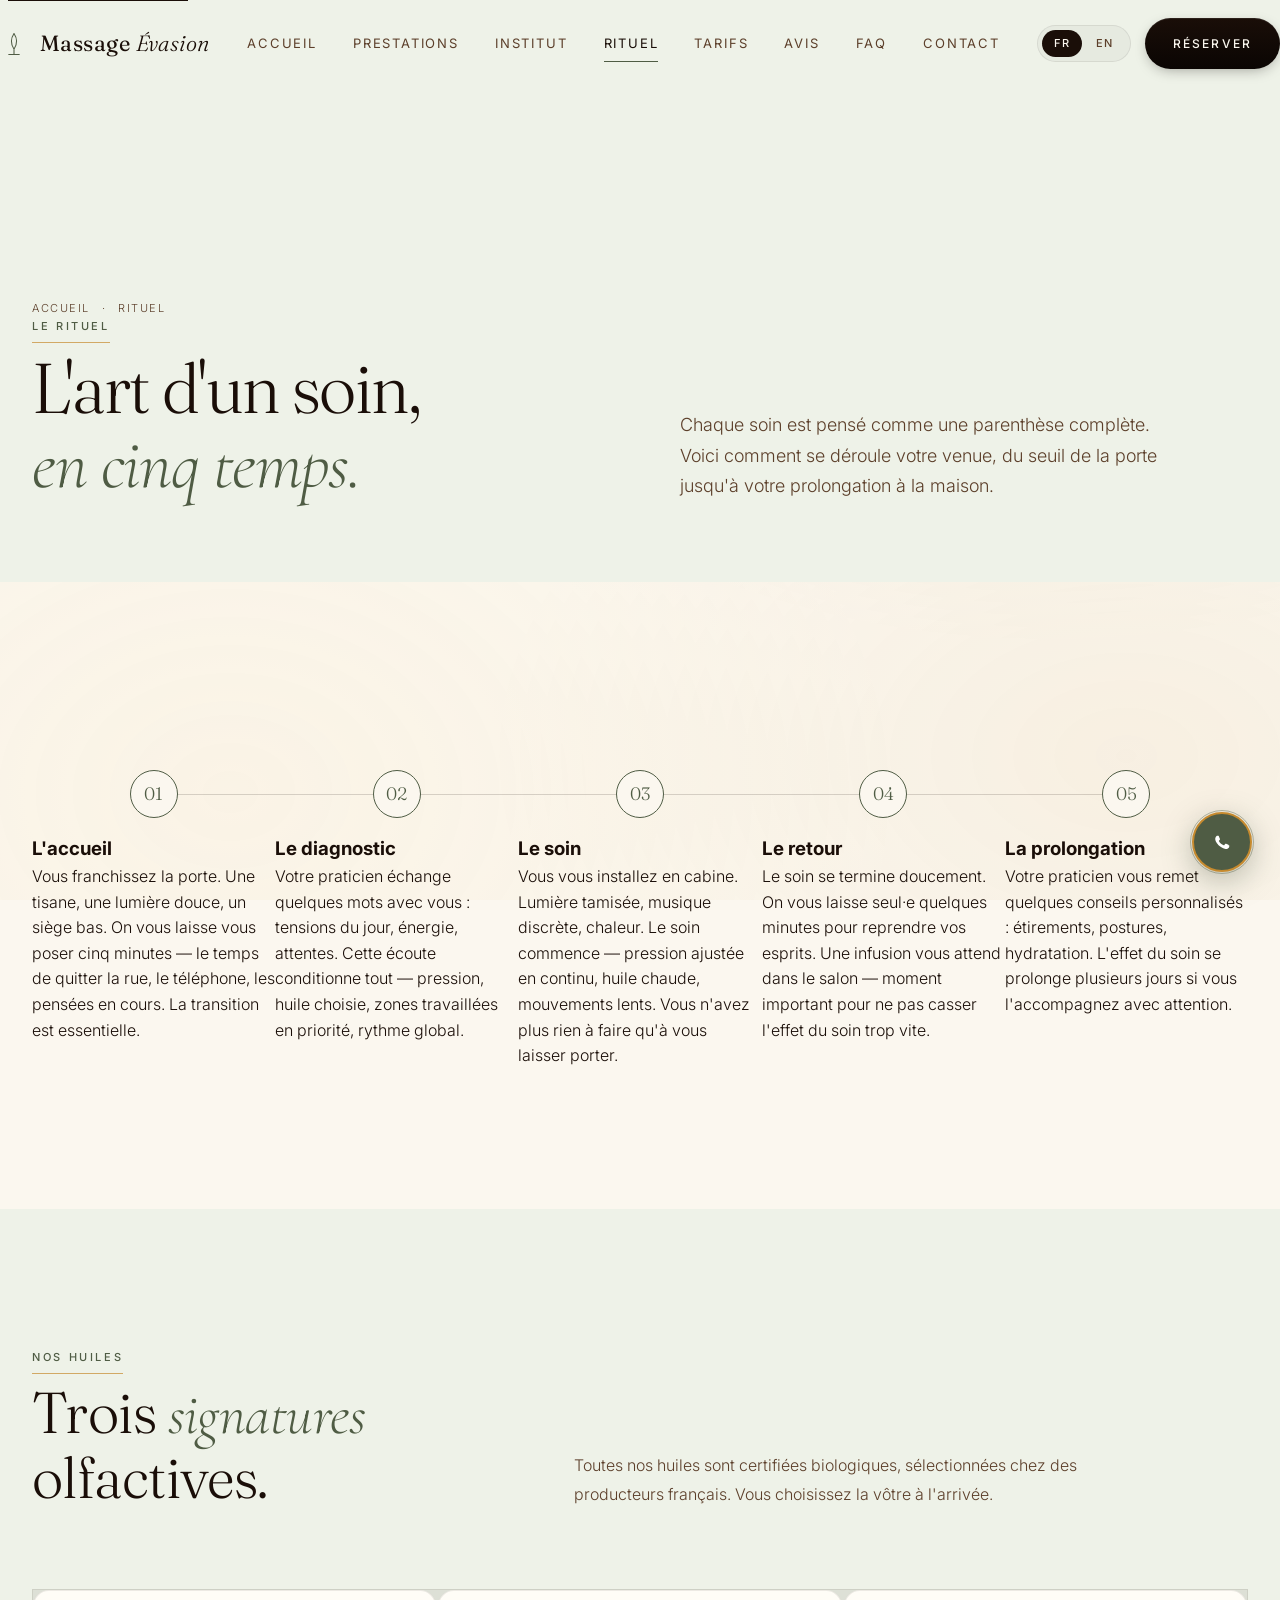
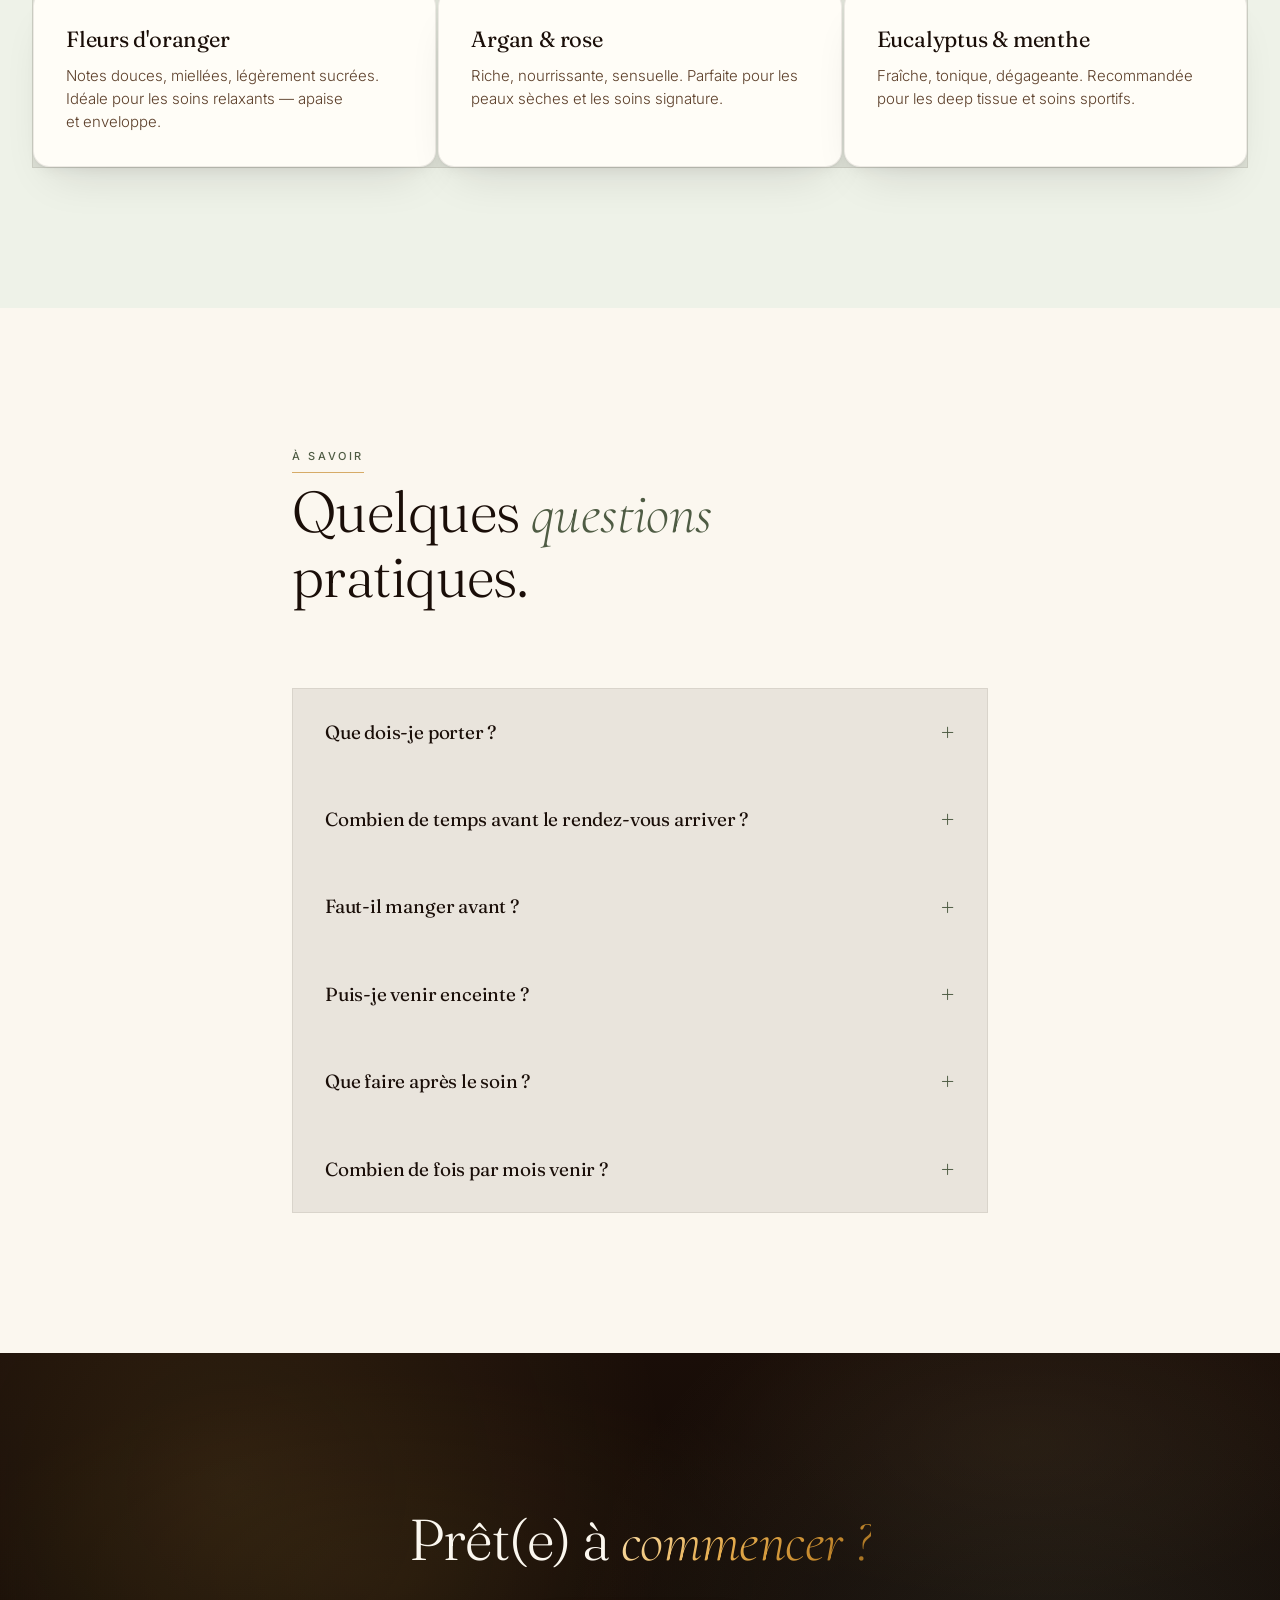
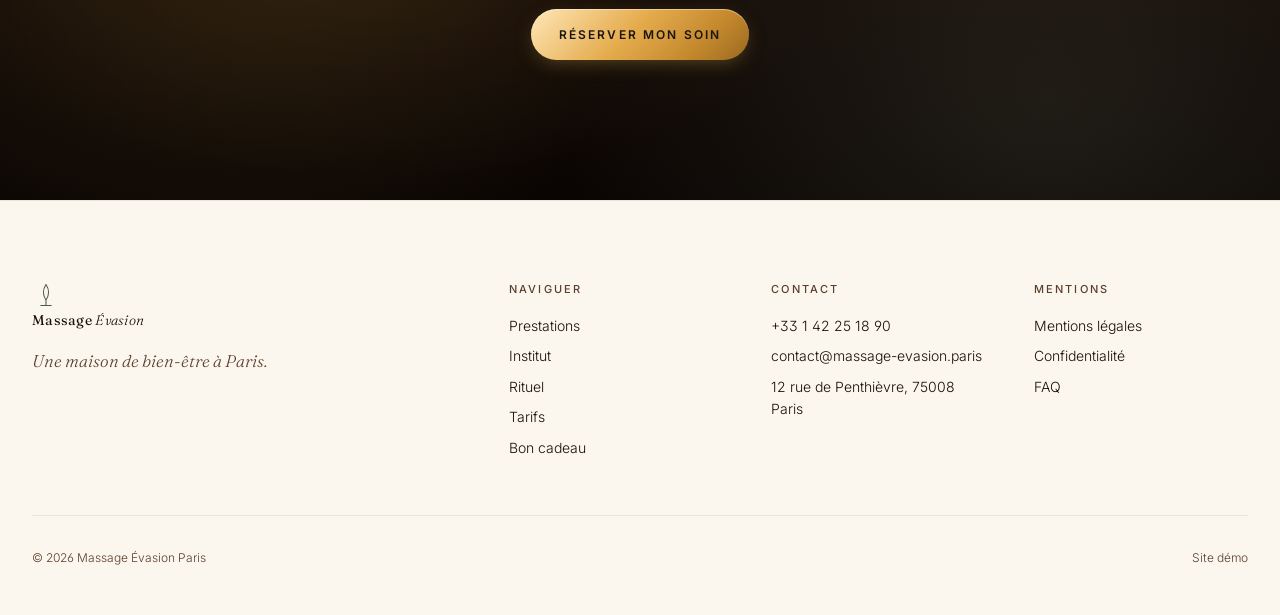
<file: rituel.html>
<!DOCTYPE html>
<html lang="fr" data-palette="sage" data-typo="editorial" data-btn="pill">
<head>
<meta charset="UTF-8" /><meta name="viewport" content="width=device-width, initial-scale=1" /><meta name="theme-color" content="#FBF8F3" />
<title>Le Rituel — Massage Évasion Paris</title>
<meta name="description" content="L'art d'un soin pensé comme une parenthèse complète, en cinq temps. Découvrez notre rituel et nos huiles." />
<link rel="canonical" href="https://massage-evasion.paris/rituel.html" />
<link rel="preconnect" href="https://fonts.googleapis.com" /><link rel="preconnect" href="https://fonts.gstatic.com" crossorigin />
<link rel="stylesheet" href="https://fonts.googleapis.com/css2?family=Cormorant+Garamond:ital,wght@0,300;0,400;1,300;1,400&family=Fraunces:opsz,wght@9..144,300;9..144,400;9..144,500&family=Inter:wght@300;400;500;600&display=swap" />
<link rel="stylesheet" href="assets/css/bundle.min.css?v=3" />
</head>
<body>
<a href="#main" class="skip-link">Aller au contenu</a>

<header class="nav" id="nav">
  <div class="wrap nav-inner">
    <a href="index.html" class="brand"><span class="brand-mark"><svg viewBox="0 0 32 32" fill="none"><path d="M16 4c-4 6-4 12 0 18M16 4c4 6 4 12 0 18M16 22v6M10 28h12" stroke="currentColor" stroke-width="1.2" stroke-linecap="round" /></svg></span><span>Massage <em>Évasion</em></span></a>
    <nav class="nav-links" aria-label="Navigation principale">
      <a href="index.html">Accueil</a><a href="prestations.html">Prestations</a><a href="institut.html">Institut</a><a href="rituel.html" aria-current="page">Rituel</a><a href="tarifs.html">Tarifs</a><a href="avis.html">Avis</a><a href="faq.html">FAQ</a><a href="contact.html">Contact</a>
    </nav>
    <div style="display:flex;gap:14px;align-items:center;">
      <div class="lang"><button data-lang="fr" class="on" aria-pressed="true">FR</button><button data-lang="en" aria-pressed="false">EN</button></div>
      <a href="reservation.html" class="btn btn-primary btn-sm">Réserver</a>
      <button class="burger" aria-label="Menu" aria-expanded="false" aria-controls="nav-mobile"><span></span><span></span><span></span></button>
    </div>
  </div>
  <nav class="nav-mobile" id="nav-mobile">
    <a href="index.html">Accueil</a><a href="prestations.html">Prestations</a><a href="institut.html">Institut</a><a href="rituel.html" aria-current="page">Rituel</a><a href="tarifs.html">Tarifs</a><a href="avis.html">Avis</a><a href="faq.html">FAQ</a><a href="contact.html">Contact</a>
    <a href="reservation.html" class="btn btn-primary nav-mobile-cta">Réserver</a>
  </nav>
</header>

<main id="main">

<section class="page-hero">
  <div class="wrap">
    <nav class="breadcrumb"><a href="index.html">Accueil</a> · <span>Rituel</span></nav>
    <div class="page-hero-content">
      <div>
        <div class="section-label fade-up"><span class="under">Le rituel</span></div>
        <h1 class="fade-up d1">L'art d'un soin,<br /><em>en cinq temps.</em></h1>
      </div>
      <p class="page-hero-lead fade-up d2">Chaque soin est pensé comme une parenthèse complète. Voici comment se déroule votre venue, du seuil de la porte jusqu'à votre prolongation à la maison.</p>
    </div>
  </div>
</section>

<section class="section">
  <div class="wrap">
    <div class="timeline">
      <article class="tl-item fade-up">
        <div class="tl-num">01</div>
        <div class="tl-body">
          <h3>L'accueil</h3>
          <p>Vous franchissez la porte. Une tisane, une lumière douce, un siège bas. On vous laisse vous poser cinq minutes — le temps de quitter la rue, le téléphone, les pensées en cours. La transition est essentielle.</p>
        </div>
      </article>
      <article class="tl-item fade-up d1">
        <div class="tl-num">02</div>
        <div class="tl-body">
          <h3>Le diagnostic</h3>
          <p>Votre praticien échange quelques mots avec vous : tensions du jour, énergie, attentes. Cette écoute conditionne tout — pression, huile choisie, zones travaillées en priorité, rythme global.</p>
        </div>
      </article>
      <article class="tl-item fade-up d2">
        <div class="tl-num">03</div>
        <div class="tl-body">
          <h3>Le soin</h3>
          <p>Vous vous installez en cabine. Lumière tamisée, musique discrète, chaleur. Le soin commence — pression ajustée en continu, huile chaude, mouvements lents. Vous n'avez plus rien à faire qu'à vous laisser porter.</p>
        </div>
      </article>
      <article class="tl-item fade-up d3">
        <div class="tl-num">04</div>
        <div class="tl-body">
          <h3>Le retour</h3>
          <p>Le soin se termine doucement. On vous laisse seul·e quelques minutes pour reprendre vos esprits. Une infusion vous attend dans le salon — moment important pour ne pas casser l'effet du soin trop vite.</p>
        </div>
      </article>
      <article class="tl-item fade-up d4">
        <div class="tl-num">05</div>
        <div class="tl-body">
          <h3>La prolongation</h3>
          <p>Votre praticien vous remet quelques conseils personnalisés : étirements, postures, hydratation. L'effet du soin se prolonge plusieurs jours si vous l'accompagnez avec attention.</p>
        </div>
      </article>
    </div>
  </div>
</section>

<section class="section bg-soft">
  <div class="wrap">
    <header class="section-head">
      <div>
        <div class="section-label fade-up"><span class="under">Nos huiles</span></div>
        <h2 class="section-title fade-up d1">Trois <em>signatures</em><br />olfactives.</h2>
      </div>
      <p class="section-desc fade-up d2">Toutes nos huiles sont certifiées biologiques, sélectionnées chez des producteurs français. Vous choisissez la vôtre à l'arrivée.</p>
    </header>
    <div class="presta-grid" style="grid-template-columns:repeat(3,1fr);">
      <article class="presta-card fade-up">
        <div class="presta-body">
          <h3>Fleurs d'oranger</h3>
          <p>Notes douces, miellées, légèrement sucrées. Idéale pour les soins relaxants — apaise et enveloppe.</p>
        </div>
      </article>
      <article class="presta-card fade-up d1">
        <div class="presta-body">
          <h3>Argan & rose</h3>
          <p>Riche, nourrissante, sensuelle. Parfaite pour les peaux sèches et les soins signature.</p>
        </div>
      </article>
      <article class="presta-card fade-up d2">
        <div class="presta-body">
          <h3>Eucalyptus & menthe</h3>
          <p>Fraîche, tonique, dégageante. Recommandée pour les deep tissue et soins sportifs.</p>
        </div>
      </article>
    </div>
  </div>
</section>

<section class="section">
  <div class="wrap" style="max-width:760px;">
    <header class="section-head" style="grid-template-columns:1fr;">
      <div>
        <div class="section-label fade-up"><span class="under">À savoir</span></div>
        <h2 class="section-title fade-up d1">Quelques <em>questions</em><br />pratiques.</h2>
      </div>
    </header>
    <div class="accordion fade-up">
      <details><summary>Que dois-je porter ?</summary><p>Venez comme vous êtes. En cabine, vous vous déshabillez en intimité totale et vous installez sous un drap. Vous gardez vos sous-vêtements si vous le souhaitez.</p></details>
      <details><summary>Combien de temps avant le rendez-vous arriver ?</summary><p>5 à 10 minutes en avance — le temps d'un thé et d'une transition douce. Inutile d'arriver très en avance, votre cabine vous attend.</p></details>
      <details><summary>Faut-il manger avant ?</summary><p>Évitez un repas lourd dans les 2h précédant le soin. Une collation légère est parfaite.</p></details>
      <details><summary>Puis-je venir enceinte ?</summary><p>Oui, à partir du second trimestre, avec un soin spécifiquement adapté. Précisez-le lors de la réservation.</p></details>
      <details><summary>Que faire après le soin ?</summary><p>Hydratez-vous généreusement (eau, tisanes). Évitez le sport intense et l'alcool dans les heures qui suivent.</p></details>
      <details><summary>Combien de fois par mois venir ?</summary><p>Une à deux fois par mois est un rythme idéal pour entretenir l'effet. Certains clients viennent une fois par semaine.</p></details>
    </div>
  </div>
</section>

<section class="section bg-ink">
  <div class="wrap" style="text-align:center;max-width:680px;">
    <h2 class="section-title fade-up">Prêt(e) à <em>commencer ?</em></h2>
    <div class="fade-up d1" style="margin-top:36px;"><a href="reservation.html" class="btn btn-gold">Réserver mon soin</a></div>
  </div>
</section>

</main>

<footer>
  <div class="wrap">
    <div class="footer-top">
      <div class="footer-col"><a href="index.html" class="brand"><span class="brand-mark"><svg viewBox="0 0 32 32" fill="none"><path d="M16 4c-4 6-4 12 0 18M16 4c4 6 4 12 0 18M16 22v6M10 28h12" stroke="currentColor" stroke-width="1.2" stroke-linecap="round" /></svg></span><span>Massage <em>Évasion</em></span></a><p class="footer-tag">Une maison de bien-être à Paris.</p></div>
      <div class="footer-col"><h5>Naviguer</h5><a href="prestations.html">Prestations</a><a href="institut.html">Institut</a><a href="rituel.html">Rituel</a><a href="tarifs.html">Tarifs</a><a href="bon-cadeau.html">Bon cadeau</a></div>
      <div class="footer-col"><h5>Contact</h5><a href="tel:+33142251890">+33 1 42 25 18 90</a><a href="mailto:contact@massage-evasion.paris">contact@massage-evasion.paris</a><a href="contact.html">12 rue de Penthièvre, 75008 Paris</a></div>
      <div class="footer-col"><h5>Mentions</h5><a href="mentions.html">Mentions légales</a><a href="confidentialite.html">Confidentialité</a><a href="faq.html">FAQ</a></div>
    </div>
    <div class="footer-bottom"><span>© 2026 Massage Évasion Paris</span><span>Site démo</span></div>
  </div>
</footer>

<a href="https://wa.me/33142251890" class="wa-float" target="_blank" rel="noopener noreferrer" aria-label="WhatsApp"><svg viewBox="0 0 24 24" fill="currentColor"><path d="M17.5 14.4c-.3-.1-1.7-.8-1.9-.9-.3-.1-.5-.1-.7.1-.2.3-.8.9-.9 1.1-.2.2-.3.2-.6.1-1.7-.9-2.9-1.5-4-3.5-.3-.5.3-.5.8-1.5.1-.2.1-.4 0-.5 0-.1-.7-1.6-.9-2.2-.2-.6-.5-.5-.7-.5h-.6c-.2 0-.5.1-.8.4-.3.3-1 1-1 2.5s1.1 2.9 1.2 3.1c.1.2 2.1 3.2 5.2 4.5 1.9.8 2.7.9 3.6.8.6-.1 1.7-.7 1.9-1.4.2-.7.2-1.2.2-1.4-.1-.1-.3-.2-.6-.3z"/></svg></a>
<button class="back-top" aria-label="Retour en haut">↑</button>
<script src="assets/js/i18n.js" defer></script><script src="assets/js/modal.js" defer></script><script src="assets/js/main.js" defer></script>
</body>
</html>
</file>
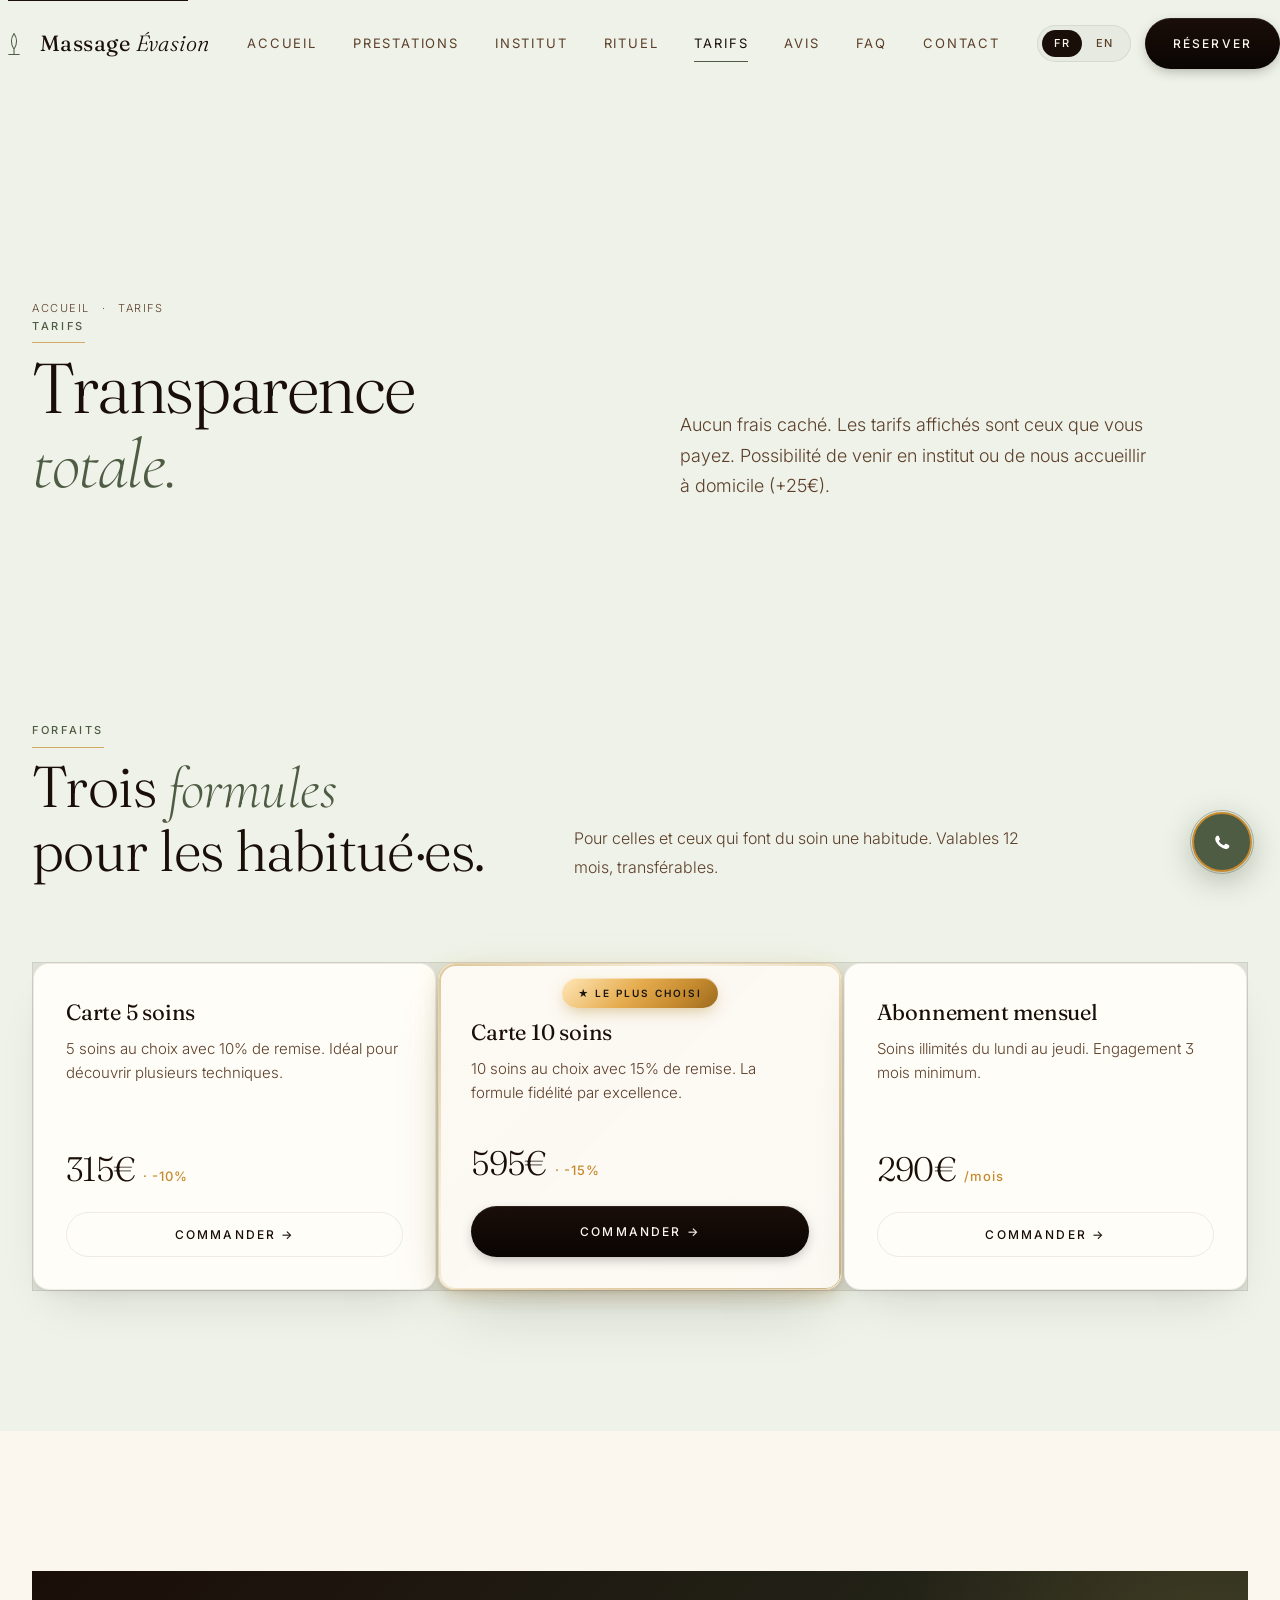
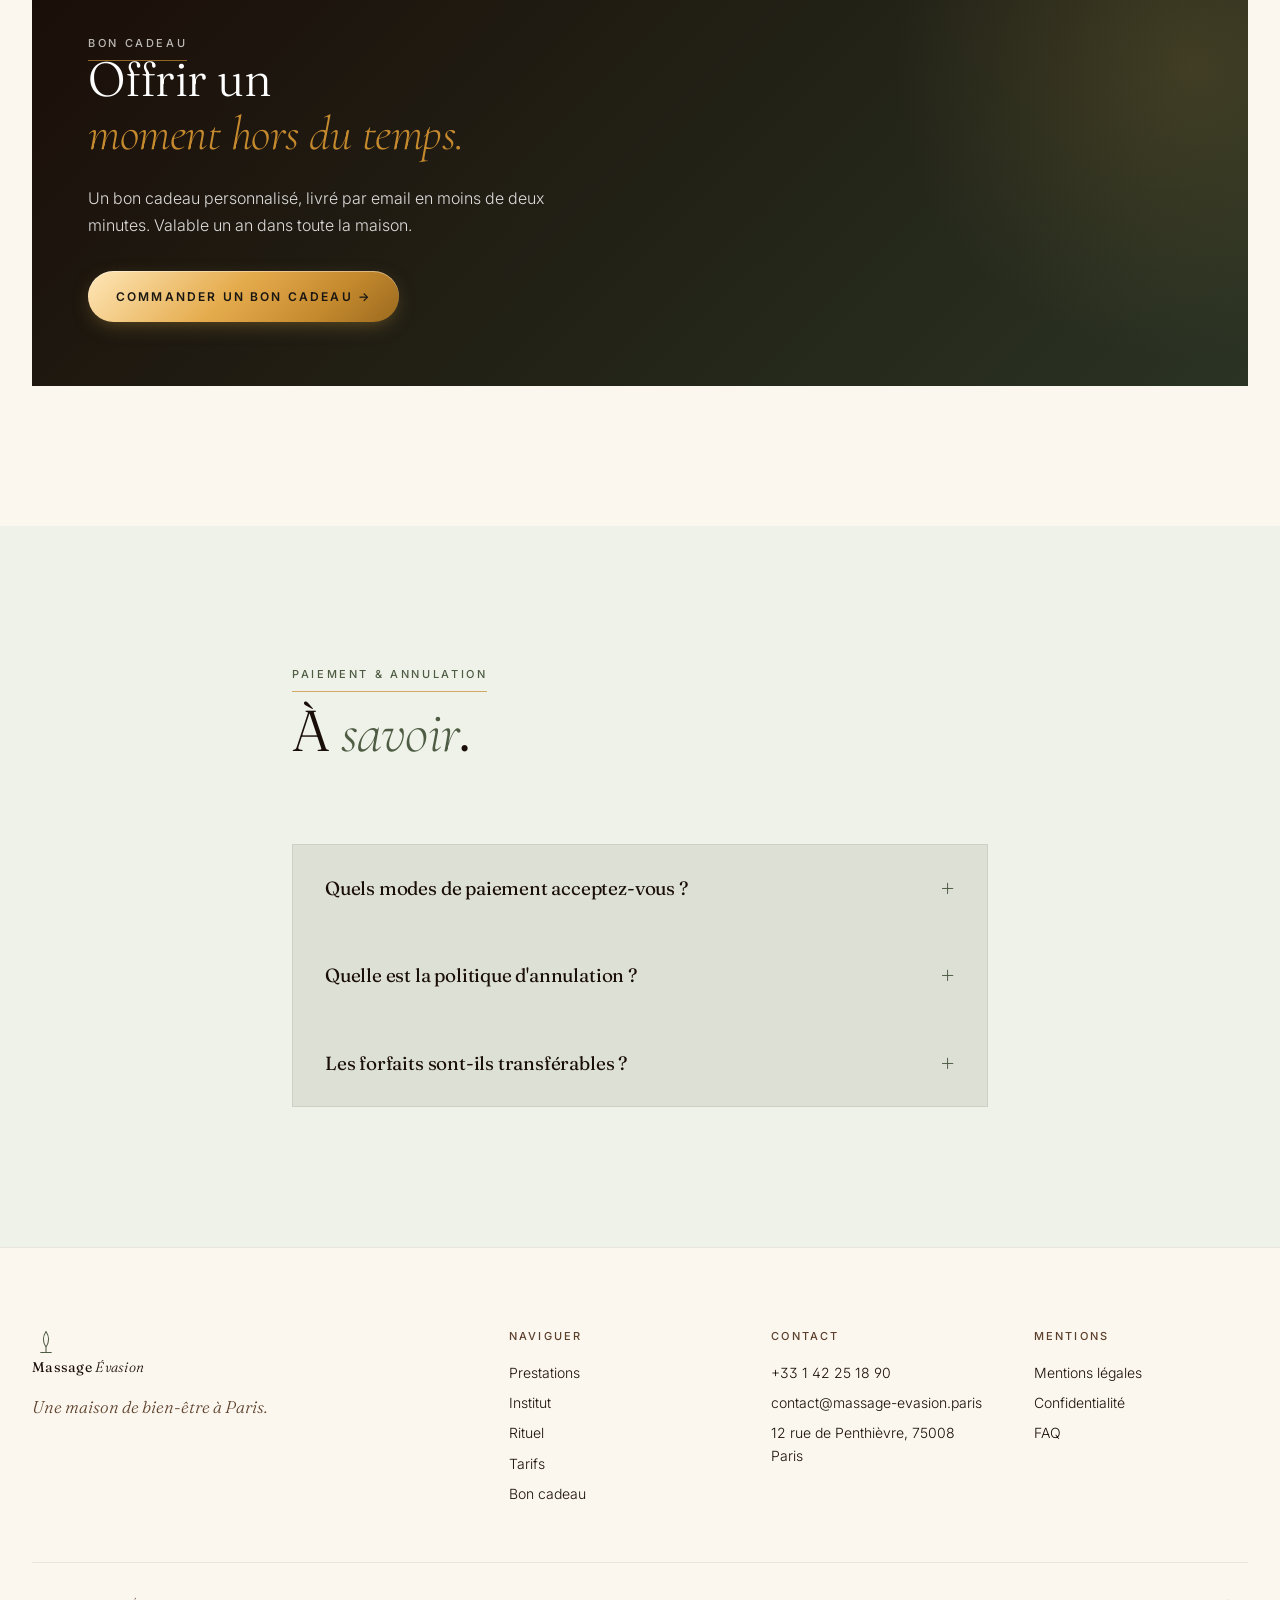
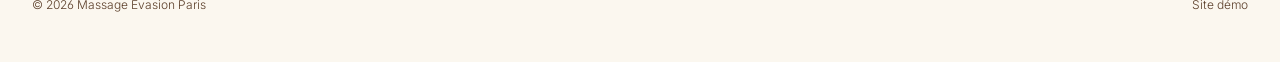
<file: tarifs.html>
<!DOCTYPE html>
<html lang="fr" data-palette="sage" data-typo="editorial" data-btn="pill">
<head>
<meta charset="UTF-8" /><meta name="viewport" content="width=device-width, initial-scale=1" /><meta name="theme-color" content="#FBF8F3" />
<title>Tarifs — Massage Évasion Paris</title>
<meta name="description" content="Tarifs transparents de tous nos soins. Forfaits, abonnement et bon cadeau. À partir de 70€." />
<link rel="canonical" href="https://massage-evasion.paris/tarifs.html" />
<link rel="preconnect" href="https://fonts.googleapis.com" /><link rel="preconnect" href="https://fonts.gstatic.com" crossorigin />
<link rel="stylesheet" href="https://fonts.googleapis.com/css2?family=Cormorant+Garamond:ital,wght@0,300;0,400;1,300;1,400&family=Fraunces:opsz,wght@9..144,300;9..144,400;9..144,500&family=Inter:wght@300;400;500;600&display=swap" />
<link rel="stylesheet" href="assets/css/bundle.min.css?v=3" />
</head>
<body>
<a href="#main" class="skip-link">Aller au contenu</a>

<header class="nav" id="nav">
  <div class="wrap nav-inner">
    <a href="index.html" class="brand"><span class="brand-mark"><svg viewBox="0 0 32 32" fill="none"><path d="M16 4c-4 6-4 12 0 18M16 4c4 6 4 12 0 18M16 22v6M10 28h12" stroke="currentColor" stroke-width="1.2" stroke-linecap="round" /></svg></span><span>Massage <em>Évasion</em></span></a>
    <nav class="nav-links" aria-label="Navigation principale">
      <a href="index.html">Accueil</a><a href="prestations.html">Prestations</a><a href="institut.html">Institut</a><a href="rituel.html">Rituel</a><a href="tarifs.html" aria-current="page">Tarifs</a><a href="avis.html">Avis</a><a href="faq.html">FAQ</a><a href="contact.html">Contact</a>
    </nav>
    <div style="display:flex;gap:14px;align-items:center;">
      <div class="lang"><button data-lang="fr" class="on" aria-pressed="true">FR</button><button data-lang="en" aria-pressed="false">EN</button></div>
      <a href="reservation.html" class="btn btn-primary btn-sm">Réserver</a>
      <button class="burger" aria-label="Menu" aria-expanded="false" aria-controls="nav-mobile"><span></span><span></span><span></span></button>
    </div>
  </div>
  <nav class="nav-mobile" id="nav-mobile">
    <a href="index.html">Accueil</a><a href="prestations.html">Prestations</a><a href="institut.html">Institut</a><a href="rituel.html">Rituel</a><a href="tarifs.html" aria-current="page">Tarifs</a><a href="avis.html">Avis</a><a href="faq.html">FAQ</a><a href="contact.html">Contact</a>
    <a href="reservation.html" class="btn btn-primary nav-mobile-cta">Réserver</a>
  </nav>
</header>

<main id="main">

<section class="page-hero">
  <div class="wrap">
    <nav class="breadcrumb"><a href="index.html">Accueil</a> · <span>Tarifs</span></nav>
    <div class="page-hero-content">
      <div>
        <div class="section-label fade-up"><span class="under">Tarifs</span></div>
        <h1 class="fade-up d1">Transparence<br /><em>totale.</em></h1>
      </div>
      <p class="page-hero-lead fade-up d2">Aucun frais caché. Les tarifs affichés sont ceux que vous payez. Possibilité de venir en institut ou de nous accueillir à domicile (+25€).</p>
    </div>
  </div>
</section>

<section class="section bg-soft">
  <div class="wrap">
    <header class="section-head">
      <div>
        <div class="section-label fade-up"><span class="under">Forfaits</span></div>
        <h2 class="section-title fade-up d1">Trois <em>formules</em><br />pour les habitué·es.</h2>
      </div>
      <p class="section-desc fade-up d2">Pour celles et ceux qui font du soin une habitude. Valables 12 mois, transférables.</p>
    </header>
    <div class="presta-grid" style="grid-template-columns:repeat(3,1fr);">
      <article class="presta-card fade-up">
        <div class="presta-body">
          <h3>Carte 5 soins</h3>
          <p>5 soins au choix avec 10% de remise. Idéal pour découvrir plusieurs techniques.</p>
          <div class="presta-foot"><div class="presta-price">315€<small>· -10%</small></div><a href="contact.html" class="btn btn-ghost btn-sm">Commander →</a></div>
        </div>
      </article>
      <article class="presta-card featured fade-up d1">
        <span class="presta-ribbon">★ Le plus choisi</span>
        <div class="presta-body">
          <h3>Carte 10 soins</h3>
          <p>10 soins au choix avec 15% de remise. La formule fidélité par excellence.</p>
          <div class="presta-foot"><div class="presta-price">595€<small>· -15%</small></div><a href="contact.html" class="btn btn-primary btn-sm">Commander →</a></div>
        </div>
      </article>
      <article class="presta-card fade-up d2">
        <div class="presta-body">
          <h3>Abonnement mensuel</h3>
          <p>Soins illimités du lundi au jeudi. Engagement 3 mois minimum.</p>
          <div class="presta-foot"><div class="presta-price">290€<small>/mois</small></div><a href="contact.html" class="btn btn-ghost btn-sm">Commander →</a></div>
        </div>
      </article>
    </div>
  </div>
</section>

<section class="section">
  <div class="wrap">
    <div class="giftcard fade-up">
      <div>
        <div class="section-label" style="color:rgba(255,255,255,.7);"><span class="under">Bon cadeau</span></div>
        <h2 class="section-title" style="color:#fff;">Offrir un<br /><em>moment hors du temps.</em></h2>
        <p style="color:rgba(255,255,255,.85);max-width:480px;margin:24px 0 32px;">Un bon cadeau personnalisé, livré par email en moins de deux minutes. Valable un an dans toute la maison.</p>
        <a href="bon-cadeau.html" class="btn btn-gold">Commander un bon cadeau →</a>
      </div>
    </div>
  </div>
</section>

<section class="section bg-soft">
  <div class="wrap" style="max-width:760px;">
    <header class="section-head" style="grid-template-columns:1fr;">
      <div>
        <div class="section-label fade-up"><span class="under">Paiement & annulation</span></div>
        <h2 class="section-title fade-up d1">À <em>savoir</em>.</h2>
      </div>
    </header>
    <div class="accordion fade-up">
      <details><summary>Quels modes de paiement acceptez-vous ?</summary><p>Carte bancaire, Apple Pay, Google Pay, espèces, chèques, tickets bien-être (Wedoogift, Glady, Swile bien-être).</p></details>
      <details><summary>Quelle est la politique d'annulation ?</summary><p>Annulation gratuite jusqu'à 24h avant. Au-delà, le soin est dû à 50%. Aucune charge en cas de force majeure (maladie, urgence).</p></details>
      <details><summary>Les forfaits sont-ils transférables ?</summary><p>Oui, vous pouvez offrir un soin de votre forfait à un proche. Il suffit de nous prévenir lors de la réservation.</p></details>
    </div>
  </div>
</section>

</main>

<footer>
  <div class="wrap">
    <div class="footer-top">
      <div class="footer-col"><a href="index.html" class="brand"><span class="brand-mark"><svg viewBox="0 0 32 32" fill="none"><path d="M16 4c-4 6-4 12 0 18M16 4c4 6 4 12 0 18M16 22v6M10 28h12" stroke="currentColor" stroke-width="1.2" stroke-linecap="round" /></svg></span><span>Massage <em>Évasion</em></span></a><p class="footer-tag">Une maison de bien-être à Paris.</p></div>
      <div class="footer-col"><h5>Naviguer</h5><a href="prestations.html">Prestations</a><a href="institut.html">Institut</a><a href="rituel.html">Rituel</a><a href="tarifs.html">Tarifs</a><a href="bon-cadeau.html">Bon cadeau</a></div>
      <div class="footer-col"><h5>Contact</h5><a href="tel:+33142251890">+33 1 42 25 18 90</a><a href="mailto:contact@massage-evasion.paris">contact@massage-evasion.paris</a><a href="contact.html">12 rue de Penthièvre, 75008 Paris</a></div>
      <div class="footer-col"><h5>Mentions</h5><a href="mentions.html">Mentions légales</a><a href="confidentialite.html">Confidentialité</a><a href="faq.html">FAQ</a></div>
    </div>
    <div class="footer-bottom"><span>© 2026 Massage Évasion Paris</span><span>Site démo</span></div>
  </div>
</footer>

<a href="https://wa.me/33142251890" class="wa-float" target="_blank" rel="noopener noreferrer" aria-label="WhatsApp"><svg viewBox="0 0 24 24" fill="currentColor"><path d="M17.5 14.4c-.3-.1-1.7-.8-1.9-.9-.3-.1-.5-.1-.7.1-.2.3-.8.9-.9 1.1-.2.2-.3.2-.6.1-1.7-.9-2.9-1.5-4-3.5-.3-.5.3-.5.8-1.5.1-.2.1-.4 0-.5 0-.1-.7-1.6-.9-2.2-.2-.6-.5-.5-.7-.5h-.6c-.2 0-.5.1-.8.4-.3.3-1 1-1 2.5s1.1 2.9 1.2 3.1c.1.2 2.1 3.2 5.2 4.5 1.9.8 2.7.9 3.6.8.6-.1 1.7-.7 1.9-1.4.2-.7.2-1.2.2-1.4-.1-.1-.3-.2-.6-.3z"/></svg></a>
<button class="back-top" aria-label="Retour en haut">↑</button>
<script src="assets/js/i18n.js" defer></script><script src="assets/js/modal.js" defer></script><script src="assets/js/main.js" defer></script>
</body>
</html>
</file>
<file: assets/css/bundle.min.css>
:root{--sand-50:#F8EFE0;--sand-100:#F0E2C8;--sand-200:#E5CFA8;--sand-300:#D4B384;--sand-400:#B8966A;--ink-900:#1A0E08;--ink-800:#2A1810;--ink-700:#3D241A;--ink-500:#6E4F3A;--ink-400:#8E6B52;--ink-300:#B89272;--sage-50:#EFF3EB;--sage-100:#DFE6D8;--sage-200:#C5D1B9;--sage-300:#A8B898;--sage-500:#7D8C6D;--sage-700:#4F5C44;--sage-800:#3A4632;--sage-900:#2A3324;--gold-200:#FFE7B8;--gold-300:#F5CC7A;--gold-400:#E5AC4E;--gold-500:#C68A2E;--gold-600:#9A6A1F;--gold-700:#6E4A14;--copper-400:#C58E6A;--copper-500:#A66D4A;--rose-100:#F4E5DA;--rose-300:#DDB5A0;--rose-500:#B57F66;--terracotta-500:#C56F4D;--error:#B85450;--success:#5A6550;--grad-sand:linear-gradient(160deg,#F8EFE0 0%,#F0E2C8 60%,#E8D5B0 100%);--grad-sage:linear-gradient(135deg,var(--sage-700) 0%,var(--sage-900) 100%);--grad-gold:linear-gradient(135deg,#FFE7B8 0%,#E5AC4E 45%,#C68A2E 75%,#9A6A1F 100%);--grad-gold-soft:linear-gradient(135deg,rgba(229,172,78,.22),rgba(198,138,46,.12));--grad-ink:linear-gradient(180deg,#1A0E08 0%,#0A0503 100%);--grad-warm:linear-gradient(135deg,#F0E2C8 0%,#E5CFA8 50%,#D4B384 100%);--grad-candle:radial-gradient(circle at 30% 50%,rgba(255,180,80,.18) 0%,transparent 60%),radial-gradient(circle at 70% 70%,rgba(229,172,78,.12) 0%,transparent 55%);--grad-mesh:radial-gradient(at 20% 12%,rgba(229,172,78,.18) 0px,transparent 40%),radial-gradient(at 82% 22%,rgba(184,150,106,.16) 0px,transparent 45%),radial-gradient(at 18% 88%,rgba(245,204,122,.14) 0px,transparent 45%),radial-gradient(at 88% 84%,rgba(198,138,46,.12) 0px,transparent 40%);--grad-aura:conic-gradient(from 220deg at 50% 50%,rgba(229,172,78,0) 0deg,rgba(229,172,78,.22) 90deg,rgba(245,204,122,.20) 180deg,rgba(198,138,46,.18) 270deg,rgba(229,172,78,0) 360deg);--glass-bg:rgba(255,252,247,0.62);--glass-bg-dark:rgba(26,23,20,0.45);--glass-border:rgba(255,255,255,0.55);--glass-blur:18px;--bg:#FBF7EF;--bg-soft:#EEF2E8;--bg-card:#FFFDF7;--bg-elevated:#FFF9ED;--bg-tinted:#E7DDC8;--ink:#1A0E08;--ink-soft:#5C3F2A;--ink-muted:#8E6B52;--accent:var(--sage-700);--accent-soft:rgba(125,140,109,.14);--accent-ink:var(--sage-900);--accent-glow:rgba(125,140,109,.32);--gold:var(--gold-500);--gold-glow:rgba(229,172,78,.38);--line:rgba(26,14,8,.08);--line-strong:rgba(26,14,8,.16);--line-gold:rgba(198,138,46,.35);--font-display:"Fraunces","Cormorant Garamond",Georgia,serif;--font-body:"Inter",-apple-system,BlinkMacSystemFont,"Segoe UI",sans-serif;--font-italic:"Cormorant","Cormorant Garamond",serif;--fs-xs:11px;--fs-sm:13px;--fs-base:15px;--fs-md:16px;--fs-lg:18px;--fs-xl:22px;--fs-2xl:28px;--fs-3xl:34px;--fs-4xl:clamp(34px,4.5vw,60px);--fs-hero:clamp(44px,6.5vw,92px);--tracking-tight:-0.02em;--tracking-snug:-0.01em;--tracking-normal:0;--tracking-wide:0.08em;--tracking-wider:0.14em;--tracking-widest:0.24em;--space-1:4px;--space-2:8px;--space-3:12px;--space-4:16px;--space-5:20px;--space-6:24px;--space-8:32px;--space-10:40px;--space-12:48px;--space-16:64px;--space-20:80px;--space-24:96px;--space-32:140px;--radius-sm:2px;--radius-md:8px;--radius-lg:16px;--radius-pill:999px;--radius-card:2px;--shadow-xs:0 1px 2px rgba(26,23,20,.04);--shadow-soft:0 1px 2px rgba(26,23,20,.04),0 8px 16px -8px rgba(26,23,20,.08),0 24px 48px -20px rgba(26,23,20,.14);--shadow-lift:0 2px 4px rgba(26,23,20,.06),0 12px 24px -8px rgba(26,23,20,.10),0 32px 64px -24px rgba(26,23,20,.20);--shadow-deep:0 4px 8px rgba(26,23,20,.08),0 20px 40px -12px rgba(26,23,20,.18),0 60px 100px -32px rgba(26,23,20,.28);--shadow-gold:0 6px 20px -4px rgba(184,147,64,.28),0 0 36px -8px rgba(229,204,140,.22);--shadow-sage:0 6px 20px -4px rgba(79,92,68,.22),0 0 36px -8px rgba(168,184,152,.18);--shadow-inner:inset 0 1px 0 rgba(255,255,255,.6),inset 0 -1px 0 rgba(26,23,20,.04);--ease-out:cubic-bezier(.2,.7,.2,1);--ease-in-out:cubic-bezier(.4,0,.2,1);--ease-spring:cubic-bezier(.2,1.5,.3,1);--duration-fast:.2s;--duration-base:.35s;--duration-slow:.6s;--duration-slower:1s;--container-max:1280px;--container-pad:32px;--section-pad:var(--space-32);--z-nav:50;--z-float:100;--z-modal:200;--z-tooltip:300}html[data-palette="sand"]{--accent:#8B7355;--accent-soft:#EFE4D2;--accent-ink:#4A3A26;--gold:var(--gold-500)}html[data-palette="noir"]{--bg:#13120F;--bg-soft:#1C1A16;--bg-card:#1F1D18;--bg-elevated:#252218;--ink:#F5EFE6;--ink-soft:#A8A293;--ink-muted:#6B665D;--accent:#B9C4AC;--accent-soft:#2B3226;--accent-ink:#E3E8DE;--gold:var(--gold-400);--line:rgba(245,239,230,.1);--line-strong:rgba(245,239,230,.18);--shadow-soft:0 1px 2px rgba(0,0,0,.3),0 20px 40px -20px rgba(0,0,0,.6);--shadow-lift:0 2px 4px rgba(0,0,0,.35),0 30px 60px -24px rgba(0,0,0,.7)}html[data-typo="editorial"]{--font-display:"Fraunces",Georgia,serif;--font-body:"Inter",sans-serif}html[data-typo="classic"]{--font-display:"Cormorant Garamond",Georgia,serif;--font-body:"Inter",sans-serif}html[data-typo="minimal"]{--font-display:"Inter",sans-serif;--font-body:"Inter",sans-serif}html[data-btn="pill"] .btn{border-radius:var(--radius-pill)}html[data-btn="square"] .btn{border-radius:0}html[data-btn="soft"] .btn{border-radius:8px}@media (prefers-reduced-motion:reduce){*,*::before,*::after{animation-duration:.001ms !important;animation-iteration-count:1 !important;transition-duration:.001ms !important;scroll-behavior:auto !important}}@media (prefers-color-scheme:dark){}*,*::before,*::after{box-sizing:border-box}*{margin:0;padding:0}html,body{height:100%}html{-webkit-text-size-adjust:100%;tab-size:4;scroll-behavior:smooth}body{line-height:1.5;-webkit-font-smoothing:antialiased;-moz-osx-font-smoothing:grayscale;text-rendering:optimizeLegibility;font-feature-settings:"kern","liga","calt","ss01"}img,picture,video,canvas,svg{display:block;max-width:100%}input,button,textarea,select{font:inherit;color:inherit}button{background:none;border:none;cursor:pointer}p,h1,h2,h3,h4,h5,h6{overflow-wrap:break-word;text-wrap:pretty}h1,h2,h3,h4{text-wrap:balance}#root,#__next{isolation:isolate}a{color:inherit;text-decoration:none}ul,ol{list-style:none}table{border-collapse:collapse;border-spacing:0}:focus-visible{outline:2px solid var(--accent);outline-offset:3px;border-radius:2px}:focus:not(:focus-visible){outline:none}::selection{background:var(--accent);color:var(--bg)}::-webkit-scrollbar{width:10px;height:10px}::-webkit-scrollbar-track{background:var(--bg-soft)}::-webkit-scrollbar-thumb{background:var(--ink-muted);border-radius:999px;border:2px solid var(--bg-soft)}::-webkit-scrollbar-thumb:hover{background:var(--ink-soft)}body{font-family:var(--font-body);background:var(--bg);color:var(--ink);font-size:var(--fs-md);line-height:1.6;font-weight:300;overflow-x:hidden;min-height:100vh;display:flex;flex-direction:column;position:relative;font-feature-settings:"kern","liga","calt","ss01";-webkit-font-smoothing:antialiased;-moz-osx-font-smoothing:grayscale;text-rendering:optimizeLegibility;margin:0;padding:0}html.has-hero-dark{background:#0A0503}html.has-hero-dark body{background:#0A0503}html.has-hero-dark body::before{display:none}body::before{content:"";position:fixed;inset:0;background:var(--grad-mesh);pointer-events:none;z-index:0;opacity:0.55}body>*{position:relative;z-index:1}main{flex:1 0 auto}::selection{background:var(--gold);color:#fff}::-moz-selection{background:var(--gold);color:#fff}a{color:inherit;transition:color var(--duration-fast) var(--ease-out)}.wrap{max-width:var(--container-max);margin:0 auto;padding:0 var(--container-pad);width:100%}@media (max-width:720px){.wrap{padding:0 20px}}.display{font-family:var(--font-display);font-weight:300;letter-spacing:var(--tracking-tight);line-height:1.05}.italic{font-family:var(--font-italic);font-style:italic;font-weight:300}section{padding:var(--section-pad) 0;position:relative}@media (max-width:720px){section{padding:var(--space-20) 0}}.section-head{display:grid;grid-template-columns:1fr 1.4fr;gap:60px;margin-bottom:var(--space-20);align-items:end}@media (max-width:860px){.section-head{grid-template-columns:1fr;gap:var(--space-6);margin-bottom:var(--space-12)}}.section-label{font-size:var(--fs-xs);letter-spacing:var(--tracking-widest);text-transform:uppercase;color:var(--accent);font-weight:500;display:flex;align-items:center;gap:var(--space-3)}.section-label .num{font-family:var(--font-display);font-style:italic;font-size:var(--fs-base);color:var(--ink-soft);letter-spacing:0;text-transform:none}.section-title{font-family:var(--font-display);font-weight:300;font-size:var(--fs-4xl);line-height:1.08;letter-spacing:var(--tracking-snug);margin:var(--space-4) 0 0;color:var(--ink);text-wrap:balance}.section-title em{font-family:var(--font-italic);color:var(--accent);font-weight:300;font-style:italic}.section-desc{font-size:var(--fs-md);color:var(--ink-soft);max-width:520px;line-height:1.8}.eyebrow{display:inline-flex;align-items:center;gap:var(--space-3);font-size:var(--fs-xs);letter-spacing:var(--tracking-widest);text-transform:uppercase;color:var(--accent);font-weight:500;margin-bottom:var(--space-6)}.eyebrow::before{content:"";width:32px;height:1px;background:currentColor}.under{position:relative;display:inline-block}.under::after{content:"";position:absolute;left:0;right:0;bottom:-8px;height:1px;background:var(--gold);opacity:.7}.skip-link{position:absolute;top:-40px;left:8px;background:var(--ink);color:var(--bg);padding:10px 16px;z-index:9999;text-decoration:none;font-size:var(--fs-sm);letter-spacing:var(--tracking-wide);text-transform:uppercase;transition:top var(--duration-fast) var(--ease-out)}.skip-link:focus{top:8px}.sr-only{position:absolute;width:1px;height:1px;padding:0;margin:-1px;overflow:hidden;clip:rect(0,0,0,0);white-space:nowrap;border:0}.text-center{text-align:center}.text-accent{color:var(--accent)}.text-gold{color:var(--gold)}.text-soft{color:var(--ink-soft)}.hidden{display:none !important}.no-wrap{white-space:nowrap}.breadcrumb{font-size:var(--fs-xs);letter-spacing:var(--tracking-wider);text-transform:uppercase;color:var(--ink-soft);padding:120px 0 0;display:flex;gap:var(--space-3);align-items:center}.breadcrumb a:hover{color:var(--accent)}.breadcrumb .sep{color:var(--ink-muted)}.breadcrumb [aria-current="page"]{color:var(--ink);font-weight:500}.fade-up{opacity:0;transform:translateY(24px);transition:opacity var(--duration-slower) var(--ease-out),transform var(--duration-slower) var(--ease-out)}.fade-up.in{opacity:1;transform:translateY(0)}.fade-up.d1{transition-delay:.1s}.fade-up.d2{transition-delay:.2s}.fade-up.d3{transition-delay:.35s}.fade-up.d4{transition-delay:.5s}.fade-up.d5{transition-delay:.65s}@keyframes slow-zoom{to{transform:scale(1)}}@keyframes rotate{to{transform:rotate(360deg)}}@keyframes pulse{0%{transform:scale(1);opacity:.5}100%{transform:scale(2.5);opacity:0}}@keyframes pop{from{transform:scale(.3);opacity:0}to{transform:scale(1);opacity:1}}@keyframes fade-in{from{opacity:0}to{opacity:1}}@keyframes scroll-anim{0%,100%{transform:scaleY(.3);transform-origin:top}50%{transform:scaleY(1);transform-origin:top}}.btn{display:inline-flex;align-items:center;justify-content:center;gap:var(--space-3);padding:16px 28px;font-family:var(--font-body);font-size:12px;letter-spacing:0.18em;text-transform:uppercase;font-weight:500;cursor:pointer;border:none;transition:all var(--duration-base) var(--ease-out);position:relative;overflow:hidden;text-decoration:none;white-space:nowrap}.btn:disabled{opacity:0.5;cursor:not-allowed}.btn-primary{background:var(--grad-ink);color:var(--bg);box-shadow:0 4px 14px -4px rgba(26,23,20,.4),inset 0 1px 0 rgba(255,255,255,.08)}.btn-primary:hover:not(:disabled){background:var(--grad-sage);transform:translateY(-2px);box-shadow:var(--shadow-lift),var(--shadow-sage)}.btn-outline{background:transparent;color:var(--ink);border:1px solid var(--ink)}.btn-outline:hover{background:var(--ink);color:var(--bg)}.btn-sage{background:var(--accent);color:#fff}.btn-sage:hover{background:var(--accent-ink)}.btn-gold{background:var(--grad-gold);color:#1a1612;font-weight:600;box-shadow:0 6px 20px -6px rgba(184,147,64,.5),inset 0 1px 0 rgba(255,255,255,.4)}.btn-gold:hover{background:linear-gradient(135deg,#E5CC8C 0%,#D4B26A 50%,#B89340 100%);transform:translateY(-2px);box-shadow:0 12px 28px -6px rgba(184,147,64,.55),0 0 24px -4px rgba(229,204,140,.4),inset 0 1px 0 rgba(255,255,255,.5)}.btn-ghost{background:transparent;color:var(--ink);padding:12px 18px;border:1px solid var(--line)}.btn-ghost:hover{color:var(--accent);border-color:var(--accent)}.bg-ink .btn-ghost,[data-palette="noir"] .btn-ghost{color:#FBF8F3 !important;background:linear-gradient(135deg,rgba(255,255,255,0.08),rgba(184,147,64,0.10));border:1px solid rgba(184,147,64,0.55);backdrop-filter:blur(10px);-webkit-backdrop-filter:blur(10px);box-shadow:0 0 0 0 rgba(184,147,64,0.0),inset 0 1px 0 rgba(255,255,255,0.12);transition:transform .5s cubic-bezier(.2,.8,.2,1),box-shadow .5s cubic-bezier(.2,.8,.2,1),background .5s ease,border-color .5s ease,color .3s ease;isolation:isolate}.bg-ink .btn-ghost::before,[data-palette="noir"] .btn-ghost::before{content:"";position:absolute;inset:0;background:linear-gradient(120deg,transparent 0%,transparent 35%,rgba(255,240,200,0.55) 50%,transparent 65%,transparent 100%);transform:translateX(-120%);transition:transform 1.1s cubic-bezier(.2,.8,.2,1);z-index:0;pointer-events:none}.bg-ink .btn-ghost::after,[data-palette="noir"] .btn-ghost::after{content:"";position:absolute;inset:-1px;border-radius:inherit;padding:1px;background:conic-gradient(from 0deg,rgba(184,147,64,0) 0deg,rgba(184,147,64,0.9) 90deg,rgba(255,225,170,0.9) 180deg,rgba(184,147,64,0.9) 270deg,rgba(184,147,64,0) 360deg);-webkit-mask:linear-gradient(#000 0 0) content-box,linear-gradient(#000 0 0);-webkit-mask-composite:xor;mask-composite:exclude;opacity:0;transition:opacity .5s ease;z-index:1;pointer-events:none;animation:ghostSpin 4s linear infinite}.bg-ink .btn-ghost>*,[data-palette="noir"] .btn-ghost>*{position:relative;z-index:2}.bg-ink .btn-ghost:hover,[data-palette="noir"] .btn-ghost:hover{color:#FFE7B0 !important;background:linear-gradient(135deg,rgba(184,147,64,0.22),rgba(255,225,170,0.10));border-color:rgba(184,147,64,0.9);transform:translateY(-3px) scale(1.02);box-shadow:0 12px 32px -10px rgba(184,147,64,0.55),0 0 24px -4px rgba(255,225,170,0.35),inset 0 1px 0 rgba(255,255,255,0.18)}.bg-ink .btn-ghost:hover::before,[data-palette="noir"] .btn-ghost:hover::before{transform:translateX(120%)}.bg-ink .btn-ghost:hover::after,[data-palette="noir"] .btn-ghost:hover::after{opacity:1}@keyframes ghostSpin{to{transform:rotate(360deg)}}@media (prefers-reduced-motion:reduce){.bg-ink .btn-ghost,[data-palette="noir"] .btn-ghost{transition:none}.bg-ink .btn-ghost::after,[data-palette="noir"] .btn-ghost::after{animation:none}}.btn-block{width:100%;padding:18px}.btn-primary::before{content:"";position:absolute;top:0;left:-100%;width:100%;height:100%;background:linear-gradient(90deg,transparent,rgba(255,255,255,.15),transparent);transition:left .8s var(--ease-out)}.btn-primary:hover::before{left:100%}.presta-grid{display:grid;grid-template-columns:repeat(2,1fr);gap:2px;background:var(--line);border:1px solid var(--line)}@media (max-width:760px){.presta-grid{grid-template-columns:1fr}}.presta{background:var(--bg-card);padding:44px 40px;display:flex;flex-direction:column;gap:var(--space-3);position:relative;transition:background var(--duration-base);text-decoration:none;color:inherit}.presta:hover{background:var(--bg)}.presta:hover .presta-select{color:var(--accent)}.presta-top{display:flex;justify-content:space-between;align-items:baseline;gap:var(--space-6)}.presta h3,.presta-title{font-family:var(--font-display);font-weight:400;font-size:var(--fs-2xl);line-height:1.15;margin:0;letter-spacing:var(--tracking-snug)}.presta-price{font-family:var(--font-display);font-size:var(--fs-2xl);color:var(--accent);font-weight:400;white-space:nowrap}.presta-duration{font-size:var(--fs-xs);letter-spacing:0.2em;text-transform:uppercase;color:var(--ink-soft);font-weight:500}.presta p{font-size:var(--fs-base);color:var(--ink-soft);line-height:1.7;margin:8px 0 0;max-width:440px}.presta-tags{display:flex;gap:8px;flex-wrap:wrap;margin-top:var(--space-3)}.tag{display:inline-block;font-size:10px;letter-spacing:0.16em;text-transform:uppercase;padding:5px 10px;border:1px solid var(--line-strong);color:var(--ink-soft);background:transparent}.presta-select{display:flex;align-items:center;gap:8px;font-size:var(--fs-xs);letter-spacing:0.2em;text-transform:uppercase;color:var(--ink-soft);margin-top:var(--space-5);transition:color var(--duration-base);font-weight:500}.presta-select svg{width:16px;height:16px}.presta.featured{background:var(--ink);color:var(--bg)}.presta.featured h3,.presta.featured .presta-title,.presta.featured .presta-price{color:var(--bg)}.presta.featured p{color:rgba(255,255,255,0.65)}.presta.featured .presta-duration{color:var(--gold)}.presta.featured .tag{color:rgba(255,255,255,0.7);border-color:rgba(255,255,255,0.18)}.presta.featured:hover{background:var(--accent-ink)}.presta.featured .presta-select{color:var(--gold)}.presta-card{position:relative;background:var(--bg-card);border:1px solid var(--line);border-radius:var(--radius-lg);box-shadow:var(--shadow-soft);padding:36px 32px 32px;overflow:hidden;transition:transform .55s var(--ease-out),box-shadow .55s var(--ease-out),border-color .35s ease}.presta-body{display:flex;flex-direction:column;gap:var(--space-3);height:100%}.presta-body h3{font-family:var(--font-display);font-weight:400;font-size:var(--fs-xl);line-height:1.15;letter-spacing:var(--tracking-snug);margin:0}.presta-body p{font-size:var(--fs-base);color:var(--ink-soft);line-height:1.55;margin:0}.presta-foot{display:flex;flex-direction:column;gap:var(--space-4);margin-top:auto;padding-top:var(--space-5)}.presta-price{font-family:var(--font-display);font-size:var(--fs-3xl);font-weight:300;letter-spacing:var(--tracking-tight);color:var(--ink)}.presta-price small{font-family:var(--font-body);font-size:var(--fs-sm);color:var(--gold);margin-left:var(--space-2);letter-spacing:var(--tracking-wide);font-weight:500}.presta-card::before{content:"";position:absolute;inset:0;background:radial-gradient(120% 80% at 0% 0%,rgba(184,147,64,.06),transparent 55%);opacity:0;transition:opacity .55s var(--ease-out);pointer-events:none}.presta-card:hover{transform:translateY(-6px);box-shadow:var(--shadow-lift);border-color:var(--line-gold)}.presta-card:hover::before{opacity:1}.presta-card.featured{background:linear-gradient(180deg,rgba(255,252,247,.92),rgba(255,252,247,.92)),var(--grad-gold-soft);border-color:var(--line-gold);box-shadow:var(--shadow-lift),var(--shadow-gold)}.presta-card.featured::after{content:"";position:absolute;inset:0;border-radius:inherit;padding:1.5px;background:linear-gradient(135deg,rgba(184,147,64,0.5),rgba(229,204,140,0.15) 35%,rgba(184,147,64,0.45) 70%,rgba(149,118,46,0.5));-webkit-mask:linear-gradient(#000 0 0) content-box,linear-gradient(#000 0 0);-webkit-mask-composite:xor;mask-composite:exclude;pointer-events:none}.presta-ribbon{position:absolute;top:14px;left:50%;transform:translateX(-50%);background:var(--grad-gold);color:#1a1612;font-family:var(--font-body);font-style:normal;font-size:10px;letter-spacing:0.20em;text-transform:uppercase;font-weight:600;padding:7px 16px;border-radius:999px;white-space:nowrap;box-shadow:0 6px 16px -4px rgba(184,147,64,0.55),inset 0 1px 0 rgba(255,255,255,0.45);z-index:3}.presta-card.featured{padding-top:56px}.presta-grid:has(.presta-img){display:grid;grid-template-columns:repeat(3,1fr);gap:28px;background:transparent;border:0;padding:0}@media (max-width:1100px){.presta-grid:has(.presta-img){grid-template-columns:repeat(2,1fr);gap:22px}}@media (max-width:680px){.presta-grid:has(.presta-img){grid-template-columns:1fr;gap:20px}}.presta-card:has(.presta-img){padding:0;display:flex;flex-direction:column;background:var(--bg-card);border:1px solid var(--line);border-radius:var(--radius-lg);overflow:hidden;box-shadow:0 1px 0 rgba(0,0,0,.02),0 12px 32px -22px rgba(20,15,10,.20);transition:transform .55s var(--ease-out),box-shadow .55s var(--ease-out),border-color .35s ease}.presta-card:has(.presta-img):hover{transform:translateY(-6px);box-shadow:0 1px 0 rgba(0,0,0,.04),0 28px 60px -28px rgba(20,15,10,.32),0 0 0 1px rgba(184,147,64,.18);border-color:var(--line-gold)}.presta-card.featured:has(.presta-img){padding-top:0}.presta-card.featured:has(.presta-img) .presta-ribbon{top:16px;z-index:5}.presta-img{position:relative;aspect-ratio:4 / 3;overflow:hidden;background:linear-gradient(180deg,#efe7da,#d8cbb6)}.presta-img img{width:100%;height:100%;object-fit:cover;display:block;transition:transform 1.4s var(--ease-out);filter:saturate(1.02) contrast(1.02)}.presta-card:hover .presta-img img{transform:scale(1.06)}.presta-img::after{content:"";position:absolute;inset:0;background:linear-gradient(180deg,rgba(20,15,10,.28) 0%,rgba(20,15,10,0) 32%,rgba(20,15,10,0) 60%,rgba(20,15,10,.42) 100%),radial-gradient(120% 70% at 100% 0%,rgba(20,15,10,.22),transparent 55%);pointer-events:none}.presta-num{position:absolute;top:14px;left:18px;z-index:2;font-family:var(--font-display);font-weight:300;font-size:44px;line-height:1;letter-spacing:-0.02em;color:rgba(255,248,235,0.95);text-shadow:0 2px 16px rgba(0,0,0,.35);font-variant-numeric:tabular-nums}.presta-num::after{content:"";display:block;width:28px;height:1px;margin-top:8px;background:linear-gradient(90deg,rgba(229,204,140,.95),rgba(229,204,140,0))}.presta-img .presta-duration{position:absolute;top:14px;right:14px;z-index:2;display:inline-flex;align-items:center;gap:6px;padding:7px 12px 7px 10px;background:rgba(20,15,10,0.55);-webkit-backdrop-filter:blur(8px) saturate(120%);backdrop-filter:blur(8px) saturate(120%);border:1px solid rgba(255,248,235,0.18);border-radius:999px;color:rgba(255,248,235,0.96);font-family:var(--font-body);font-size:11px;letter-spacing:0.14em;text-transform:uppercase;font-weight:500;white-space:nowrap}.presta-img .presta-duration svg{width:13px;height:13px;flex-shrink:0;color:var(--gold)}.presta-card:has(.presta-img) .presta-body{padding:26px 26px 28px;gap:14px}.presta-headline{display:flex;align-items:baseline;justify-content:space-between;gap:14px}.presta-headline h3{font-family:var(--font-display);font-weight:400;font-size:clamp(22px,1.6vw,26px);line-height:1.1;letter-spacing:var(--tracking-snug);margin:0;color:var(--ink);flex:1 1 auto}.presta-rate{display:inline-flex;align-items:center;gap:4px;padding:4px 10px;font-family:var(--font-body);font-size:11px;font-weight:600;letter-spacing:0.08em;color:#6b4f1a;background:linear-gradient(180deg,rgba(229,204,140,.32),rgba(184,147,64,.18));border:1px solid rgba(184,147,64,.35);border-radius:999px;white-space:nowrap;flex-shrink:0}.presta-card:has(.presta-img) .presta-body>p{font-size:14.5px;color:var(--ink-soft);line-height:1.6;margin:0}.presta-features{list-style:none;margin:4px 0 0;padding:14px 0 0;border-top:1px solid rgba(184,147,64,.18);display:flex;flex-direction:column;gap:9px}.presta-features li{display:flex;align-items:flex-start;gap:10px;font-size:13px;line-height:1.5;color:var(--ink-soft);font-family:var(--font-body)}.presta-features li svg{width:14px;height:14px;flex-shrink:0;margin-top:2px;color:var(--gold)}.presta-card:has(.presta-img) .presta-tags{margin-top:4px;gap:6px}.presta-card:has(.presta-img) .presta-tags span{display:inline-block;font-size:10px;letter-spacing:0.18em;text-transform:uppercase;color:var(--ink-soft);padding:4px 9px;border:1px solid var(--line-strong);border-radius:999px;background:rgba(255,252,247,0.5)}.presta-card:has(.presta-img) .presta-foot{margin-top:18px;padding-top:18px;border-top:1px solid var(--line);flex-direction:row;justify-content:space-between;align-items:center;gap:12px}.presta-card:has(.presta-img) .presta-price{display:inline-flex;flex-direction:column;align-items:flex-start;font-family:var(--font-display);font-size:clamp(28px,2.2vw,34px);font-weight:300;letter-spacing:var(--tracking-tight);color:var(--ink);line-height:1}.presta-from{display:block;font-family:var(--font-body);font-style:italic;font-size:11px;letter-spacing:0.04em;color:var(--ink-soft);margin:0 0 4px;font-weight:400;text-transform:none;opacity:0.85}.presta-card.featured:has(.presta-img){background:linear-gradient(180deg,rgba(255,252,247,.96),rgba(255,252,247,.96)),var(--grad-gold-soft);border-color:var(--line-gold);box-shadow:0 1px 0 rgba(0,0,0,.04),0 24px 48px -24px rgba(184,147,64,.28),0 0 0 1px rgba(184,147,64,.18)}.presta-card.featured:has(.presta-img) .presta-rate{background:linear-gradient(180deg,rgba(229,204,140,.6),rgba(184,147,64,.35));color:#4a3309;border-color:rgba(184,147,64,.55)}.presta-card.featured:has(.presta-img) .presta-features{border-top-color:rgba(184,147,64,.32)}.presta-card.featured:has(.presta-img) .presta-foot{border-top-color:rgba(184,147,64,.28)}@media (prefers-reduced-motion:reduce){.presta-card:has(.presta-img){transition:none}.presta-card:has(.presta-img):hover{transform:none}.presta-img img{transition:none}.presta-card:hover .presta-img img{transform:none}}.gallery-grid{display:grid;grid-template-columns:1fr 1fr 1fr;grid-template-rows:280px 280px;gap:2px}@media (max-width:860px){.gallery-grid{grid-template-columns:1fr 1fr;grid-template-rows:220px 220px 220px}}@media (max-width:560px){.gallery-grid{grid-template-columns:1fr;grid-template-rows:repeat(6,220px)}}.g-item{position:relative;overflow:hidden;background:var(--sand-200)}.g-item img{position:absolute;inset:0;width:100%;height:100%;object-fit:cover;transition:transform 1.4s var(--ease-out)}.g-item:hover img{transform:scale(1.06)}.g-item.tall{grid-row:span 2}@media (max-width:860px){.g-item.tall{grid-row:auto}}.g-caption{position:absolute;left:20px;bottom:18px;color:#fff;font-family:var(--font-display);font-style:italic;font-size:18px;text-shadow:0 2px 12px rgba(0,0,0,0.4);opacity:0;transform:translateY(8px);transition:all .5s var(--ease-out)}.g-item:hover .g-caption,.g-item:focus-within .g-caption{opacity:1;transform:translateY(0)}.gallery-section{background:linear-gradient(180deg,rgba(251,247,239,.96) 0%,rgba(238,242,232,.98) 100%);overflow:hidden}.gallery-showcase{display:grid;grid-template-columns:repeat(12,1fr);grid-auto-rows:clamp(160px,15vw,230px);gap:14px}.gallery-tile{position:relative;margin:0;overflow:hidden;border-radius:8px;background:var(--sand-200);box-shadow:0 18px 46px -34px rgba(26,14,8,.42);isolation:isolate}.gallery-tile-hero{grid-column:span 6;grid-row:span 2}.gallery-tile-wide{grid-column:span 6}.gallery-tile:not(.gallery-tile-hero):not(.gallery-tile-wide){grid-column:span 3}.gallery-tile img{width:100%;height:100%;object-fit:cover;display:block;transform:scale(1.02);transition:transform 1.4s var(--ease-out),filter .7s ease;filter:saturate(1.03) contrast(1.02)}.gallery-tile::after{content:"";position:absolute;inset:0;z-index:1;background:linear-gradient(180deg,transparent 38%,rgba(10,5,3,.58) 100%),radial-gradient(120% 90% at 100% 0%,rgba(255,231,184,.16),transparent 60%);opacity:.86;transition:opacity .6s ease;pointer-events:none}.gallery-tile figcaption{position:absolute;left:18px;bottom:16px;z-index:2;color:#FFF7E8;font-family:var(--font-display);font-size:clamp(18px,1.8vw,28px);line-height:1.1;text-shadow:0 8px 28px rgba(0,0,0,.45)}.gallery-tile:hover img{transform:scale(1.08);filter:saturate(1.08) contrast(1.05)}.gallery-tile:hover::after{opacity:.98}.booking-photo-cta{min-height:520px;display:flex;align-items:center;background:linear-gradient(90deg,rgba(10,5,3,.82) 0%,rgba(10,5,3,.66) 45%,rgba(10,5,3,.40) 100%),linear-gradient(180deg,rgba(10,5,3,.22),rgba(10,5,3,.86)),url("../images/photos/towels-candles.webp") center / cover no-repeat}.booking-photo-cta::before,.booking-photo-cta::after{opacity:.28}@media (max-width:980px){.gallery-showcase{grid-template-columns:repeat(6,1fr);grid-auto-rows:clamp(150px,24vw,220px)}.gallery-tile-hero,.gallery-tile-wide{grid-column:span 6}.gallery-tile:not(.gallery-tile-hero):not(.gallery-tile-wide){grid-column:span 3}}@media (max-width:620px){.gallery-showcase{grid-template-columns:1fr;grid-auto-rows:auto;gap:12px}.gallery-tile,.gallery-tile-hero,.gallery-tile-wide,.gallery-tile:not(.gallery-tile-hero):not(.gallery-tile-wide){grid-column:1;grid-row:auto;aspect-ratio:4 / 3}.gallery-tile-hero{aspect-ratio:4 / 5}.booking-photo-cta{min-height:460px;background-position:58% center}}.reviews-grid{display:grid;grid-template-columns:repeat(3,1fr);gap:var(--space-8)}@media (max-width:900px){.reviews-grid{grid-template-columns:1fr;gap:var(--space-5)}}.review{background:linear-gradient(180deg,#FFFCF6 0%,#FBF7EE 100%);border:1px solid var(--line);border-radius:var(--radius-lg);box-shadow:var(--shadow-soft);padding:44px 36px 36px;position:relative;overflow:hidden;display:flex;flex-direction:column;gap:var(--space-5);transition:transform .55s var(--ease-out),box-shadow .55s var(--ease-out),border-color .35s ease}.review::before{content:"\201C";position:absolute;top:-10px;right:22px;font-family:var(--font-display);font-size:100px;line-height:1;color:var(--gold);opacity:0.10;pointer-events:none;font-weight:400}.review::after{content:"";position:absolute;inset:0 0 auto 0;height:3px;background:var(--grad-gold);transform:scaleX(0);transform-origin:left;transition:transform .55s var(--ease-out)}.review:hover{transform:translateY(-6px);box-shadow:var(--shadow-lift);border-color:var(--line-gold)}.review:hover::after{transform:scaleX(1)}.review-stars{color:var(--gold);font-size:14px;letter-spacing:4px}.review-text{font-family:var(--font-display);font-weight:300;font-size:19px;line-height:1.5;color:var(--ink);font-style:italic;margin:0;flex:1}.review-author{display:flex;gap:var(--space-3);align-items:center;margin-top:8px}.review-avatar{width:52px;height:52px;border-radius:50%;background:var(--accent-soft);color:var(--accent-ink);display:grid;place-items:center;font-family:var(--font-display);font-size:18px;font-weight:400;flex-shrink:0;overflow:hidden;position:relative;box-shadow:0 2px 8px rgba(40,36,30,0.08),inset 0 0 0 2px rgba(255,255,255,0.6);transition:transform var(--duration-base) var(--ease-out)}.review:hover .review-avatar{transform:scale(1.06)}.review-avatar img{width:100%;height:100%;object-fit:cover;display:block}.review-avatar.verified::after{content:"";position:absolute;bottom:-2px;right:-2px;width:16px;height:16px;border-radius:50%;background:var(--gold) url("data:image/svg+xml;utf8,<svg xmlns='http://www.w3.org/2000/svg' viewBox='0 0 12 12'><path fill='none' stroke='white' stroke-width='1.8' stroke-linecap='round' stroke-linejoin='round' d='M3 6.2l2.2 2L9 4.2'/></svg>") center/10px no-repeat;border:2px solid var(--bg-card)}.review-name{font-size:14px;font-weight:500}.review-meta{font-size:12px;color:var(--ink-soft);margin-top:2px}.reviews-summary{display:grid;grid-template-columns:repeat(4,1fr);gap:0;margin-top:var(--space-16);padding:clamp(56px,8vw,96px) 0;position:relative;border-top:1px solid rgba(198,138,46,.18);border-bottom:1px solid rgba(198,138,46,.18)}.reviews-summary::before,.reviews-summary::after{content:"";position:absolute;left:18%;right:18%;height:1px;background:linear-gradient(90deg,transparent,rgba(198,138,46,.6),transparent);pointer-events:none}.reviews-summary::before{top:-1px}.reviews-summary::after{bottom:-1px}.rs-item{position:relative;text-align:center;padding:0 clamp(12px,2.5vw,36px);opacity:0;transform:translateY(28px);transition:opacity .9s var(--ease-out),transform .9s cubic-bezier(.25,.1,.25,1)}.reviews-summary.is-visible .rs-item{opacity:1;transform:none}.reviews-summary.is-visible .rs-item:nth-child(1){transition-delay:0ms}.reviews-summary.is-visible .rs-item:nth-child(2){transition-delay:180ms}.reviews-summary.is-visible .rs-item:nth-child(3){transition-delay:360ms}.reviews-summary.is-visible .rs-item:nth-child(4){transition-delay:540ms}.rs-item:not(:last-child)::after{content:"";position:absolute;right:0;top:18%;bottom:18%;width:1px;background:linear-gradient(180deg,transparent,rgba(198,138,46,.35),transparent);pointer-events:none}.rs-item::before{content:"·";position:absolute;top:-8px;left:50%;transform:translateX(-50%);color:var(--gold);font-family:var(--font-display);font-size:18px;opacity:0;transition:opacity .5s var(--ease-out),transform 1s var(--ease-out)}.rs-item:hover::before{opacity:.85;transform:translateX(-50%) rotate(180deg)}.rs-num{position:relative;display:inline-block;font-family:var(--font-display);font-weight:300;font-variation-settings:"opsz" 144;font-size:clamp(56px,7.2vw,96px);line-height:.95;letter-spacing:-0.035em;font-variant-numeric:tabular-nums;background:linear-gradient(135deg,#FFE7B8 0%,#C68A2E 50%,#9A6A1F 100%);-webkit-background-clip:text;background-clip:text;-webkit-text-fill-color:transparent;color:transparent;transition:transform .6s cubic-bezier(.25,.1,.25,1);will-change:transform}.rs-num small{font-size:.42em;font-weight:300;opacity:.65;margin-left:2px;letter-spacing:0;vertical-align:baseline;font-style:italic;font-family:var(--font-italic)}.rs-num em{font-family:var(--font-italic);font-style:italic;font-weight:300}.rs-item:hover .rs-num{transform:scale(1.025)}.rs-num::after{content:"";position:absolute;left:50%;bottom:-16px;height:1px;width:0;background:linear-gradient(90deg,transparent,var(--gold),transparent);transform:translateX(-50%);transition:width .8s cubic-bezier(.25,.1,.25,1) .9s}.reviews-summary.is-visible .rs-num::after{width:44px}.reviews-summary.is-visible .rs-item:nth-child(2) .rs-num::after{transition-delay:1.08s}.reviews-summary.is-visible .rs-item:nth-child(3) .rs-num::after{transition-delay:1.26s}.reviews-summary.is-visible .rs-item:nth-child(4) .rs-num::after{transition-delay:1.44s}.rs-item:hover .rs-num::after{width:88px;transition-delay:0s;transition-duration:.5s}.rs-num-shine{position:absolute;inset:0;pointer-events:none;background:linear-gradient(110deg,transparent 30%,rgba(255,231,184,.55) 50%,transparent 70%);-webkit-background-clip:text;background-clip:text;color:transparent;background-size:220% 100%;background-position:220% 0;animation:rs-shimmer 5s ease-in-out 2.6s infinite;font:inherit;letter-spacing:inherit}@keyframes rs-shimmer{0%,100%{background-position:220% 0;opacity:0}50%{background-position:-120% 0;opacity:.9}}.rs-label{margin-top:30px;font-family:var(--font-body);font-weight:500;font-size:11px;letter-spacing:0.32em;text-transform:uppercase;color:var(--ink-soft);transition:color .4s var(--ease-out)}.rs-label::before{content:"— ";color:var(--gold);opacity:.8;letter-spacing:0}.rs-item:hover .rs-label{color:var(--ink)}.bg-ink .rs-label,.about-stats.on-dark .rs-label{color:rgba(250,241,224,.6)}.bg-ink .rs-item:hover .rs-label,.about-stats.on-dark .rs-item:hover .rs-label{color:rgba(250,241,224,.95)}.rs-item:first-child .rs-num::before{content:"★";position:absolute;top:-.05em;right:-.65em;font-size:.22em;color:var(--gold);opacity:0;transform:rotate(-12deg) scale(.6);transition:opacity .8s var(--ease-out) 1.6s,transform .8s var(--ease-out) 1.6s;-webkit-text-fill-color:var(--gold);background:none}.reviews-summary.is-visible .rs-item:first-child .rs-num::before{opacity:.9;transform:rotate(0deg) scale(1);animation:rs-star-pulse 3s ease-in-out 2.8s infinite}@keyframes rs-star-pulse{0%,100%{transform:rotate(0deg) scale(1);opacity:.9}50%{transform:rotate(8deg) scale(1.15);opacity:1}}@media (prefers-reduced-motion:reduce){.rs-item,.rs-num,.rs-num::after,.rs-num-shine,.rs-item::before,.rs-item:first-child .rs-num::before{transition:none !important;animation:none !important;opacity:1 !important;transform:none !important}.reviews-summary.is-visible .rs-num::after{width:44px}}@media (max-width:860px){.reviews-summary{grid-template-columns:repeat(2,1fr);gap:56px 0;padding:56px 0}.rs-item:nth-child(2)::after{display:none}.rs-item:nth-child(2n)::after{display:none}.rs-num{font-size:clamp(48px,12vw,72px)}}@media (max-width:480px){.reviews-summary{grid-template-columns:1fr 1fr;gap:44px 0}.rs-num{font-size:56px}.rs-label{font-size:10px;letter-spacing:.26em}}.form-row{display:grid;grid-template-columns:1fr 1fr;gap:var(--space-4)}@media (max-width:560px){.form-row{grid-template-columns:1fr}}.field{display:flex;flex-direction:column;gap:8px;margin-bottom:20px}.field label{font-size:10px;letter-spacing:0.2em;text-transform:uppercase;color:var(--ink-soft);font-weight:500}.field label .req{color:var(--error);margin-left:4px}.field input,.field select,.field textarea{font-family:var(--font-body);font-size:var(--fs-base);color:var(--ink);background:transparent;border:none;border-bottom:1px solid var(--line-strong);padding:10px 0 12px;outline:none;transition:border-color var(--duration-base);width:100%}.field input:focus,.field select:focus,.field textarea:focus{border-bottom-color:var(--accent)}.field input::placeholder,.field textarea::placeholder{color:var(--ink-muted);font-weight:300}.field textarea{resize:vertical;min-height:80px}.field.error input,.field.error select,.field.error textarea{border-bottom-color:var(--error)}.field-error{font-size:12px;color:var(--error);margin-top:6px;min-height:16px;letter-spacing:0.04em}.check{display:flex;align-items:flex-start;gap:10px;cursor:pointer;font-size:var(--fs-sm);color:var(--ink-soft);line-height:1.5}.check input{width:16px;height:16px;margin-top:3px;accent-color:var(--accent)}.recap{background:var(--bg-soft);padding:20px 22px;margin:24px 0 28px;border-left:2px solid var(--accent);display:flex;justify-content:space-between;align-items:baseline;gap:var(--space-4);flex-wrap:wrap}.recap-label{font-size:var(--fs-xs);letter-spacing:0.2em;text-transform:uppercase;color:var(--ink-soft)}.recap-value{font-family:var(--font-display);font-size:22px;color:var(--ink);font-weight:400}.recap-price{font-family:var(--font-display);font-size:26px;color:var(--accent);font-weight:400}.disclaimer{display:flex;gap:10px;align-items:flex-start;font-size:12px;color:var(--accent-ink);line-height:1.5;margin-top:var(--space-4);padding:var(--space-3);background:var(--accent-soft);border-radius:var(--radius-sm)}.disclaimer svg{width:16px;height:16px;flex-shrink:0;margin-top:2px}.contact-card{padding:32px;background:var(--bg-card);border:1px solid var(--line);display:flex;flex-direction:column;gap:var(--space-4)}.contact-card h4{font-family:var(--font-display);font-weight:400;font-size:20px;margin:0;letter-spacing:var(--tracking-snug)}.contact-row{display:flex;gap:var(--space-3);align-items:flex-start;color:var(--ink-soft);font-size:14px;line-height:1.6}.contact-row svg{width:18px;height:18px;flex-shrink:0;color:var(--accent);margin-top:2px}.contact-row a:hover{color:var(--accent)}.map-frame{border:1px solid var(--line);height:280px;overflow:hidden;position:relative;background:var(--sand-200)}.mock-map{width:100%;height:100%;display:block;background:linear-gradient(135deg,#F0EBE0 0%,#E8DFCC 100%)}html[data-palette="noir"] .mock-map{background:linear-gradient(135deg,#1C1A16 0%,#252218 100%)}.map-pin{position:absolute;left:50%;top:50%;transform:translate(-50%,-100%);display:flex;flex-direction:column;align-items:center}.map-pin-dot{width:16px;height:16px;border-radius:50%;background:var(--accent);border:3px solid var(--bg-card);box-shadow:0 0 0 1px var(--accent),0 4px 12px rgba(0,0,0,0.15);position:relative}.map-pin-dot::after{content:"";position:absolute;inset:-12px;border-radius:50%;border:1px solid var(--accent);opacity:0.4;animation:pulse 2s ease-out infinite}.map-pin-label{margin-top:10px;background:var(--bg-card);border:1px solid var(--line);padding:6px 12px;font-size:var(--fs-xs);letter-spacing:0.14em;text-transform:uppercase;color:var(--ink);font-weight:500;white-space:nowrap}.map-overlay-link{position:absolute;bottom:14px;right:14px;background:var(--bg-card);padding:8px 14px;font-size:var(--fs-xs);letter-spacing:0.14em;text-transform:uppercase;border:1px solid var(--line);color:var(--ink);font-weight:500;transition:all var(--duration-base)}.map-overlay-link:hover{background:var(--ink);color:var(--bg)}.modal-backdrop{position:fixed;inset:0;z-index:var(--z-modal);background:rgba(19,18,15,0.55);backdrop-filter:blur(8px);-webkit-backdrop-filter:blur(8px);display:none;align-items:center;justify-content:center;padding:var(--space-6);animation:fade-in .3s ease}.modal-backdrop.on{display:flex}.modal{background:var(--bg-card);max-width:520px;width:100%;padding:48px 44px;border:1px solid var(--line);position:relative;animation:modal-in .5s var(--ease-out);max-height:90vh;overflow-y:auto}@keyframes modal-in{from{opacity:0;transform:translateY(20px)}to{opacity:1;transform:translateY(0)}}@media (max-width:560px){.modal{padding:32px 24px}}.modal-close{position:absolute;top:20px;right:20px;width:36px;height:36px;border-radius:50%;border:1px solid var(--line);background:transparent;cursor:pointer;display:grid;place-items:center;color:var(--ink-soft);transition:all var(--duration-fast)}.modal-close:hover{color:var(--ink);border-color:var(--ink)}.modal-eyebrow{font-size:var(--fs-xs);letter-spacing:var(--tracking-widest);text-transform:uppercase;color:var(--accent);font-weight:500;margin-bottom:var(--space-3)}.modal h3{font-family:var(--font-display);font-weight:400;font-size:32px;margin:0 0 20px;letter-spacing:var(--tracking-snug)}.modal-recap{background:var(--bg-soft);padding:20px 22px;margin:0 0 24px;display:flex;flex-direction:column;gap:10px;border-left:2px solid var(--gold)}.mr-line{display:flex;justify-content:space-between;font-size:14px}.mr-line .k{color:var(--ink-soft)}.mr-line .v{color:var(--ink);font-weight:500}.mr-line.total{margin-top:8px;padding-top:var(--space-3);border-top:1px solid var(--line);font-size:18px}.mr-line.total .v{font-family:var(--font-display);font-size:24px;color:var(--accent);font-weight:400}.success-icon{width:72px;height:72px;border-radius:50%;background:var(--accent-soft);color:var(--accent-ink);display:grid;place-items:center;margin:0 auto var(--space-6);animation:pop .6s var(--ease-spring)}.success-body{text-align:center}.success-body h3{margin-top:0}.success-body p{color:var(--ink-soft);font-size:var(--fs-base);line-height:1.6}.success-detail{margin:var(--space-6) 0;padding:20px;background:var(--bg-soft);font-family:var(--font-display);font-style:italic;font-size:17px;color:var(--ink)}.success-ref{font-family:var(--font-body);font-style:normal;font-size:var(--fs-xs);letter-spacing:0.2em;text-transform:uppercase;color:var(--ink-soft);margin-top:var(--space-3)}.accordion{display:flex;flex-direction:column;gap:1px;background:var(--line);border:1px solid var(--line)}.accordion-item{background:var(--bg-card)}.accordion summary{list-style:none;cursor:pointer;padding:28px 32px;display:flex;justify-content:space-between;align-items:center;gap:var(--space-4);font-family:var(--font-display);font-size:19px;font-weight:400;color:var(--ink);letter-spacing:var(--tracking-snug);transition:background var(--duration-fast)}.accordion summary::-webkit-details-marker{display:none}.accordion summary:hover{background:var(--bg)}.accordion summary::after{content:"+";font-family:var(--font-display);font-size:28px;font-weight:300;color:var(--accent);transition:transform var(--duration-base) var(--ease-out);flex-shrink:0;line-height:1}.accordion details[open] summary::after{content:"−"}.accordion-content{padding:0 32px 28px;font-size:var(--fs-md);color:var(--ink-soft);line-height:1.8;max-width:760px}.accordion-content p+p{margin-top:var(--space-3)}.pillars{display:grid;grid-template-columns:repeat(4,1fr);gap:1px;background:var(--line);border:1px solid var(--line)}@media (max-width:900px){.pillars{grid-template-columns:1fr 1fr}}@media (max-width:560px){.pillars{grid-template-columns:1fr}}.pillar{background:var(--bg-card);padding:44px 36px;display:flex;flex-direction:column;gap:var(--space-3);text-align:left}.pillar-icon{width:44px;height:44px;color:var(--accent);margin-bottom:var(--space-3)}.pillar-icon svg{width:100%;height:100%}.pillar h3{font-family:var(--font-display);font-weight:400;font-size:22px;margin:0;letter-spacing:var(--tracking-snug)}.pillar p{font-size:var(--fs-base);color:var(--ink-soft);line-height:1.7;margin:0}.team-grid{display:grid;grid-template-columns:repeat(3,1fr);gap:var(--space-8)}@media (max-width:900px){.team-grid{grid-template-columns:1fr;gap:var(--space-6)}}.member{background:var(--bg-card);border:1px solid var(--line);display:flex;flex-direction:column}.member-photo{aspect-ratio:4 / 5;background:var(--sand-200);overflow:hidden;position:relative}.member-photo img{position:absolute;inset:0;width:100%;height:100%;object-fit:cover;transition:transform 1s var(--ease-out)}.member:hover .member-photo img{transform:scale(1.04)}.member-body{padding:28px 28px 32px}.member-name{font-family:var(--font-display);font-weight:400;font-size:24px;letter-spacing:var(--tracking-snug);margin:0 0 6px}.member-role{font-size:var(--fs-xs);letter-spacing:0.18em;text-transform:uppercase;color:var(--accent);font-weight:500;margin-bottom:var(--space-3)}.member-quote{font-family:var(--font-display);font-style:italic;font-size:16px;color:var(--ink-soft);line-height:1.6;margin:var(--space-3) 0 0;padding-top:var(--space-3);border-top:1px solid var(--line)}.member-meta{font-size:13px;color:var(--ink-soft);margin-top:8px}.timeline{display:grid;grid-template-columns:repeat(5,1fr);gap:0;position:relative;margin-top:var(--space-12)}@media (max-width:900px){.timeline{grid-template-columns:1fr;gap:var(--space-8)}}.timeline::before{content:"";position:absolute;top:24px;left:10%;right:10%;height:1px;background:var(--line-strong);z-index:0}@media (max-width:900px){.timeline::before{display:none}}.tl-step{position:relative;padding:0 var(--space-4);text-align:center;z-index:1}@media (max-width:900px){.tl-step{text-align:left;padding:0}}.tl-num{width:48px;height:48px;border-radius:50%;background:var(--bg);border:1px solid var(--accent);color:var(--accent);font-family:var(--font-display);font-size:18px;display:grid;place-items:center;margin:0 auto var(--space-4);position:relative}@media (max-width:900px){.tl-num{margin:0 0 var(--space-3)}}.tl-step h4{font-family:var(--font-display);font-weight:400;font-size:18px;margin:0 0 8px;letter-spacing:var(--tracking-snug)}.tl-step p{font-size:14px;color:var(--ink-soft);line-height:1.6;margin:0}.price-table{background:var(--bg-card);border:1px solid var(--line)}.price-row{display:grid;grid-template-columns:2fr 1fr 1fr;align-items:center;padding:28px 32px;border-bottom:1px solid var(--line);gap:var(--space-4)}.price-row:last-child{border-bottom:none}.price-row:hover{background:var(--bg)}@media (max-width:720px){.price-row{grid-template-columns:1fr;gap:8px;padding:20px 24px}}.price-name{font-family:var(--font-display);font-size:22px;font-weight:400;letter-spacing:var(--tracking-snug)}.price-name small{display:block;font-family:var(--font-body);font-size:12px;color:var(--ink-soft);margin-top:4px;letter-spacing:0.04em}.price-duration{font-size:12px;letter-spacing:0.18em;text-transform:uppercase;color:var(--ink-soft);font-weight:500}.price-amount{font-family:var(--font-display);font-size:28px;color:var(--accent);text-align:right}@media (max-width:720px){.price-amount{text-align:left}}.giftcard{background:linear-gradient(135deg,var(--ink) 0%,var(--accent-ink) 100%);color:var(--bg);padding:64px 56px;position:relative;overflow:hidden;display:grid;grid-template-columns:1.4fr 1fr;gap:var(--space-12);align-items:center}@media (max-width:860px){.giftcard{grid-template-columns:1fr;padding:48px 32px;gap:var(--space-8)}}.giftcard::before{content:"";position:absolute;top:-50%;right:-20%;width:600px;height:600px;border-radius:50%;background:radial-gradient(circle,rgba(184,147,64,.18) 0%,transparent 70%);pointer-events:none}.giftcard h2{font-family:var(--font-display);font-weight:300;font-size:clamp(32px,4vw,48px);margin:0 0 20px;line-height:1.1}.giftcard h2 em{font-family:var(--font-italic);color:var(--gold);font-style:italic}.giftcard p{color:rgba(245,239,230,.8);font-size:16px;line-height:1.7;margin-bottom:var(--space-8);max-width:480px}.giftcard-visual{background:rgba(255,255,255,0.05);border:1px solid rgba(255,255,255,0.12);padding:32px;text-align:center;position:relative;z-index:1}.giftcard-visual .gv-label{font-size:11px;letter-spacing:0.24em;text-transform:uppercase;color:var(--gold);margin-bottom:16px}.giftcard-visual .gv-amount{font-family:var(--font-display);font-size:56px;font-weight:300;margin:8px 0}.giftcard-visual .gv-name{font-family:var(--font-italic);font-style:italic;color:rgba(245,239,230,.7);font-size:15px;letter-spacing:0.04em}.newsletter{background:var(--bg-soft);padding:64px 0;text-align:center}.newsletter h3{font-family:var(--font-display);font-weight:300;font-size:clamp(28px,3.5vw,40px);margin:0 0 16px;letter-spacing:var(--tracking-snug)}.newsletter h3 em{font-family:var(--font-italic);color:var(--accent);font-style:italic}.newsletter p{color:var(--ink-soft);max-width:520px;margin:0 auto var(--space-8);line-height:1.7}.newsletter-form{display:flex;max-width:480px;margin:0 auto;gap:12px;flex-wrap:wrap;justify-content:center}.newsletter-form input{flex:1;min-width:240px;padding:14px 18px;border:1px solid var(--line-strong);background:var(--bg);font-size:var(--fs-base);color:var(--ink);border-radius:var(--radius-sm)}.newsletter-form input:focus{outline:2px solid var(--accent);outline-offset:2px}.wa-float{position:fixed;right:28px;bottom:28px;z-index:var(--z-float);width:60px;height:60px;border-radius:50%;background:var(--accent);color:#fff;display:grid;place-items:center;box-shadow:0 8px 30px rgba(90,101,80,0.4);cursor:pointer;transition:all var(--duration-base) var(--ease-out);border:2px solid var(--gold);text-decoration:none}.wa-float:hover{transform:scale(1.08);background:var(--accent-ink)}.wa-float svg{width:28px;height:28px}.wa-float::before{content:"";position:absolute;inset:-4px;border-radius:50%;border:1px solid var(--accent);opacity:0.4;animation:wa-pulse 2.5s ease-out infinite}@keyframes wa-pulse{0%{transform:scale(1);opacity:0.5}100%{transform:scale(1.5);opacity:0}}.wa-tooltip{position:absolute;right:72px;top:50%;transform:translateY(-50%);background:var(--ink);color:var(--bg);padding:10px 16px;font-size:12px;letter-spacing:0.08em;white-space:nowrap;opacity:0;pointer-events:none;transition:all var(--duration-base);font-weight:400}.wa-float:hover .wa-tooltip{opacity:1;transform:translateY(-50%) translateX(-4px)}.back-top{position:fixed;right:28px;bottom:100px;z-index:var(--z-float);width:48px;height:48px;border-radius:50%;background:var(--bg-card);border:1px solid var(--line-strong);color:var(--ink);display:grid;place-items:center;cursor:pointer;opacity:0;pointer-events:none;transform:translateY(10px);transition:all var(--duration-base) var(--ease-out);box-shadow:var(--shadow-soft)}.back-top.show{opacity:1;pointer-events:auto;transform:translateY(0)}.back-top:hover{background:var(--ink);color:var(--bg);border-color:var(--ink)}.back-top svg{width:18px;height:18px}@media (max-width:560px){.wa-float{width:54px;height:54px;right:20px;bottom:20px}.wa-tooltip{display:none}.back-top{right:20px;bottom:86px;width:42px;height:42px}}.cine-band{position:relative;min-height:clamp(520px,72vh,780px);overflow:hidden;display:flex;align-items:center;justify-content:center;isolation:isolate;margin:0}.cine-band-media{position:absolute;inset:0;z-index:-3;overflow:hidden}.cine-band-video{position:absolute;top:50%;left:50%;min-width:100%;min-height:100%;width:auto;height:auto;transform:translate(-50%,-50%) scale(1.08);object-fit:cover;will-change:transform;animation:cineBandZoom 28s ease-in-out infinite alternate}@keyframes cineBandZoom{from{transform:translate(-50%,-50%) scale(1.05)}to{transform:translate(-50%,-50%) scale(1.18)}}.cine-band-veil{position:absolute;inset:0;z-index:-2;background:radial-gradient(ellipse 48% 40% at 50% 50%,rgba(15,12,9,.60) 0%,rgba(15,12,9,.28) 55%,transparent 90%),linear-gradient(180deg,rgba(15,12,9,.65) 0%,rgba(15,12,9,.40) 30%,rgba(15,12,9,.55) 70%,rgba(15,12,9,.90) 100%),radial-gradient(ellipse 80% 70% at 50% 50%,rgba(15,12,9,.15) 0%,rgba(15,12,9,.55) 100%)}.cine-band-grain{position:absolute;inset:0;z-index:-1;pointer-events:none;opacity:0.12;mix-blend-mode:overlay;background-image:url("data:image/svg+xml;utf8,<svg xmlns='http://www.w3.org/2000/svg' width='160' height='160'><filter id='n'><feTurbulence type='fractalNoise' baseFrequency='0.9' numOctaves='2' stitchTiles='stitch'/><feColorMatrix values='0 0 0 0 1 0 0 0 0 1 0 0 0 0 1 0 0 0 0.5 0'/></filter><rect width='160' height='160' filter='url(%23n)'/></svg>")}.cine-band-inner{position:relative;z-index:1;text-align:center;padding:clamp(80px,12vh,130px) 20px;max-width:900px;display:flex;flex-direction:column;align-items:center;gap:24px}.cine-band-eyebrow{display:inline-flex;align-items:center;gap:16px;font-family:var(--font-body);font-size:11px;letter-spacing:0.36em;text-transform:uppercase;color:rgba(255,247,232,0.88);font-weight:400}.cine-band-eyebrow .hairline{display:inline-block;width:56px;height:1px;background:linear-gradient(90deg,transparent,rgba(229,204,140,0.75),transparent)}.cine-band-quote{margin:0;font-family:var(--font-display);font-weight:300;font-size:clamp(34px,5.2vw,72px);line-height:1.08;letter-spacing:-0.01em;color:#FFF4DC;text-shadow:0 2px 4px rgba(0,0,0,.5),0 8px 28px rgba(0,0,0,.45)}.cine-band-quote span{display:block}.cine-band-quote em{display:block;font-family:var(--font-italic);font-style:italic;font-weight:300;background:linear-gradient(135deg,#FFEFC8 0%,#FAD58A 40%,#EBB658 70%,#CE942F 100%);-webkit-background-clip:text;background-clip:text;-webkit-text-fill-color:transparent;color:transparent;filter:drop-shadow(0 1px 1px rgba(0,0,0,.85)) drop-shadow(0 3px 8px rgba(0,0,0,.7)) drop-shadow(0 4px 28px rgba(229,172,78,.32))}.cine-band-caption{max-width:560px;margin:0;font-size:clamp(15px,1.3vw,17px);line-height:1.65;color:rgba(255,247,232,0.92);font-weight:300;letter-spacing:0.01em;text-shadow:0 1px 2px rgba(0,0,0,.7),0 4px 18px rgba(0,0,0,.5)}.cine-band-meta{display:inline-flex;align-items:center;flex-wrap:wrap;justify-content:center;gap:10px 14px;margin-top:8px;font-family:var(--font-body);font-size:11px;letter-spacing:0.26em;text-transform:uppercase;font-weight:500;color:rgba(255,247,232,0.7)}.cine-band-meta .dot{color:rgba(229,204,140,0.6)}@media (prefers-reduced-motion:reduce){.cine-band-video{animation:none;transform:translate(-50%,-50%)}}@media (max-width:760px){.cine-band{min-height:clamp(420px,68vh,620px)}.cine-band-inner{padding:90px 20px;gap:20px}.cine-band-eyebrow{font-size:10px;letter-spacing:0.3em;gap:12px}.cine-band-eyebrow .hairline{width:36px}.cine-band-quote{font-size:clamp(30px,8.5vw,44px)}.cine-band-meta{font-size:10px;letter-spacing:0.22em;gap:6px 10px}.cine-band-video{animation:none !important;transform:translate(-50%,-50%) scale(1.12) !important}}@media (prefers-reduced-data:reduce){.cine-band-video{display:none}.cine-band{background:linear-gradient(180deg,#1a1410 0%,#2a1f15 100%)}}.nav{position:fixed;top:0;left:0;right:0;z-index:var(--z-nav);transition:all .5s var(--ease-out);background:transparent}.nav.on-dark{background:linear-gradient(180deg,rgba(10,5,3,.65) 0%,rgba(10,5,3,.35) 60%,transparent 100%);backdrop-filter:none !important;-webkit-backdrop-filter:none !important}.nav.scrolled{background:rgba(250,241,224,0.92);backdrop-filter:blur(20px) saturate(1.2);-webkit-backdrop-filter:blur(20px) saturate(1.2);border-bottom:1px solid var(--line)}html[data-palette="noir"] .nav.scrolled{background:rgba(19,18,15,0.85)}.nav.on-dark .brand{color:#FBF7F0}.nav.on-dark .brand-mark{color:#E5CC8C}.nav.on-dark .nav-links a{color:rgba(251,247,240,0.78)}.nav.on-dark .nav-links a:hover,.nav.on-dark .nav-links a[aria-current="page"]{color:#FFE7B0}.nav.on-dark .nav-utility{color:rgba(251,247,240,0.55);border-bottom-color:rgba(255,255,255,0.08)}.nav.on-dark .nav-utility a:hover{color:#FFE7B0}.nav.on-dark .lang{background:rgba(255,255,255,0.06);border-color:rgba(255,255,255,0.12)}.nav.on-dark .lang button{color:rgba(251,247,240,0.72)}.nav.on-dark .lang button.on{background:#FFE7B0;color:#1A1714}.nav.on-dark .burger{color:#FBF7F0}.nav-utility{border-bottom:1px solid rgba(255,255,255,0.08);font-size:11px;letter-spacing:0.18em;text-transform:uppercase;color:rgba(255,247,232,0.65)}.nav.scrolled .nav-utility{border-bottom-color:rgba(0,0,0,0.06);color:rgba(40,36,30,0.62)}.nav-utility-inner{display:flex;align-items:center;justify-content:space-between;height:36px;gap:24px}.nav-utility-left,.nav-utility-right{display:inline-flex;align-items:center;gap:14px}.nav-utility .sep{opacity:0.45}.nav-utility a{color:inherit;transition:color .25s ease}.nav-utility a:hover{color:var(--accent)}.nav-inner{display:flex;align-items:center;justify-content:space-between;gap:var(--space-6);padding:18px 0;transition:padding .5s var(--ease-out)}.nav.scrolled .nav-inner{padding:12px 0}@media (max-width:720px){.nav-utility{display:none}}.brand{font-family:var(--font-display);font-weight:400;font-size:22px;letter-spacing:0.02em;display:flex;align-items:center;gap:var(--space-3)}.brand-mark{width:28px;height:28px;display:grid;place-items:center;color:var(--accent);flex-shrink:0}.brand-mark svg{width:100%;height:100%}.brand em{font-style:italic;font-weight:300}.nav-links{display:flex;gap:36px;align-items:center;font-size:var(--fs-sm);letter-spacing:var(--tracking-wider);text-transform:uppercase;font-weight:400}.nav-links a{color:var(--ink-soft);transition:color var(--duration-fast);position:relative;padding:4px 0}.nav-links a:hover,.nav-links a[aria-current="page"]{color:var(--ink)}.nav-links a::after{content:"";position:absolute;left:0;right:0;bottom:-4px;height:1px;background:var(--accent);transform:scaleX(0);transform-origin:left;transition:transform var(--duration-base) var(--ease-out)}.nav-links a:hover::after,.nav-links a[aria-current="page"]::after{transform:scaleX(1)}.lang{display:flex;gap:2px;font-size:12px;letter-spacing:0.12em;background:rgba(0,0,0,0.03);padding:4px;border-radius:999px;border:1px solid var(--line)}html[data-palette="noir"] .lang{background:rgba(255,255,255,0.04)}.lang button{all:unset;cursor:pointer;padding:5px 12px;border-radius:999px;color:var(--ink-soft);font-size:var(--fs-xs);letter-spacing:0.12em;font-weight:500;transition:all var(--duration-base)}.lang button.on{background:var(--ink);color:var(--bg)}.burger{display:none;width:40px;height:40px;background:none;border:none;cursor:pointer;padding:8px;color:var(--ink);position:relative;z-index:60}.burger span{display:block;width:22px;height:1px;background:currentColor;margin:5px auto;transition:all var(--duration-base) var(--ease-out)}.burger.on span:nth-child(1){transform:translateY(6px) rotate(45deg)}.burger.on span:nth-child(2){opacity:0}.burger.on span:nth-child(3){transform:translateY(-6px) rotate(-45deg)}.nav-mobile{display:none}@media (max-width:860px){.nav-links{display:none}.burger{display:block}.nav-mobile{position:fixed;inset:0;background:var(--bg);z-index:55;display:flex;flex-direction:column;align-items:center;justify-content:center;gap:var(--space-6);opacity:0;pointer-events:none;transform:translateY(-12px);transition:all var(--duration-base) var(--ease-out);padding-top:80px}.nav-mobile.on{opacity:1;pointer-events:auto;transform:translateY(0)}.nav-mobile a{font-family:var(--font-display);font-size:32px;font-weight:300;letter-spacing:var(--tracking-snug);color:var(--ink);padding:8px 16px}.nav-mobile a[aria-current="page"]{color:var(--accent);font-style:italic}.nav-mobile-cta{margin-top:var(--space-4)}}.hero{position:relative;min-height:100vh;display:grid;grid-template-columns:1.1fr 1fr;gap:0;overflow:hidden}@media (max-width:900px){.hero{grid-template-columns:1fr;min-height:auto}}.hero-text{padding:180px 64px 100px;display:flex;flex-direction:column;justify-content:center;position:relative;z-index:2}@media (max-width:720px){.hero-text{padding:140px 24px 60px}}.hero h1{font-family:var(--font-display);font-weight:300;font-size:var(--fs-hero);line-height:1.02;letter-spacing:var(--tracking-tight);margin:0 0 var(--space-8);color:var(--ink)}.hero h1 .italic{font-style:italic;font-family:var(--font-italic);font-weight:300;color:var(--accent)}.hero-lead{font-size:17px;color:var(--ink-soft);max-width:440px;margin:0 0 44px;line-height:1.7}.hero-ctas{display:flex;gap:var(--space-3);flex-wrap:wrap;align-items:center}.hero-meta{position:absolute;bottom:48px;left:64px;right:64px;display:flex;justify-content:space-between;align-items:flex-end;gap:var(--space-8);font-size:var(--fs-xs);letter-spacing:0.18em;text-transform:uppercase;color:var(--ink-soft);border-top:1px solid var(--line);padding-top:var(--space-6)}@media (max-width:720px){.hero-meta{position:static;margin:40px 0 0;padding:var(--space-6) 0 0;flex-direction:column;align-items:flex-start;gap:var(--space-4)}}.hero-meta strong{color:var(--ink);font-weight:500;display:block;letter-spacing:0;text-transform:none;font-size:14px;margin-top:4px}.hero-image{position:relative;overflow:hidden;background:var(--sand-200);min-height:480px}.hero-image img{position:absolute;inset:0;width:100%;height:100%;object-fit:cover;filter:saturate(0.92) contrast(0.98);transform:scale(1.08);animation:slow-zoom 20s ease-out forwards}.hero-image::after{content:"";position:absolute;inset:0;background:linear-gradient(135deg,transparent 40%,rgba(31,29,26,0.18));pointer-events:none}.hero-badge{position:absolute;bottom:40px;right:40px;z-index:3;background:rgba(251,248,243,0.92);backdrop-filter:blur(10px);-webkit-backdrop-filter:blur(10px);padding:20px 24px;font-family:var(--font-display);font-size:14px;font-style:italic;color:var(--ink);border:1px solid rgba(255,255,255,0.4);max-width:260px;line-height:1.5}.hero-badge small{display:block;margin-top:10px;font-family:var(--font-body);font-style:normal;font-size:10px;letter-spacing:0.22em;text-transform:uppercase;color:var(--gold);font-weight:500}.hero-rotator{position:absolute;bottom:-80px;left:-80px;width:260px;height:260px;z-index:1;animation:rotate 40s linear infinite;opacity:0.5;pointer-events:none}.scroll-indicator{position:absolute;bottom:40px;left:50%;transform:translateX(-50%);font-size:10px;letter-spacing:0.22em;text-transform:uppercase;color:var(--ink-soft);display:flex;flex-direction:column;align-items:center;gap:var(--space-3);font-weight:500}.scroll-indicator::after{content:"";width:1px;height:40px;background:var(--ink-soft);opacity:0.4;animation:scroll-anim 2s ease-in-out infinite}@media (max-width:900px){.scroll-indicator{display:none}}.page-hero{padding:180px 0 80px;background:var(--bg-soft);position:relative;overflow:hidden}@media (max-width:720px){.page-hero{padding:130px 0 60px}}.page-hero-content{display:grid;grid-template-columns:1fr 1fr;gap:80px;align-items:end}@media (max-width:860px){.page-hero-content{grid-template-columns:1fr;gap:var(--space-6)}}.page-hero h1{font-family:var(--font-display);font-weight:300;font-size:clamp(40px,5.5vw,76px);line-height:1.05;letter-spacing:var(--tracking-tight);margin:var(--space-4) 0 0;color:var(--ink)}.page-hero h1 em{font-family:var(--font-italic);color:var(--accent);font-weight:300;font-style:italic}.page-hero-lead{font-size:18px;color:var(--ink-soft);line-height:1.7;max-width:480px}.bg-soft{background:var(--bg-soft)}.bg-card{background:var(--bg-card)}.bg-tinted{background:var(--bg-tinted)}.bg-warm{background:var(--grad-warm)}.bg-sage{background:var(--grad-sage);color:var(--bg)}.bg-sage h2,.bg-sage h3{color:var(--bg)}.bg-sage p{color:rgba(245,239,230,0.78)}.bg-sage .section-label,.bg-sage .section-title em{color:var(--gold-300)}.bg-ink{background:var(--grad-ink);color:var(--bg);position:relative;overflow:hidden}.bg-ink::before{content:"";position:absolute;inset:-10%;background:var(--grad-aura);opacity:0.45;pointer-events:none;animation:auraDrift 32s linear infinite}.bg-ink::after{content:"";position:absolute;inset:0;background:radial-gradient(circle at 18% 30%,rgba(184,147,64,.14),transparent 40%),radial-gradient(circle at 82% 78%,rgba(168,184,152,.12),transparent 44%);pointer-events:none}.bg-ink>*{position:relative;z-index:1}.bg-ink h2{color:var(--bg)}.bg-ink p{color:rgba(245,239,230,0.78)}.bg-ink .section-label{color:var(--gold-300)}.bg-ink .section-title em{background:var(--grad-gold);-webkit-background-clip:text;background-clip:text;-webkit-text-fill-color:transparent;color:transparent}@keyframes auraDrift{to{transform:rotate(360deg)}}@media (prefers-reduced-motion:reduce){.bg-ink::before{animation:none}}.glass{background:var(--glass-bg);backdrop-filter:blur(var(--glass-blur)) saturate(140%);-webkit-backdrop-filter:blur(var(--glass-blur)) saturate(140%);border:1px solid var(--glass-border);box-shadow:var(--shadow-soft),var(--shadow-inner)}.glass-dark{background:var(--glass-bg-dark);backdrop-filter:blur(var(--glass-blur)) saturate(140%);-webkit-backdrop-filter:blur(var(--glass-blur)) saturate(140%);border:1px solid rgba(255,255,255,0.08)}.divider-gold{height:1px;background:linear-gradient(90deg,transparent,var(--gold),transparent);border:none;margin:var(--space-8) auto;max-width:240px}.presta-detail{display:grid;grid-template-columns:1fr 1.2fr;gap:80px;align-items:center;padding:var(--space-20) 0;border-bottom:1px solid var(--line)}.presta-detail:last-child{border-bottom:none}.presta-detail.reverse{grid-template-columns:1.2fr 1fr}.presta-detail.reverse .pd-image{order:2}@media (max-width:860px){.presta-detail,.presta-detail.reverse{grid-template-columns:1fr;gap:var(--space-8);padding:var(--space-12) 0}.presta-detail.reverse .pd-image{order:0}}.pd-image{position:relative;aspect-ratio:4 / 5;overflow:hidden;background:var(--sand-200)}.pd-image img{position:absolute;inset:0;width:100%;height:100%;object-fit:cover;transition:transform 1.2s var(--ease-out)}.presta-detail:hover .pd-image img{transform:scale(1.04)}.pd-num{font-family:var(--font-display);font-style:italic;font-size:60px;font-weight:300;color:var(--gold);line-height:1;margin-bottom:var(--space-4)}.pd-content h2{font-family:var(--font-display);font-weight:300;font-size:clamp(32px,3.6vw,48px);letter-spacing:var(--tracking-tight);line-height:1.05;margin:0 0 var(--space-5)}.pd-content h2 em{font-family:var(--font-italic);color:var(--accent);font-style:italic}.pd-meta{display:flex;gap:var(--space-6);margin-bottom:var(--space-5);flex-wrap:wrap}.pd-meta-item{font-size:var(--fs-xs);letter-spacing:0.18em;text-transform:uppercase;color:var(--ink-soft);font-weight:500}.pd-meta-item strong{display:block;font-family:var(--font-display);font-size:22px;color:var(--ink);font-weight:400;letter-spacing:0;text-transform:none;margin-top:4px}.pd-meta-item.price strong{color:var(--accent)}.pd-desc{font-size:17px;color:var(--ink-soft);line-height:1.8;margin-bottom:var(--space-6);max-width:520px}.pd-includes{margin:var(--space-6) 0;padding:0;list-style:none}.pd-includes li{display:flex;align-items:flex-start;gap:var(--space-3);padding:10px 0;font-size:var(--fs-base);color:var(--ink-soft)}.pd-includes li::before{content:"—";color:var(--accent);font-weight:500;margin-top:2px}.about-grid{display:grid;grid-template-columns:1fr 1.3fr;gap:80px;align-items:center}@media (max-width:900px){.about-grid{grid-template-columns:1fr;gap:var(--space-12)}}.about-image{aspect-ratio:4 / 5;overflow:hidden;background:var(--sand-200);position:relative}.about-image img{position:absolute;inset:0;width:100%;height:100%;object-fit:cover;transform:scale(1.04);animation:slow-zoom 24s ease-out forwards}.about-content h2{font-family:var(--font-display);font-weight:300;font-size:clamp(32px,4vw,52px);letter-spacing:var(--tracking-tight);line-height:1.05;margin:var(--space-4) 0 var(--space-6)}.about-content h2 em{font-family:var(--font-italic);color:var(--accent);font-style:italic}.about-content p{font-size:17px;color:var(--ink-soft);line-height:1.8;margin-bottom:var(--space-5);max-width:540px}.about-content blockquote{border-left:2px solid var(--gold);padding:var(--space-3) 0 var(--space-3) var(--space-6);margin:var(--space-8) 0;font-family:var(--font-display);font-style:italic;font-size:22px;line-height:1.5;color:var(--ink)}.about-stats{display:grid;grid-template-columns:repeat(3,1fr);gap:0;margin-top:var(--space-10);padding:var(--space-8) 0;position:relative;border-top:1px solid rgba(198,138,46,.18);border-bottom:1px solid rgba(198,138,46,.18)}.about-stats::before,.about-stats::after{content:"";position:absolute;left:10%;right:10%;height:1px;background:linear-gradient(90deg,transparent,rgba(198,138,46,.5),transparent);pointer-events:none}.about-stats::before{top:-1px}.about-stats::after{bottom:-1px}.about-stats .rs-num{font-size:clamp(42px,4.2vw,56px)}.about-stats .rs-num small{font-size:.38em}.about-stats .rs-label{margin-top:18px;font-size:10px;letter-spacing:.24em}@media (max-width:720px){.about-stats{grid-template-columns:1fr 1fr;gap:32px 0}.about-stats .rs-item:nth-child(2)::after{display:none}}.booking{display:grid;grid-template-columns:1fr 1fr;gap:80px;align-items:start}@media (max-width:960px){.booking{grid-template-columns:1fr;gap:var(--space-12)}}.booking-form{background:var(--bg-card);padding:48px 44px;border:1px solid var(--line)}@media (max-width:720px){.booking-form{padding:32px 24px}}.contact-side{display:flex;flex-direction:column;gap:var(--space-8)}footer{padding:var(--space-20) 0 var(--space-12);border-top:1px solid var(--line);background:var(--bg);flex-shrink:0}.footer-top{display:grid;grid-template-columns:2fr 1fr 1fr 1fr;gap:var(--space-12);margin-bottom:var(--space-12)}@media (max-width:720px){.footer-top{grid-template-columns:1fr 1fr;gap:var(--space-8)}}.footer-col h5{font-size:var(--fs-xs);letter-spacing:0.2em;text-transform:uppercase;color:var(--ink-soft);font-weight:500;margin:0 0 var(--space-4)}.footer-col a{display:block;color:var(--ink);font-size:14px;margin-bottom:8px}.footer-col a:hover{color:var(--accent)}.footer-tag{font-family:var(--font-display);font-style:italic;font-size:17px;color:var(--ink-soft);max-width:320px;line-height:1.5;margin-top:var(--space-4)}.footer-bottom{display:flex;justify-content:space-between;align-items:center;padding-top:var(--space-8);border-top:1px solid var(--line);font-size:12px;color:var(--ink-soft);flex-wrap:wrap;gap:var(--space-4)}.footer-bottom a:hover{color:var(--accent)}.footer-socials{display:flex;gap:var(--space-3);margin-top:var(--space-3)}.footer-socials a{width:36px;height:36px;border:1px solid var(--line);display:grid;place-items:center;border-radius:50%;margin:0;color:var(--ink-soft);transition:all var(--duration-fast)}.footer-socials a:hover{background:var(--ink);color:var(--bg);border-color:var(--ink)}.footer-socials svg{width:16px;height:16px}.hero-cine{position:relative;min-height:calc(100vh - 48px);min-height:min(940px,calc(100svh - 48px));display:flex;align-items:center;justify-content:center;overflow:hidden;isolation:isolate;margin:0;padding:160px 0 100px;color:#FBF7F0;background:#0A0503}.hero-cine-media{position:absolute;inset:0;z-index:-3;overflow:hidden}.hero-cine-media img{display:block;width:100%;height:100%;object-fit:cover;object-position:62% 52%;filter:brightness(0.82) saturate(1.08) contrast(1.04);transform:scale(1.04);transform-origin:62% 52%;animation:cineZoom 32s ease-in-out infinite alternate}@keyframes cineZoom{from{transform:scale(1.04)}to{transform:scale(1.12)}}.hero-cine-veil{position:absolute;inset:0;z-index:-2;background:linear-gradient(90deg,rgba(10,5,3,.88) 0%,rgba(10,5,3,.62) 34%,rgba(10,5,3,.18) 62%,rgba(10,5,3,.50) 100%),linear-gradient(180deg,rgba(15,12,9,.64) 0%,rgba(15,12,9,.12) 35%,rgba(15,12,9,.62) 78%,rgba(15,12,9,.94) 100%),radial-gradient(ellipse at 24% 54%,rgba(255,230,175,.12) 0%,transparent 46%)}.hero-cine-grain{position:absolute;inset:0;z-index:-1;pointer-events:none;opacity:0.18;mix-blend-mode:overlay;background-image:url("data:image/svg+xml;utf8,<svg xmlns='http://www.w3.org/2000/svg' width='160' height='160'><filter id='n'><feTurbulence type='fractalNoise' baseFrequency='0.9' numOctaves='2' stitchTiles='stitch'/><feColorMatrix values='0 0 0 0 1 0 0 0 0 1 0 0 0 0 1 0 0 0 0.5 0'/></filter><rect width='160' height='160' filter='url(%23n)'/></svg>")}.hero-cine-inner{position:relative;z-index:1;width:min(1180px,calc(100% - 64px));margin:0 auto;text-align:left;display:flex;flex-direction:column;align-items:flex-start;gap:24px;padding-right:min(42vw,520px)}.hero-cine-inner::before{content:"";position:absolute;z-index:-1;left:24%;top:48%;transform:translate(-50%,-50%);width:min(720px,64vw);height:86%;background:radial-gradient(ellipse 62% 56% at 50% 50%,rgba(15,12,9,.64) 0%,rgba(15,12,9,.42) 38%,rgba(15,12,9,.18) 66%,transparent 100%);filter:blur(18px);pointer-events:none}.hero-cine-eyebrow{display:inline-flex;align-items:center;gap:14px;font-family:var(--font-body);font-size:11px;letter-spacing:0.32em;text-transform:uppercase;color:rgba(255,247,232,0.85);font-weight:400}.hero-cine-eyebrow .hairline{display:inline-block;width:48px;height:1px;background:linear-gradient(90deg,transparent,rgba(229,204,140,0.7),transparent)}.hero-cine-title{font-family:var(--font-display);font-weight:300;font-size:clamp(46px,7vw,110px);line-height:1.02;letter-spacing:0;margin:0;color:#FFF4DC;text-shadow:0 2px 4px rgba(0,0,0,.5),0 8px 28px rgba(0,0,0,.45),0 0 60px rgba(229,172,78,.18)}.hero-cine-title .line{display:block;transform:translateZ(0)}.hero-cine-title .italic{font-family:var(--font-italic);font-style:italic;font-weight:300;background:linear-gradient(135deg,#FFEFC8 0%,#FAD58A 40%,#EBB658 70%,#CE942F 100%);-webkit-background-clip:text;background-clip:text;-webkit-text-fill-color:transparent;color:transparent;filter:drop-shadow(0 1px 1px rgba(0,0,0,.85)) drop-shadow(0 3px 8px rgba(0,0,0,.7)) drop-shadow(0 0 24px rgba(0,0,0,.45)) drop-shadow(0 4px 28px rgba(229,172,78,.32))}.hero-cine-lead{max-width:580px;font-size:clamp(15px,1.4vw,18px);line-height:1.65;color:rgba(255,247,232,0.85);font-weight:300;letter-spacing:0.005em}.hero-cine-ctas{display:flex;gap:14px;flex-wrap:wrap;justify-content:flex-start;margin-top:8px}.hero-cine .btn-ghost{color:#FBF7F0 !important;background:rgba(255,255,255,0.06);border:1px solid rgba(229,204,140,0.45)}.hero-cine .btn-ghost:hover{color:#FFE7B0 !important;background:rgba(229,204,140,0.12);border-color:rgba(229,204,140,0.85)}.hero-cine-meta{display:flex;flex-wrap:wrap;align-items:center;justify-content:flex-start;gap:14px 18px;margin-top:24px;font-size:12px;letter-spacing:0.14em;text-transform:uppercase;color:rgba(255,247,232,0.72)}.hero-cine-meta div{display:inline-flex;align-items:baseline;gap:8px}.hero-cine-meta span:first-child{color:rgba(255,247,232,0.5);font-weight:400}.hero-cine-meta strong{color:#FFF8E8;font-weight:500;letter-spacing:0.08em;text-transform:none;font-size:13px;font-family:var(--font-display)}.hero-cine-meta .dot{color:rgba(229,204,140,0.6)}.hero-cine-scroll{position:absolute;left:50%;bottom:28px;transform:translateX(-50%);z-index:2;display:inline-flex;flex-direction:column;align-items:center;gap:10px;font-size:10px;letter-spacing:0.32em;text-transform:uppercase;color:rgba(255,247,232,0.7);text-decoration:none;transition:color .3s ease,transform .3s ease}.hero-cine-scroll:hover{color:#FFE7B0;transform:translate(-50%,-3px)}.hero-cine-scroll svg{width:22px !important;height:36px !important;max-width:22px;max-height:36px;opacity:0.8;display:block;flex-shrink:0}@media (max-width:720px){.hero-cine{min-height:calc(100svh - 42px);padding:140px 0 100px;margin-top:-80px}.hero-cine-inner{width:min(100% - 40px,520px);padding-right:0;text-align:center;align-items:center}.hero-cine-inner::before{left:50%;width:110%}.hero-cine-title{width:100%;min-width:0;max-width:100%;font-size:clamp(31px,9.2vw,42px);overflow-wrap:normal;text-wrap:balance}.hero-cine-title .line{width:100%;max-width:100%;white-space:normal}.hero-cine-meta{justify-content:center}}@media (prefers-reduced-motion:reduce){.hero-cine-media img{animation:none;transform:none}}.presta-card{position:relative;overflow:hidden;isolation:isolate}.presta-card .presta-img,.about-image,.pd-image,figure.zoom-img{overflow:hidden}.presta-card .presta-img img,.about-image img,.pd-image img,figure.zoom-img img{transition:transform 1.4s var(--ease-out);will-change:transform}.presta-card:hover .presta-img img,.about-image:hover img,.pd-image:hover img,figure.zoom-img:hover img{transform:scale(1.06)}.bg-ink{position:relative}.bg-ink::before{content:"";position:absolute;inset:0;background:radial-gradient(ellipse 60% 80% at 30% 50%,rgba(229,172,78,.15) 0%,transparent 60%),radial-gradient(ellipse 50% 70% at 80% 20%,rgba(245,204,122,.10) 0%,transparent 55%);pointer-events:none;z-index:0}.bg-ink>*{position:relative;z-index:1}:root{--safe-top:env(safe-area-inset-top,0px);--safe-bottom:env(safe-area-inset-bottom,0px);--safe-left:env(safe-area-inset-left,0px);--safe-right:env(safe-area-inset-right,0px);--tap-target:44px;--mobile-gutter:clamp(16px,4.5vw,24px)}html{-webkit-text-size-adjust:100%;text-size-adjust:100%;-webkit-tap-highlight-color:rgba(184,147,64,0.18)}body{overflow-x:clip;-webkit-font-smoothing:antialiased;-moz-osx-font-smoothing:grayscale}img,video,svg,picture{max-width:100%;height:auto}@media (hover:none){*:hover{transition:none !important}}@media (max-width:760px){input[type="text"],input[type="email"],input[type="tel"],input[type="search"],input[type="number"],input[type="password"],input[type="date"],input[type="datetime-local"],input[type="time"],textarea,select{font-size:16px !important}}@media (max-width:760px){.nav,nav#nav{padding-top:calc(12px + var(--safe-top));padding-left:calc(var(--mobile-gutter) + var(--safe-left));padding-right:calc(var(--mobile-gutter) + var(--safe-right))}.burger,.nav .burger{width:var(--tap-target);height:var(--tap-target);min-width:var(--tap-target);display:inline-flex;align-items:center;justify-content:center;-webkit-tap-highlight-color:transparent}.brand,.nav-brand,.brand-mark{font-size:clamp(17px,4.4vw,22px) !important;white-space:nowrap}.nav-cta,.nav .btn-primary,.nav-actions .btn-primary,.nav-right .btn,nav .btn-primary{display:none !important}}@media (max-width:760px){.nav-mobile{height:100dvh;height:100svh;padding-top:calc(80px + var(--safe-top));padding-bottom:calc(40px + var(--safe-bottom));padding-left:calc(var(--mobile-gutter) + var(--safe-left));padding-right:calc(var(--mobile-gutter) + var(--safe-right));overflow-y:auto;-webkit-overflow-scrolling:touch}.nav-mobile a{display:flex;align-items:center;min-height:var(--tap-target);padding:14px 8px;font-size:22px;border-bottom:1px solid rgba(184,147,64,.15)}}@media (max-width:760px){.hero-cine{min-height:100dvh;min-height:100svh;padding-top:calc(80px + var(--safe-top));padding-bottom:calc(60px + var(--safe-bottom));padding-left:calc(var(--mobile-gutter) + var(--safe-left));padding-right:calc(var(--mobile-gutter) + var(--safe-right))}.hero-cine-inner{width:min(100%,calc(100vw - 40px));max-width:360px;gap:20px;box-sizing:border-box}.hero-cine-title{width:100%;min-width:0;max-width:100%;font-size:clamp(31px,9.2vw,42px);line-height:1.05;text-wrap:balance}.hero-cine-title .line{width:100%;max-width:100%;white-space:normal}.hero-cine-lead{font-size:15px;line-height:1.6;padding:0 4px;max-width:300px}.hero-cine-ctas{flex-direction:column;width:min(100%,292px);max-width:292px;gap:10px}.hero-cine-ctas .btn{width:100%;min-height:var(--tap-target);box-sizing:border-box}.hero-cine-media img{animation:none !important;transform:scale(1.06) !important;transform-origin:58% 52%}.hero-cine-inner::before{width:110%;height:70%;filter:blur(14px)}.hero-cine-eyebrow{font-size:10px;letter-spacing:0.28em}.hero-cine-meta{flex-direction:column;flex-wrap:nowrap;justify-content:center;gap:6px;font-size:10px;letter-spacing:0.12em}.hero-cine-meta .dot{display:none}.hero-cine-meta div{justify-content:center;flex-wrap:wrap}.hero-cine-scroll{bottom:calc(20px + var(--safe-bottom));font-size:9px;letter-spacing:0.3em}}@media (max-width:760px){.section,section.section{padding-top:clamp(48px,12vw,72px);padding-bottom:clamp(48px,12vw,72px)}.wrap,.container{padding-left:calc(var(--mobile-gutter) + var(--safe-left));padding-right:calc(var(--mobile-gutter) + var(--safe-right))}.section-head{grid-template-columns:1fr !important;gap:20px}.section-title{font-size:clamp(28px,7.4vw,42px);line-height:1.1}.section-desc{font-size:15px;line-height:1.6;max-width:100%}}@media (max-width:680px){.presta-grid:has(.presta-img){grid-template-columns:1fr;gap:18px}.presta-card:has(.presta-img) .presta-body{padding:22px 20px 24px;gap:12px}.presta-img{aspect-ratio:16 / 11}.presta-num{font-size:36px;top:12px;left:14px}.presta-img .presta-duration{font-size:10px;padding:6px 10px 6px 8px;top:12px;right:12px}.presta-headline h3{font-size:22px}.presta-features li{font-size:13px}.presta-card:has(.presta-img) .presta-foot{flex-direction:row;align-items:center;justify-content:space-between;flex-wrap:wrap;gap:10px}.presta-card:has(.presta-img) .presta-price{font-size:28px}.presta-card:has(.presta-img) .btn{min-height:var(--tap-target);padding-left:18px;padding-right:18px}}@media (max-width:760px){.reviews-summary,.about-stats{grid-template-columns:1fr 1fr !important;gap:24px 16px !important;padding:32px 16px !important}.rs-num{font-size:clamp(40px,10vw,56px) !important}.rs-label{font-size:11px !important;letter-spacing:0.14em !important}}@media (max-width:380px){.reviews-summary,.about-stats{grid-template-columns:1fr 1fr !important;gap:18px 10px !important}}@media (max-width:760px){.reviews-grid{grid-template-columns:1fr !important;gap:16px !important}.review{padding:24px 22px !important}}@media (max-width:760px){.btn,button.btn,a.btn{min-height:var(--tap-target);padding-left:22px;padding-right:22px;display:inline-flex;align-items:center;justify-content:center}.btn-sm{min-height:40px;padding-left:18px;padding-right:18px;font-size:12px}}@media (max-width:760px){.form-group,.field{margin-bottom:16px}input,textarea,select{padding:14px 16px !important;border-radius:8px}textarea{min-height:120px}.booking-grid,.contact-grid{grid-template-columns:1fr !important;gap:24px !important}}.sticky-mobile-cta{display:none}@media (max-width:760px){.sticky-mobile-cta{display:flex;position:fixed;bottom:0;left:0;right:0;z-index:90;padding:10px calc(var(--mobile-gutter) + var(--safe-left)) calc(10px + var(--safe-bottom)) calc(var(--mobile-gutter) + var(--safe-right));background:rgba(20,15,10,0.92);-webkit-backdrop-filter:blur(14px) saturate(140%);backdrop-filter:blur(14px) saturate(140%);border-top:1px solid rgba(184,147,64,0.32);box-shadow:0 -8px 28px -16px rgba(0,0,0,0.4);gap:10px;transform:translateY(120%);transition:transform 0.45s var(--ease-out,cubic-bezier(.22,.61,.36,1));pointer-events:none}.sticky-mobile-cta.show{transform:translateY(0);pointer-events:auto}.sticky-mobile-cta .btn{flex:1 1 auto;min-height:48px;font-size:13px;letter-spacing:0.18em}.sticky-mobile-cta .sticky-call{flex:0 0 48px;width:48px;height:48px;border-radius:999px;background:rgba(229,204,140,0.16);border:1px solid rgba(229,204,140,0.45);color:#FFE7B0;display:inline-flex;align-items:center;justify-content:center;text-decoration:none}.sticky-mobile-cta .sticky-call svg{width:20px;height:20px}body{padding-bottom:0}.sticky-mobile-cta.show~.wa-float,body:has(.sticky-mobile-cta.show) .wa-float{bottom:calc(86px + var(--safe-bottom))}}@media (max-width:760px){.back-top{bottom:calc(80px + var(--safe-bottom));right:calc(16px + var(--safe-right));width:44px;height:44px}.wa-float{bottom:calc(20px + var(--safe-bottom));right:calc(16px + var(--safe-right))}}@media (max-width:760px){.faq-item summary,.faq-question,details>summary{min-height:var(--tap-target);padding:16px 18px;font-size:15px}}@media (max-width:760px){.presta-grid{grid-template-columns:1fr !important}.tarifs-grid,.pricing-grid{grid-template-columns:1fr !important;gap:16px !important}}@media (max-width:760px){.footer{padding-top:48px;padding-bottom:calc(80px + var(--safe-bottom));padding-left:calc(var(--mobile-gutter) + var(--safe-left));padding-right:calc(var(--mobile-gutter) + var(--safe-right))}.footer-grid,.footer-cols{grid-template-columns:1fr !important;gap:32px !important;text-align:left}}@media (max-width:760px){.page-hero{padding-top:calc(120px + var(--safe-top));padding-bottom:60px}.page-hero h1,.page-hero-title{font-size:clamp(32px,8.4vw,48px);line-height:1.1}}@media (max-width:760px) and (prefers-reduced-motion:no-preference){.fade-up{transition-duration:0.6s}}@media (prefers-reduced-data:reduce){.hero-cine-media img{animation:none !important}.hero-cine{background:linear-gradient(180deg,#1a1410 0%,#2a1f15 100%)}}html{scroll-padding-top:80px;scroll-behavior:smooth}@media (max-width:760px){html{scroll-padding-top:70px}}@media (prefers-reduced-motion:reduce){html{scroll-behavior:auto}}@media (max-width:920px) and (orientation:landscape) and (max-height:500px){.hero-cine{min-height:100svh;padding-top:80px;padding-bottom:40px}.hero-cine-title{font-size:clamp(28px,5vw,40px)}.hero-cine-lead{font-size:14px}.hero-cine-scroll{display:none}}@media print{.nav,.nav-mobile,.burger,.wa-float,.back-top,.sticky-mobile-cta,.hero-cine-media,.hero-cine-scroll{display:none !important}}
@media (max-width:760px){body:has(.sticky-mobile-cta.show) .back-top{bottom:calc(152px + var(--safe-bottom))}}
</file>
